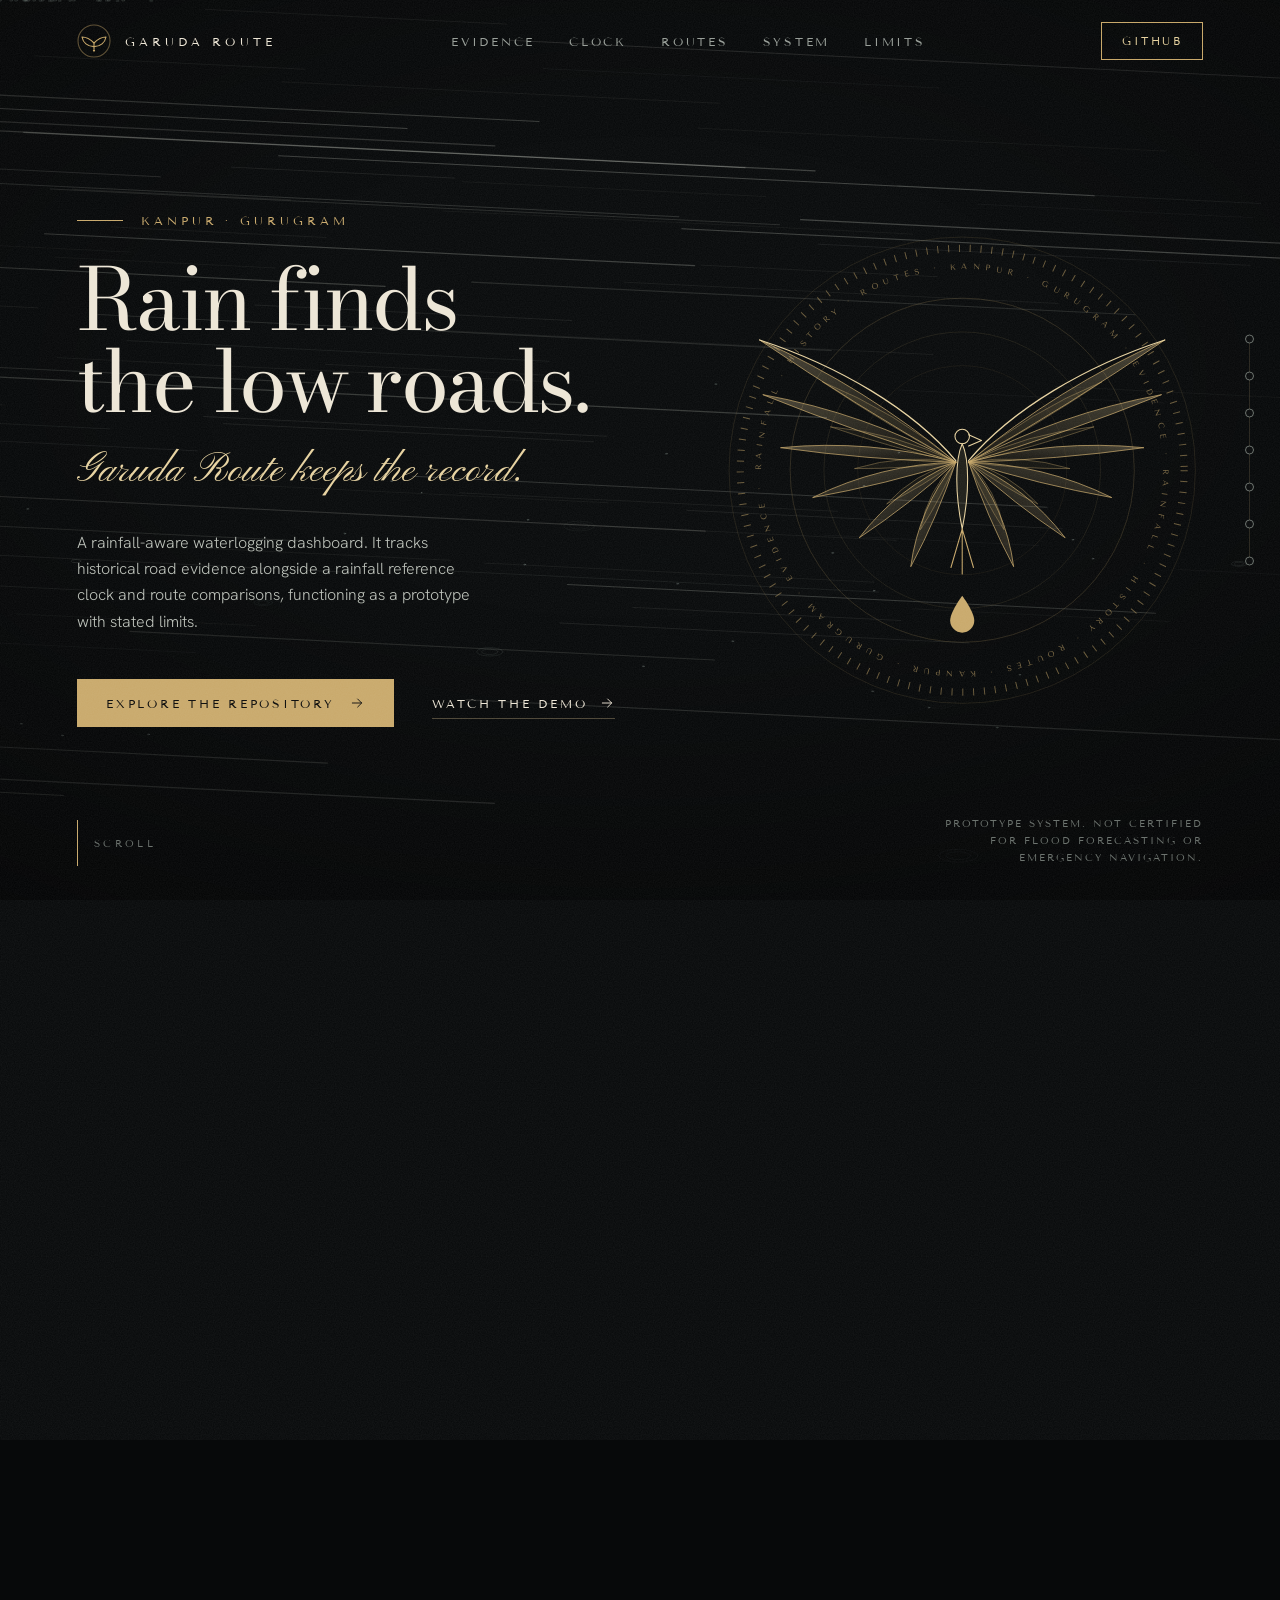
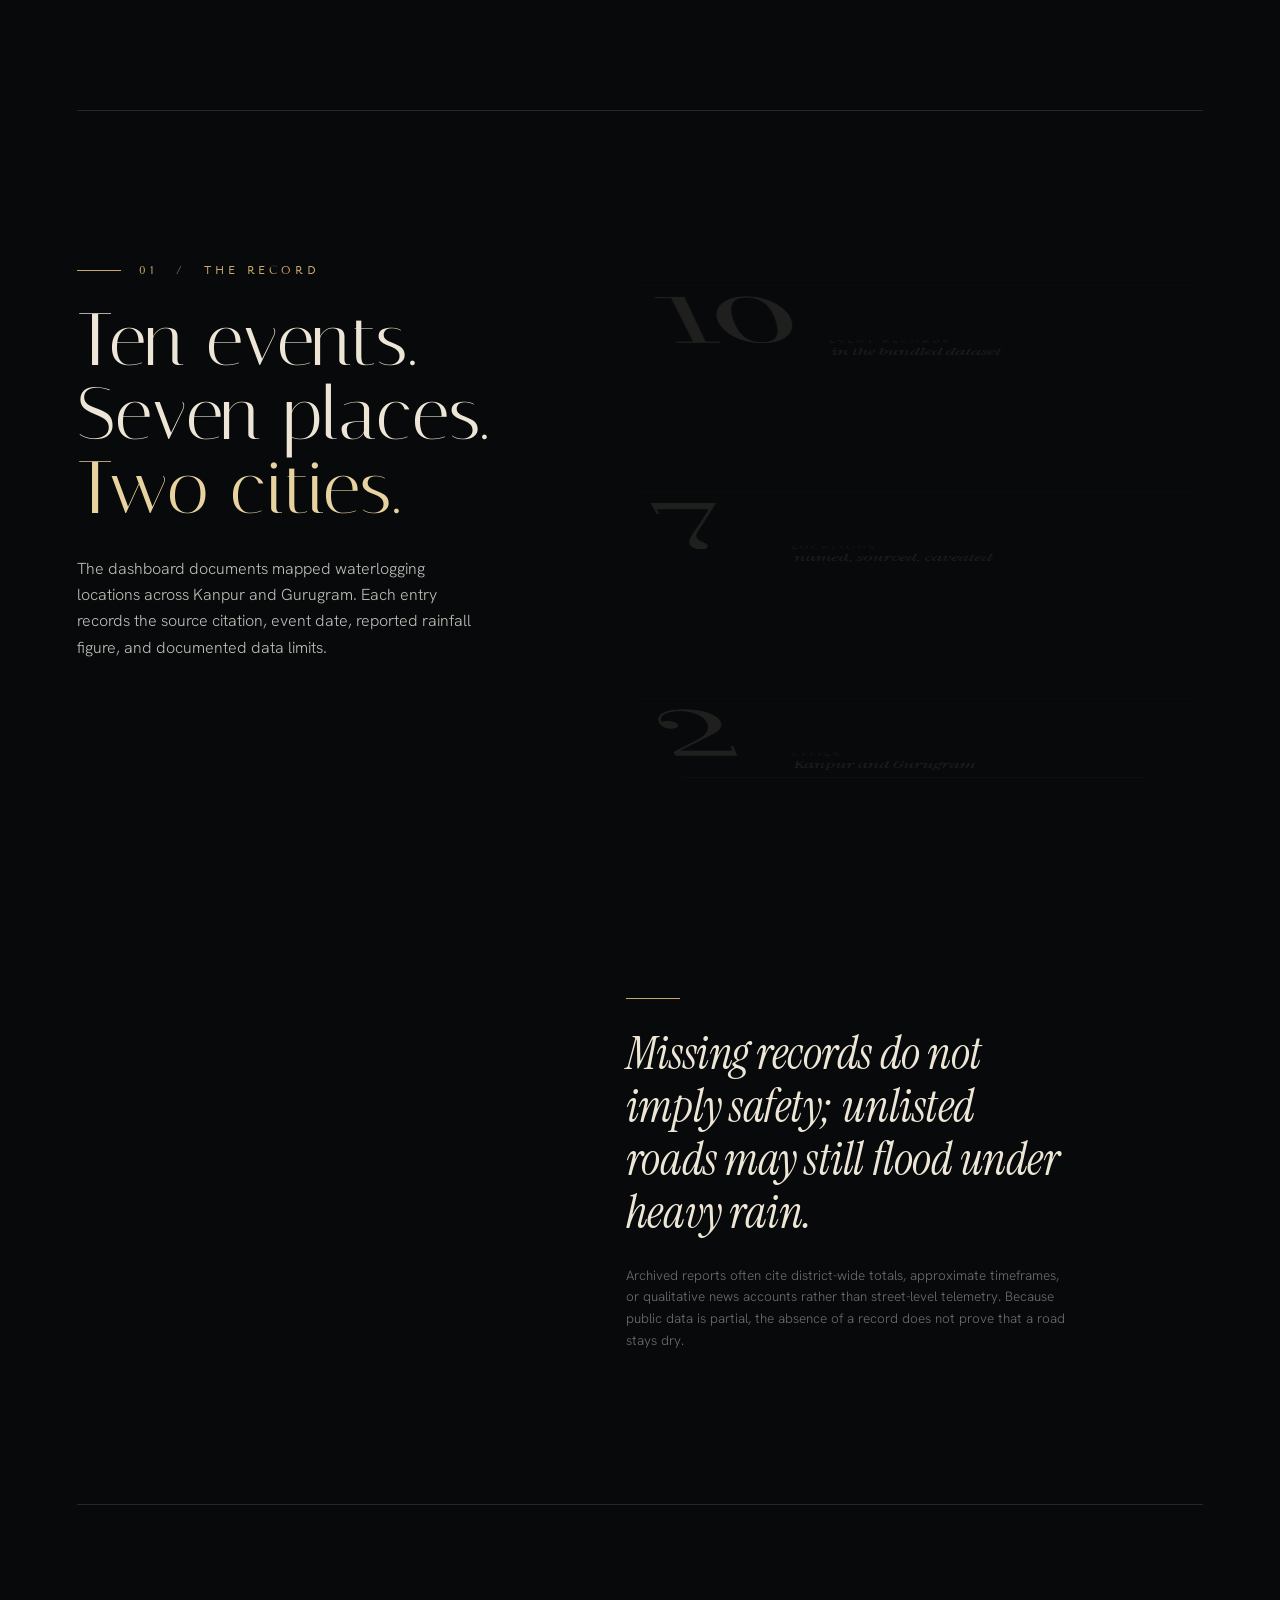
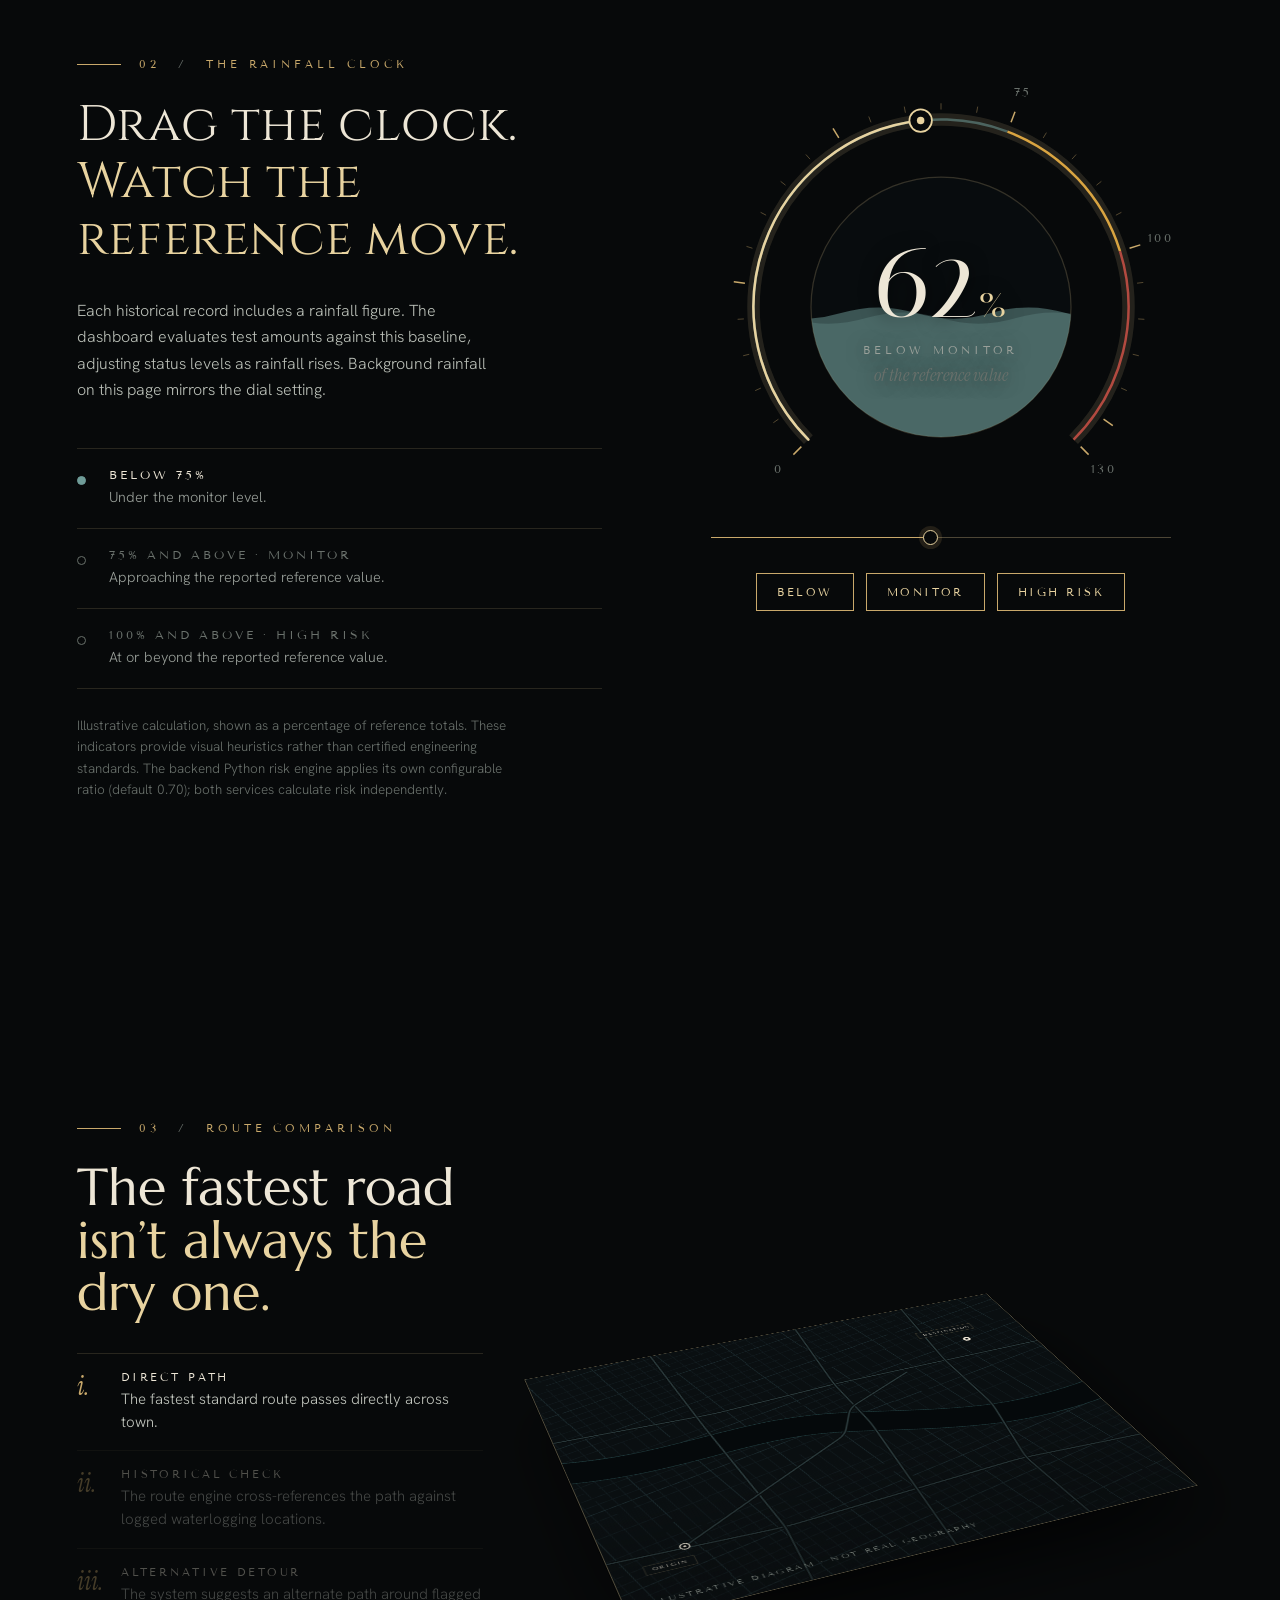
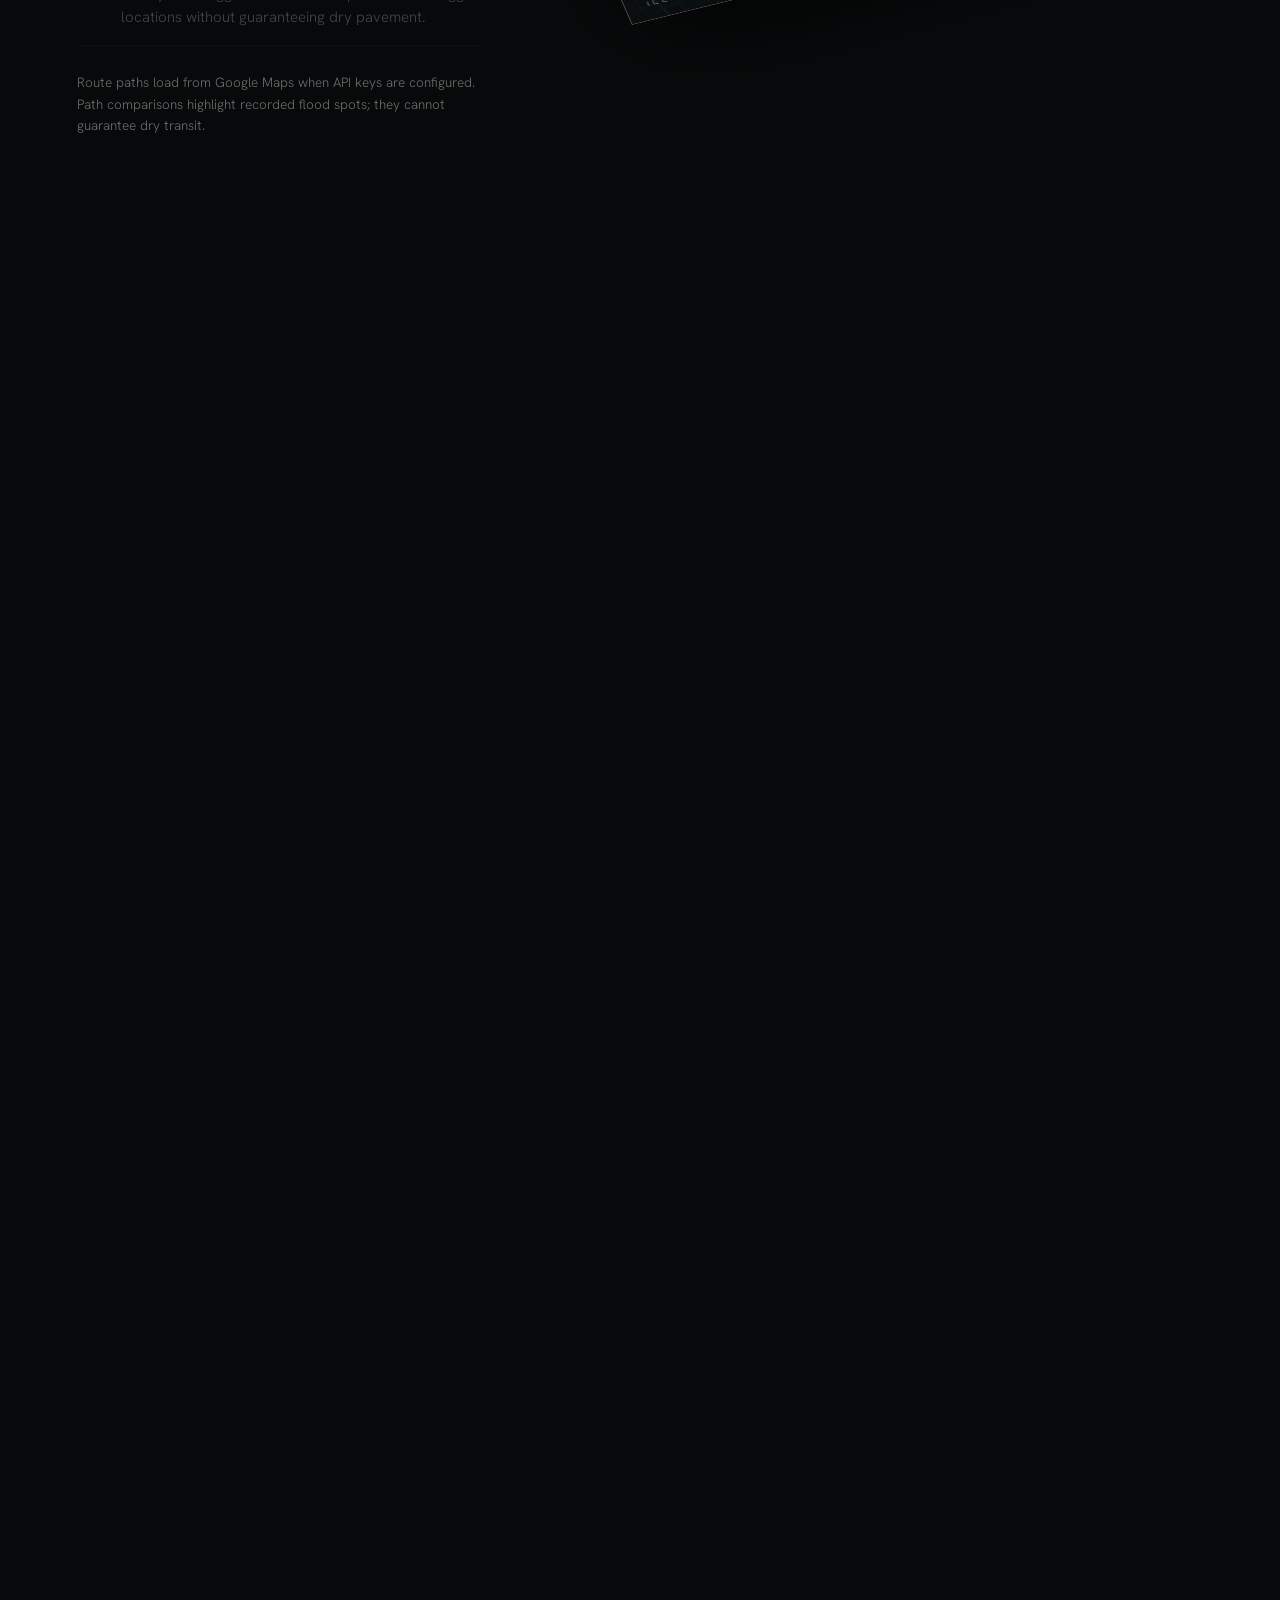
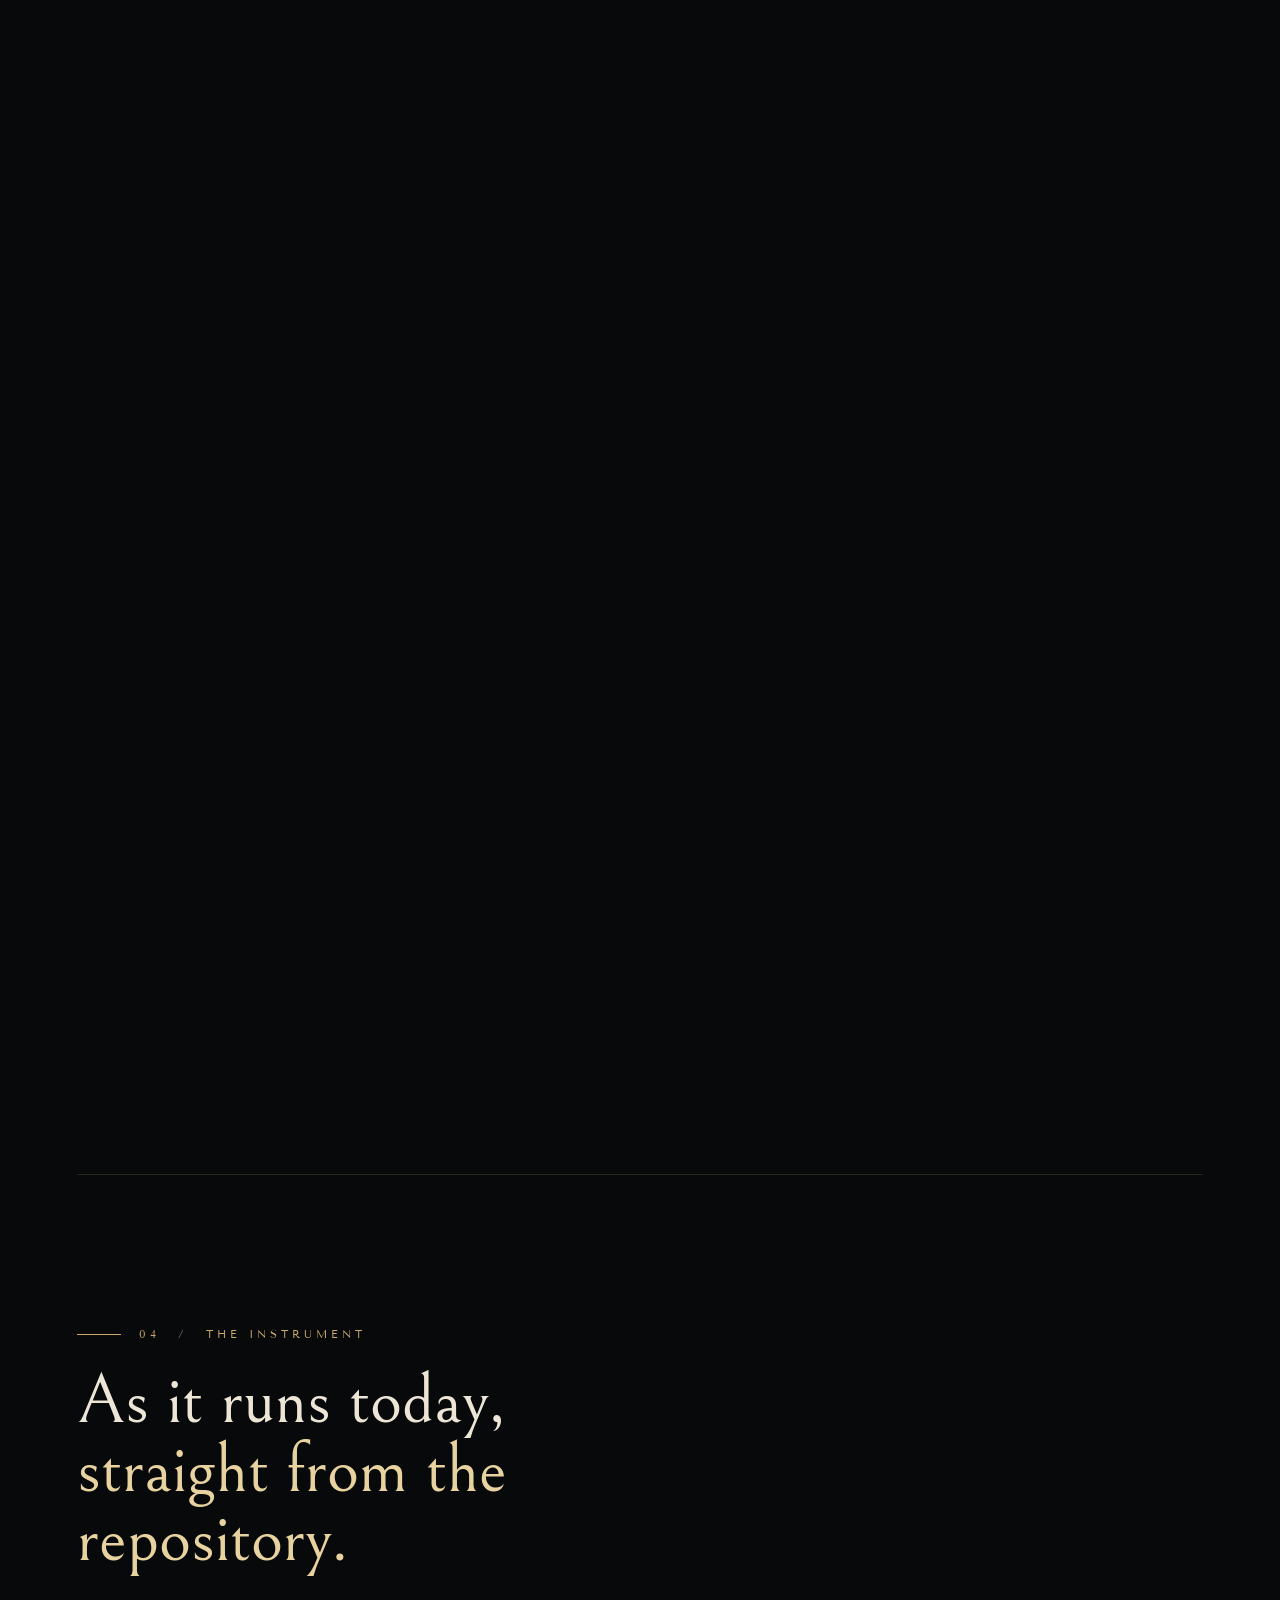
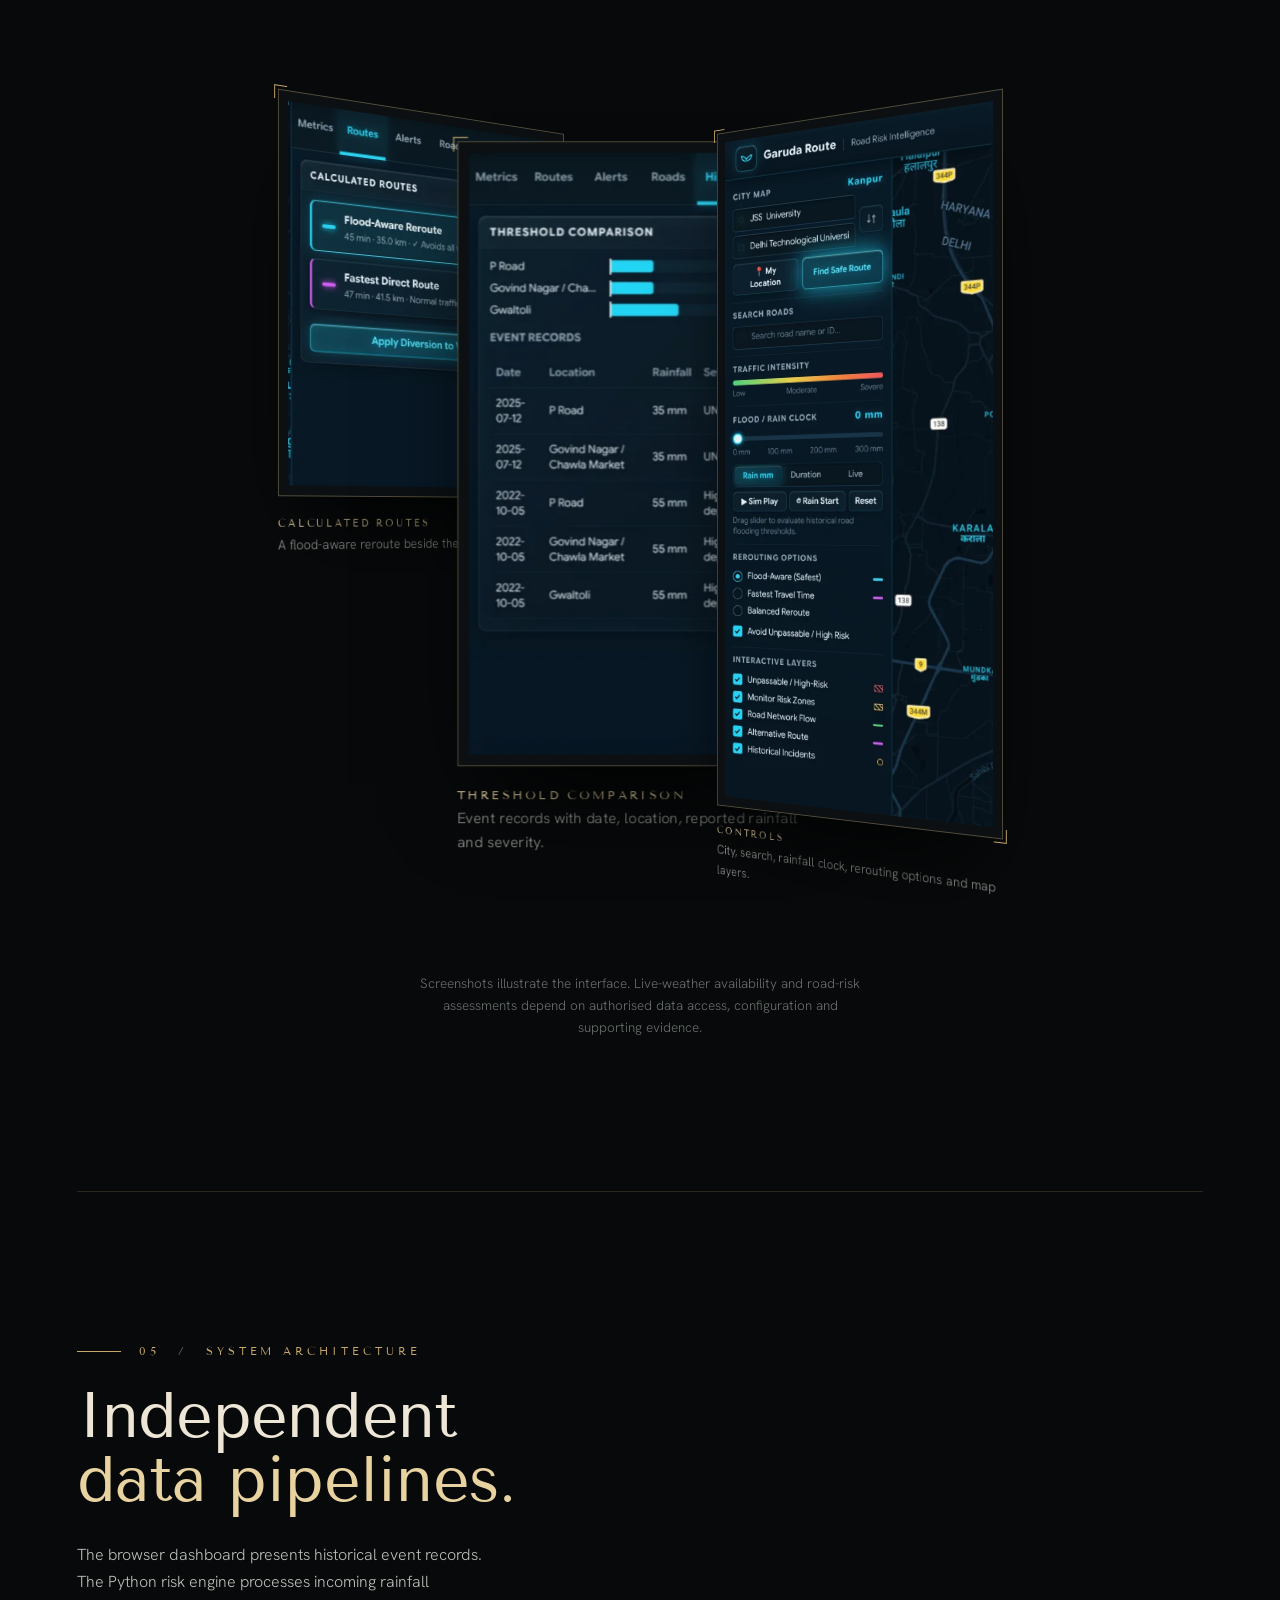
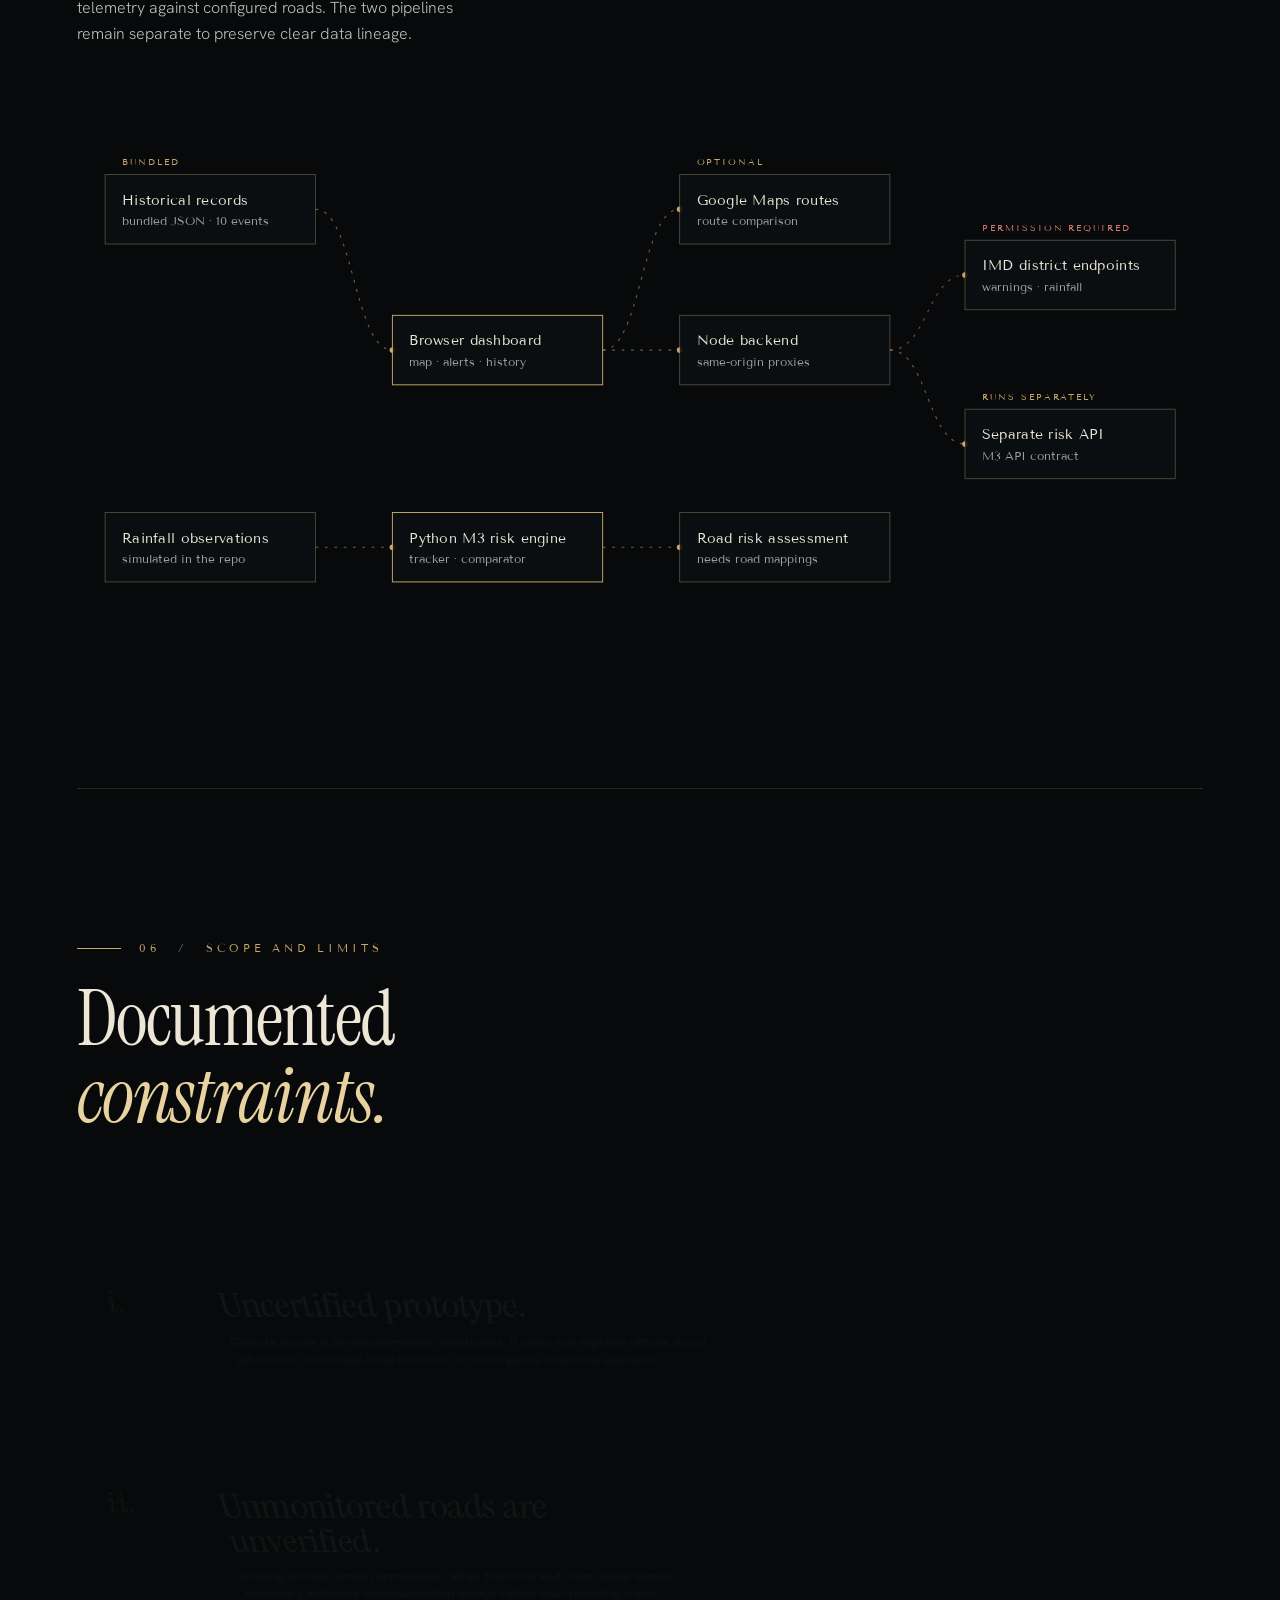
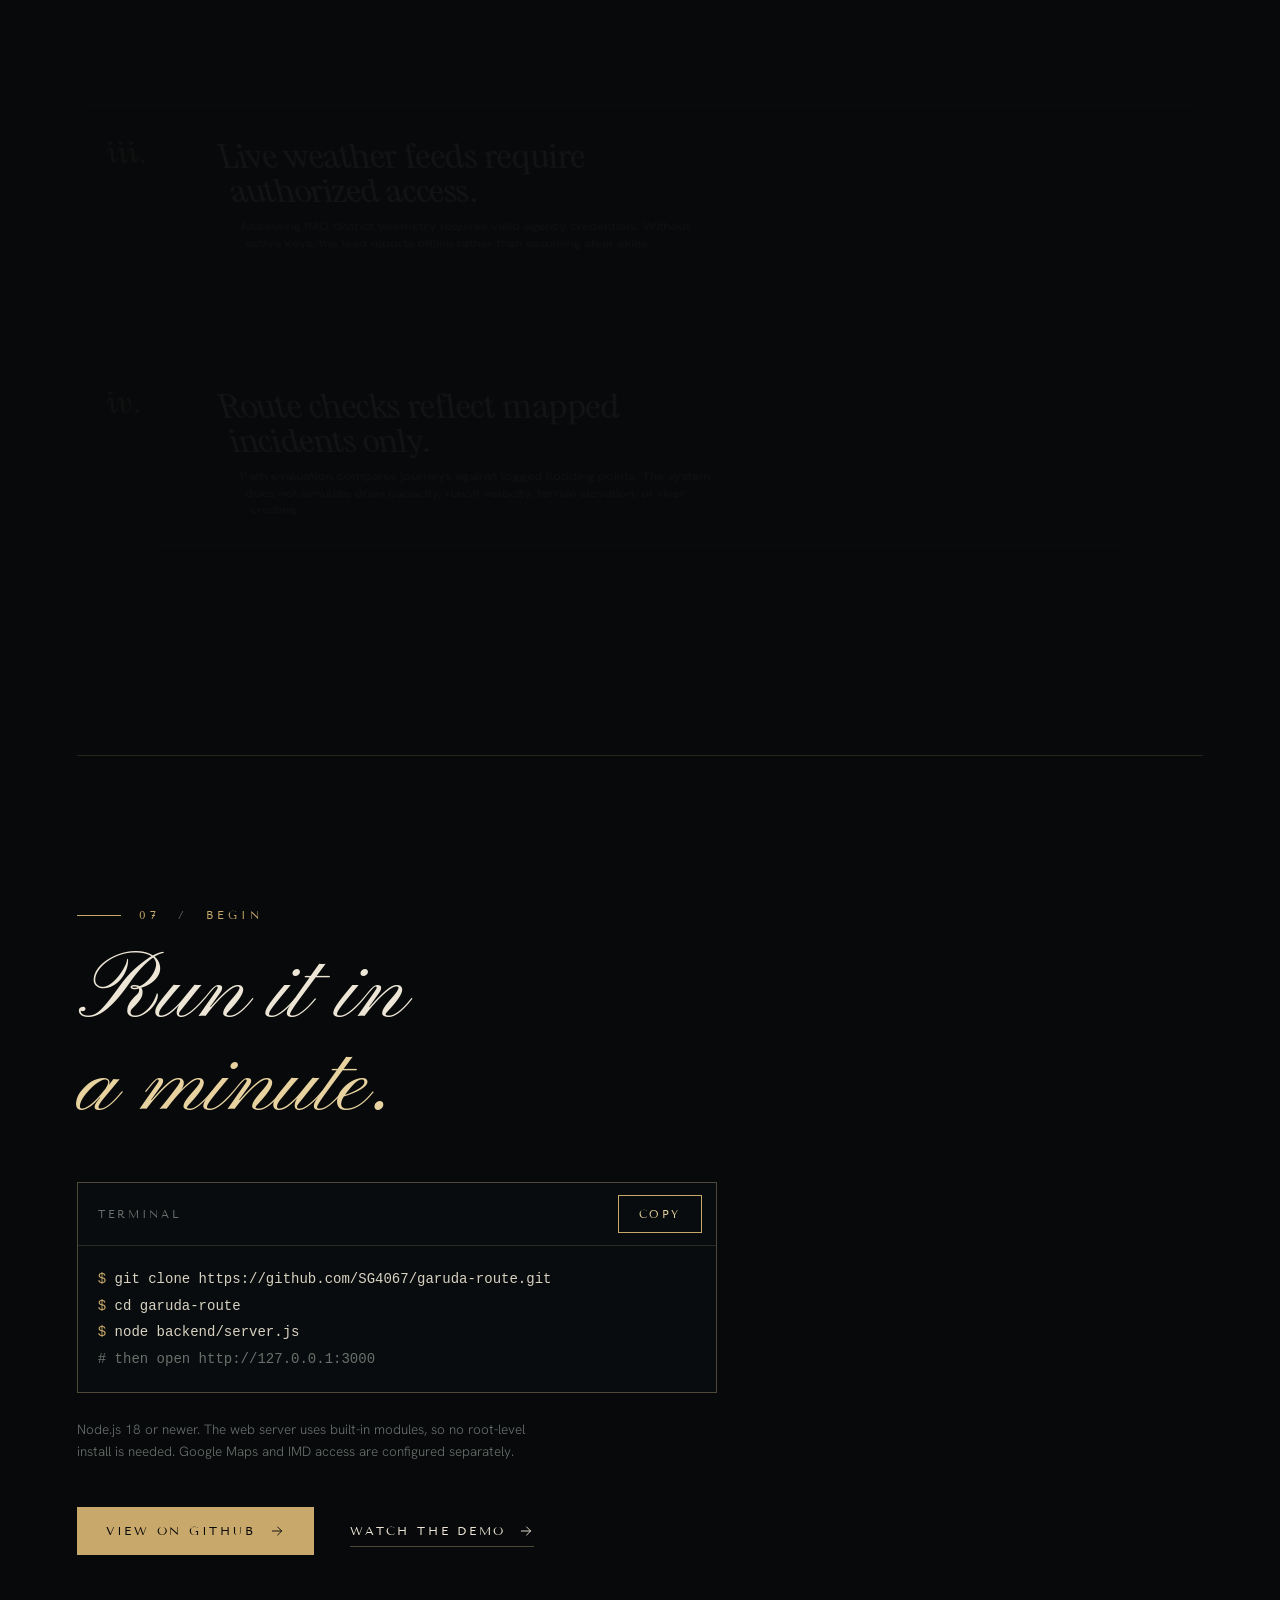
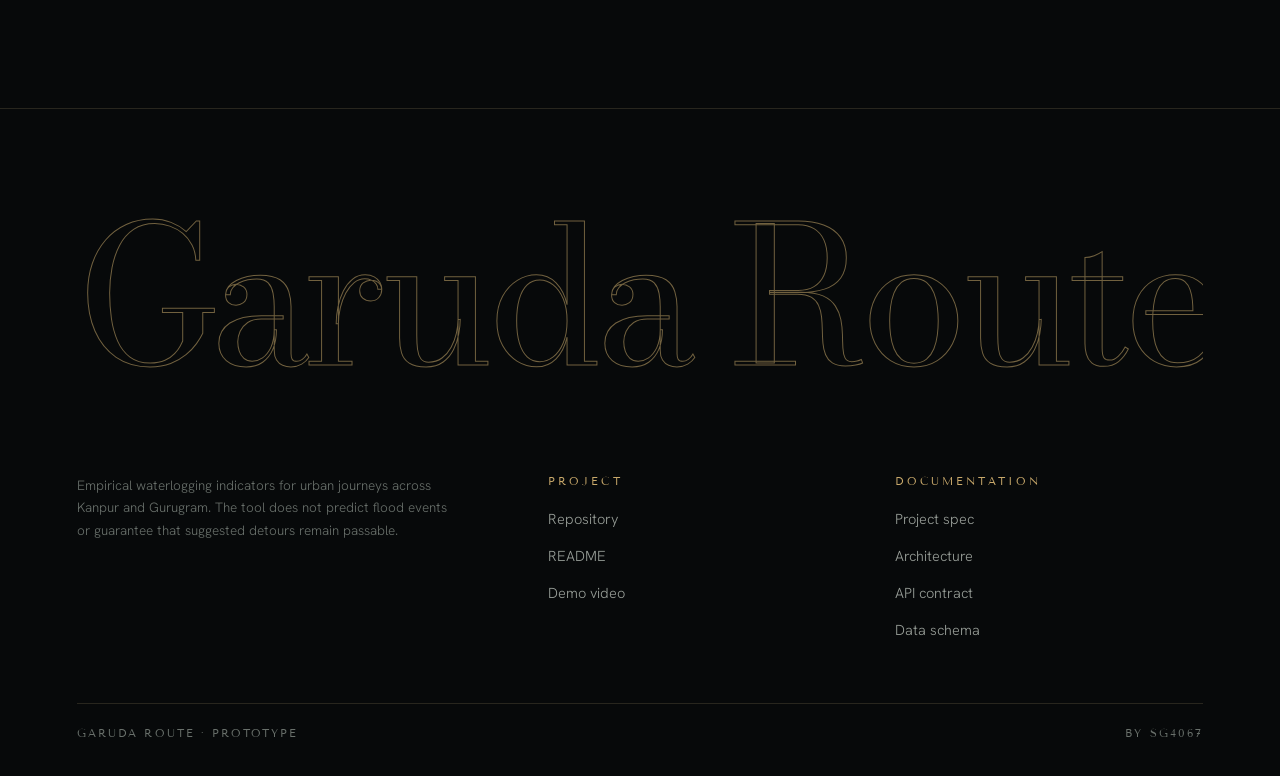
<file: index.html>
<!DOCTYPE html>
<html lang="en">
  <head>
    <meta charset="utf-8" />
    <meta name="viewport" content="width=device-width, initial-scale=1" />
    <title>Garuda Route: Rain finds the low roads. We keep the record.</title>
    <meta
      name="description"
      content="Garuda Route is a rainfall-aware road waterlogging dashboard for Kanpur and Gurugram: historical road-level evidence, a rainfall clock, and route comparison. A prototype with defined limits."
    />
    <meta name="theme-color" content="#07090A" />

    <meta property="og:type" content="website" />
    <meta property="og:title" content="Garuda Route: Rain finds the low roads." />
    <meta
      property="og:description"
      content="Historical waterlogging evidence, a rainfall clock, and route comparison for Kanpur and Gurugram."
    />
    <meta property="og:image" content="assets/img/og-cover.jpg" />
    <meta name="twitter:card" content="summary_large_image" />

    <link rel="icon" href="assets/svg/favicon.svg" type="image/svg+xml" />

    <!-- Sets the .js flag before first paint; see css/reveal.css -->
    <script src="js/core/js-flag.js"></script>

    <link rel="stylesheet" href="css/tokens.css" />
    <link rel="stylesheet" href="css/fonts.css" />
    <link rel="stylesheet" href="css/base.css" />
    <link rel="stylesheet" href="css/ambient.css" />
    <link rel="stylesheet" href="css/layout.css" />
    <link rel="stylesheet" href="css/reveal.css" />
    <link rel="stylesheet" href="css/components/buttons.css" />
    <link rel="stylesheet" href="css/components/header.css" />
    <link rel="stylesheet" href="css/components/rail.css" />
    <link rel="stylesheet" href="css/components/cursor.css" />
    <link rel="stylesheet" href="css/components/footer.css" />
    <link rel="stylesheet" href="css/sections/hero.css" />
    <link rel="stylesheet" href="css/sections/evidence.css" />
    <link rel="stylesheet" href="css/sections/clock.css" />
    <link rel="stylesheet" href="css/sections/routes.css" />
    <link rel="stylesheet" href="css/sections/instrument.css" />
    <link rel="stylesheet" href="css/sections/system.css" />
    <link rel="stylesheet" href="css/sections/limits.css" />
    <link rel="stylesheet" href="css/sections/start.css" />
    <link rel="stylesheet" href="css/reduced-motion.css" />

    <script defer src="js/core/env.js"></script>
    <script defer src="js/core/math.js"></script>
    <script defer src="js/core/dom.js"></script>
    <script defer src="js/core/geometry.js"></script>
    <script defer src="js/core/loop.js"></script>
    <script defer src="js/data/emblem.js"></script>
    <script defer src="js/data/route-map.js"></script>
    <script defer src="js/data/system-diagram.js"></script>
    <script defer src="js/art/emblem-wing.js"></script>
    <script defer src="js/art/route-map.js"></script>
    <script defer src="js/art/system-diagram.js"></script>
    <script defer src="js/features/fonts.js"></script>
    <script defer src="js/features/pointer.js"></script>
    <script defer src="js/features/rain-canvas.js"></script>
    <script defer src="js/features/cursor.js"></script>
    <script defer src="js/features/interactions.js"></script>
    <script defer src="js/features/reveal.js"></script>
    <script defer src="js/features/rainfall-dial.js"></script>
    <script defer src="js/features/copy-button.js"></script>
    <script defer src="js/features/chrome.js"></script>
    <script defer src="js/features/hero-scroll.js"></script>
    <script defer src="js/features/depth-rows.js"></script>
    <script defer src="js/features/route-scene.js"></script>
    <script defer src="js/features/gallery-fan.js"></script>
    <script defer src="js/main.js"></script>
  </head>

  <body>
<a class="skip" href="#evidence">Skip to content</a>
<svg class="sprite" aria-hidden="true" focusable="false"><symbol id="i-arrow" viewBox="0 0 24 24"><path d="M5 12h14M13 6l6 6-6 6"/></symbol></svg>
<canvas id="bg" aria-hidden="true"></canvas>
<div class="grain" aria-hidden="true"></div>
<div class="progress" id="progress" aria-hidden="true"></div>
<div class="cur-dot" id="curDot" aria-hidden="true"><i></i></div>
<div class="cur-ring" id="curRing" aria-hidden="true"><i></i><span></span></div>

<!-- ===== header ===== -->
<header class="top" id="top">
  <a class="brand" href="#hero" data-cursor="link" aria-label="Garuda Route, back to top">
    <img src="assets/svg/logo-mark.svg" alt="" width="34" height="34">
    <b>Garuda Route</b>
  </a>
  <nav class="nav" aria-label="Primary">
    <a href="#evidence">Evidence</a><a href="#clock">Clock</a><a href="#routes">Routes</a><a href="#system">System</a><a href="#limits">Limits</a>
  </nav>
  <a class="btn btn--sm magnetic" href="https://github.com/SG4067/garuda-route" target="_blank" rel="noopener">GitHub</a>
</header>

<nav class="rail" id="rail" aria-label="Page sections">
  <ol>
    <span class="fill" id="railFill"></span>
    <li><a href="#evidence" data-sec="evidence"><span class="lbl">Evidence</span><i></i></a></li>
    <li><a href="#clock" data-sec="clock"><span class="lbl">Clock</span><i></i></a></li>
    <li><a href="#routes" data-sec="routes"><span class="lbl">Routes</span><i></i></a></li>
    <li><a href="#instrument" data-sec="instrument"><span class="lbl">Instrument</span><i></i></a></li>
    <li><a href="#system" data-sec="system"><span class="lbl">System</span><i></i></a></li>
    <li><a href="#limits" data-sec="limits"><span class="lbl">Limits</span><i></i></a></li>
    <li><a href="#start" data-sec="start"><span class="lbl">Start</span><i></i></a></li>
  </ol>
</nav>

<main>
<!-- ===== hero ===== -->
<section class="hero" id="hero">
  <div class="hero-pin">
  <div class="hero-grid">
    <div class="hero-copy" id="heroCopy">
      <div class="eyebrow reveal">Kanpur · Gurugram</div>
      <h1>
        <span class="line" style="--i:1"><span>Rain finds</span></span>
        <span class="line" style="--i:2"><span>the low roads.</span></span>
        <span class="line sub" style="--i:4"><span><em>Garuda Route keeps the record.</em></span></span>
      </h1>
      <p class="lede reveal" style="--d:.5s">A rainfall-aware waterlogging dashboard. It tracks historical road evidence alongside a rainfall reference clock and route comparisons, functioning as a prototype with stated limits.</p>
      <div class="hero-cta reveal" style="--d:.65s">
        <a class="btn btn--fill magnetic" href="https://github.com/SG4067/garuda-route" target="_blank" rel="noopener">Explore the repository
          <svg class="icon" aria-hidden="true"><use href="#i-arrow"/></svg></a>
        <a class="link" href="https://youtube.com/shorts/L_Qpsq48dAU?si=PIr9pBsefdJdHPjI" target="_blank" rel="noopener" data-cursor="play" data-label="Play">Watch the demo
          <svg class="icon" aria-hidden="true"><use href="#i-arrow"/></svg></a>
      </div>
    </div>

    <div class="emblem" id="emblem" aria-hidden="true">
      <svg class="l-rings" viewBox="0 0 600 600">
        <defs><path id="ringPath" d="M300 300m-250 0a250 250 0 1 1 500 0a250 250 0 1 1-500 0"/></defs>
        <g fill="none" stroke="#C9A96B">
          <circle cx="300" cy="300" r="290" stroke-opacity=".16"/>
          <circle cx="300" cy="300" r="214" stroke-opacity=".24"/>
          <circle cx="300" cy="300" r="172" stroke-opacity=".14"/>
          <circle cx="300" cy="300" r="130" stroke-opacity=".1"/>
          <circle class="spin" cx="300" cy="300" r="276" stroke-width="9" stroke-dasharray="1.2 12.3" stroke-opacity=".5"/>
        </g>
        <g class="spin rev"><text fill="#C9A96B" fill-opacity=".62" font-family="Tenor Sans,sans-serif" font-size="10" letter-spacing="6"><textPath href="#ringPath" textLength="1555" lengthAdjust="spacing">RAINFALL · HISTORY · ROUTES · KANPUR · GURUGRAM · EVIDENCE · RAINFALL · HISTORY · ROUTES · KANPUR · GURUGRAM · EVIDENCE ·</textPath></text></g>
      </svg>
      <svg class="l-wing" viewBox="0 0 600 600">
        <defs>
          <linearGradient id="wg" x1="0" y1="0" x2="1" y2="1"><stop offset="0" stop-color="#E8D3A0" stop-opacity=".30"/><stop offset="1" stop-color="#C9A96B" stop-opacity=".02"/></linearGradient>
          <g id="wingL" stroke-linecap="round" stroke-linejoin="round"></g>
        </defs>
        <g class="wl"><use href="#wingL"/></g>
        <g class="wr"><use href="#wingL" transform="translate(600 0) scale(-1 1)"/></g>
        <g fill="none" stroke="#E8D3A0" stroke-width="1.3" stroke-linecap="round" stroke-linejoin="round">
          <circle cx="300" cy="258" r="9"/><path d="M308 256l16 7-16 7"/>
          <path d="M300 267c-9 20-9 62 0 106 9-44 9-86 0-106z" fill="rgba(232,211,160,.1)"/>
          <path d="M300 373l-14 48M300 373v56M300 373l14 48" stroke="#C9A96B"/>
        </g>
      </svg>
      <svg class="l-drop" viewBox="0 0 600 600">
        <g fill="none" stroke="#E8D3A0" stroke-width="1">
          <ellipse class="rip" cx="300" cy="500" rx="84" ry="20"/><ellipse class="rip" cx="300" cy="500" rx="84" ry="20"/><ellipse class="rip" cx="300" cy="500" rx="84" ry="20"/>
        </g>
        <path d="M300 456c0 0-15 20-15 31a15 15 0 0 0 30 0c0-11-15-31-15-31z" fill="#C9A96B"/>
      </svg>
    </div>
  </div>
  <div class="cue" aria-hidden="true"><i></i>Scroll</div>
  <div class="hero-note">Prototype system. Not certified for flood forecasting or emergency navigation.</div>
  </div>
</section>

<!-- ===== 01 evidence ===== -->
<section id="evidence">
  <div class="split">
    <div class="sticky-col">
      <div class="kicker reveal">01 <b>/</b> The record</div>
      <h2 class="heading">
        <span class="line" style="--i:0"><span>Ten events.</span></span>
        <span class="line" style="--i:1"><span>Seven places.</span></span>
        <span class="line" style="--i:2"><span><em>Two cities.</em></span></span>
      </h2>
      <p class="lede reveal">The dashboard documents mapped waterlogging locations across Kanpur and Gurugram. Each entry records the source citation, event date, reported rainfall figure, and documented data limits.</p>
    </div>
    <div>
      <div class="stats" id="stats">
        <div class="stat"><b>10</b><span>Event records<em>in the bundled dataset</em></span></div>
        <div class="stat"><b>7</b><span>Locations<em>named, sourced, caveated</em></span></div>
        <div class="stat"><b>2</b><span>Cities<em>Kanpur and Gurugram</em></span></div>
      </div>
      <blockquote class="pull reveal">Missing records do not imply safety; unlisted roads may still flood under heavy rain.</blockquote>
      <p class="fine reveal">Archived reports often cite district-wide totals, approximate timeframes, or qualitative news accounts rather than street-level telemetry. Because public data is partial, the absence of a record does not prove that a road stays dry.</p>
    </div>
  </div>
</section>

<!-- ===== 02 clock ===== -->
<section id="clock" data-state="monitor">
  <div class="split flip">
    <div>
      <div class="kicker reveal">02 <b>/</b> The rainfall clock</div>
      <h2 class="heading">
        <span class="line" style="--i:0"><span>Drag the clock.</span></span>
        <span class="line" style="--i:1"><span><em>Watch the reference move.</em></span></span>
      </h2>
      <p class="lede reveal">Each historical record includes a rainfall figure. The dashboard evaluates test amounts against this baseline, adjusting status levels as rainfall rises. Background rainfall on this page mirrors the dial setting.</p>
      <ul class="legend reveal">
        <li data-s="below"><i></i><div><b>Below 75%</b><span>Under the monitor level.</span></div></li>
        <li data-s="monitor"><i></i><div><b>75% and above · Monitor</b><span>Approaching the reported reference value.</span></div></li>
        <li data-s="high"><i></i><div><b>100% and above · High risk</b><span>At or beyond the reported reference value.</span></div></li>
      </ul>
      <p class="fine reveal">Illustrative calculation, shown as a percentage of reference totals. These indicators provide visual heuristics rather than certified engineering standards. The backend Python risk engine applies its own configurable ratio (default 0.70); both services calculate risk independently.</p>
    </div>
    <div class="dial-wrap">
      <div class="dial" id="dialBox" data-cursor="drag" data-label="Drag">
        <svg id="dial" viewBox="0 0 400 400" role="presentation">
          <defs><clipPath id="wclip"><circle cx="200" cy="200" r="104"/></clipPath></defs>
          <circle cx="200" cy="200" r="104" fill="#080C0E" stroke="rgba(214,190,140,.22)"/>
          <g clip-path="url(#wclip)">
            <g id="waterG"><g class="wv"><path id="w1" class="wave1"/></g><g class="wv b"><path id="w2" class="wave2"/></g></g>
          </g>
          <g id="dTicks"></g><g id="dSegs" fill="none" stroke-linecap="butt"></g>
          <path id="dProg" fill="none" stroke="#E8D3A0" stroke-width="2" stroke-linecap="round"/>
          <g id="dLabels" font-family="Tenor Sans,sans-serif" font-size="9.5" letter-spacing="2" fill="#69706B" text-anchor="middle"></g>
          <g id="dHandle"><circle r="24" fill="transparent"/><circle r="9" fill="#07090A" stroke="#E8D3A0" stroke-width="1.4"/><circle r="3" fill="#E8D3A0"/></g>
        </svg>
        <div class="dial-read"><b><span id="dVal">62</span><small>%</small></b><span id="dState">Monitor</span><em>of the reference value</em></div>
      </div>
      <input class="range" id="rain" type="range" min="0" max="130" step="1" value="62" aria-label="Rainfall as a percentage of the reference value">
      <div class="presets">
        <button class="btn btn--sm" data-set="40" type="button">Below</button>
        <button class="btn btn--sm" data-set="80" type="button">Monitor</button>
        <button class="btn btn--sm" data-set="112" type="button">High risk</button>
      </div>
    </div>
  </div>
</section>

<!-- ===== 03 routes ===== -->
<section class="scene" id="routes" data-step="1">
  <div class="scene-sticky">
    <div>
      <div class="kicker">03 <b>/</b> Route comparison</div>
      <h2 class="heading in">
        <span class="line" style="--i:0"><span>The fastest road</span></span>
        <span class="line" style="--i:1"><span><em>isn’t always the dry one.</em></span></span>
      </h2>
      <ol class="steps" id="steps">
        <li class="step on"><b>i.</b><span><strong>Direct path</strong>The fastest standard route passes directly across town.</span></li>
        <li class="step"><b>ii.</b><span><strong>Historical check</strong>The route engine cross-references the path against logged waterlogging locations.</span></li>
        <li class="step"><b>iii.</b><span><strong>Alternative detour</strong>The system suggests an alternate path around flagged locations without guaranteeing dry pavement.</span></li>
      </ol>
      <p class="fine">Route paths load from Google Maps when API keys are configured. Path comparisons highlight recorded flood spots; they cannot guarantee dry transit.</p>
    </div>
    <div class="stage">
      <div class="plane" id="plane">
        <svg id="routeMap" viewBox="0 0 1000 800" preserveAspectRatio="xMidYMid slice" role="img" aria-label="Illustrative diagram: a direct route passing flagged locations and a longer alternative route that avoids them. Not real geography.">
          <defs>
            <filter id="m-blur" filterUnits="userSpaceOnUse" x="-100" y="-100" width="1200" height="1000"><feGaussianBlur stdDeviation="6"/></filter>
            <pattern id="m-hatch" width="8" height="8" patternUnits="userSpaceOnUse" patternTransform="rotate(45)"><rect width="8" height="8" fill="rgba(178,74,64,.12)"/><line x1="0" y1="0" x2="0" y2="8" stroke="rgba(178,74,64,.6)" stroke-width="1.6"/></pattern>
            <clipPath id="m-clip"><rect width="1000" height="800"/></clipPath>
          </defs>
          <g clip-path="url(#m-clip)">
            <g id="mStreets"></g>
            <path class="m-bank" d="M-30 350C190 410 330 320 520 380S810 490 1030 440"/>
            <path class="m-water" d="M-30 350C190 410 330 320 520 380S810 490 1030 440"/>
            <g id="mArt"></g>
            <g id="mZones"></g>
            <path id="rFastC" class="r-fast-c" pathLength="1"/><path id="rFast" class="r-fast" pathLength="1"/>
            <path id="rAltG" class="r-alt-g" pathLength="1"/><path id="rAltC" class="r-alt-c" pathLength="1"/><path id="rAlt" class="r-alt" pathLength="1"/>
            <g id="mFlags"></g>
            <g transform="translate(130 640)"><circle r="8" fill="#07090A" stroke="#EDE6D6" stroke-width="2.4"/><circle r="2.6" fill="#EDE6D6"/></g>
            <g transform="translate(870 170)"><circle r="9" fill="#EDE6D6" stroke="#07090A" stroke-width="2"/><rect x="-2.8" y="-2.8" width="5.6" height="5.6" fill="#07090A"/></g>
            <g class="tag i" transform="translate(52 668)"><rect width="84" height="24"/><text x="12" y="16">ORIGIN</text></g>
            <g class="tag i" transform="translate(782 110)"><rect width="122" height="24"/><text x="12" y="16">DESTINATION</text></g>
            <g class="tag o t-flag" transform="translate(560 292)"><rect width="206" height="40"/><text x="12" y="17">FLAGGED LOCATION</text><text class="s" x="12" y="32">from historical comparison</text></g>
            <g class="tag i t-fast" transform="translate(208 468)"><rect width="168" height="24"/><text x="12" y="16">DIRECT ROUTE</text></g>
            <g class="tag g t-alt" transform="translate(470 704)"><rect width="206" height="40"/><text x="12" y="17">DRIER CANDIDATE</text><text class="s" x="12" y="32">longer, avoids flagged spots</text></g>
          </g>
        </svg>
        <div class="map-cap">Illustrative diagram · not real geography</div>
      </div>
    </div>
  </div>
</section>

<!-- ===== 04 instrument ===== -->
<section id="instrument">
  <div class="kicker reveal">04 <b>/</b> The instrument</div>
  <h2 class="heading">
    <span class="line" style="--i:0"><span>As it runs today,</span></span>
    <span class="line" style="--i:1"><span><em>straight from the repository.</em></span></span>
  </h2>
  <div class="fan" id="fan">
    <figure class="card fig"><div class="tilt-in"><a href="https://github.com/SG4067/garuda-route/blob/main/assets/routes.png" target="_blank" rel="noopener" data-cursor="view" data-label="Open"><div class="shot"><img loading="lazy" decoding="async" src="assets/img/screen-routes.webp" width="428" height="516" alt="Garuda Route's calculated routes panel comparing a flood-aware reroute with the fastest direct route"></div></a></div><figcaption><b>Calculated routes</b>A flood-aware reroute beside the fastest direct route.</figcaption></figure>
    <figure class="card fig"><div class="tilt-in"><a href="https://github.com/SG4067/garuda-route/blob/main/assets/history.png" target="_blank" rel="noopener" data-cursor="view" data-label="Open"><div class="shot"><img loading="lazy" decoding="async" src="assets/img/screen-history.webp" width="422" height="743" alt="Garuda Route's history panel with a threshold comparison and a table of event records"></div></a></div><figcaption><b>Threshold comparison</b>Event records with date, location, reported rainfall and severity.</figcaption></figure>
    <figure class="card fig"><div class="tilt-in"><a href="https://github.com/SG4067/garuda-route/blob/main/assets/controls.png" target="_blank" rel="noopener" data-cursor="view" data-label="Open"><div class="shot"><img loading="lazy" decoding="async" src="assets/img/screen-controls.webp" width="462" height="1052" alt="Garuda Route's control panel with city selection, rainfall clock, rerouting options and map layers"></div></a></div><figcaption><b>Controls</b>City, search, rainfall clock, rerouting options and map layers.</figcaption></figure>
  </div>
  <p class="fine reveal instrument-note">Screenshots illustrate the interface. Live-weather availability and road-risk assessments depend on authorised data access, configuration and supporting evidence.</p>
</section>

<!-- ===== 05 system ===== -->
<section id="system">
  <div class="kicker reveal">05 <b>/</b> System architecture</div>
  <h2 class="heading">
    <span class="line" style="--i:0"><span>Independent</span></span>
    <span class="line" style="--i:1"><span><em>data pipelines.</em></span></span>
  </h2>
  <p class="lede reveal">The browser dashboard presents historical event records. The Python risk engine processes incoming rainfall telemetry against configured roads. The two pipelines remain separate to preserve clear data lineage.</p>
  <div class="diagram" id="diagram">
    <svg id="sysSvg" viewBox="0 0 1200 520" role="img" aria-labelledby="sysT sysD"><title id="sysT">System overview</title><desc id="sysD">Historical records feed the browser dashboard, which shows the map, alerts and history, and optionally calls Google Maps for route comparison. A Node backend proxies IMD district endpoints, which require official permission, and a separate risk API. Rainfall observations feed the Python M3 risk engine, which produces road risk assessments.</desc></svg>
  </div>
</section>

<!-- ===== 06 limits ===== -->
<section id="limits">
  <div class="kicker reveal">06 <b>/</b> Scope and limits</div>
  <h2 class="heading">
    <span class="line" style="--i:0"><span>Documented</span></span>
    <span class="line" style="--i:1"><span><em>constraints.</em></span></span>
  </h2>
  <ol class="limits" id="limitList">
    <li class="limit"><b>i.</b><div><h3>Uncertified prototype.</h3><p>Garuda Route is an experimental dashboard. It does not replace official flood advisories, municipal road closures, or emergency response guidance.</p></div></li>
    <li class="limit"><b>ii.</b><div><h3>Unmonitored roads are unverified.</h3><p>Missing entries remain unmapped rather than marked clear. Stale sensor telemetry indicates communication delays rather than receding water.</p></div></li>
    <li class="limit"><b>iii.</b><div><h3>Live weather feeds require authorized access.</h3><p>Accessing IMD district telemetry requires valid agency credentials. Without active keys, the feed reports offline rather than assuming clear skies.</p></div></li>
    <li class="limit"><b>iv.</b><div><h3>Route checks reflect mapped incidents only.</h3><p>Path evaluation compares journeys against logged flooding points. The system does not simulate drain capacity, runoff velocity, terrain elevation, or river cresting.</p></div></li>
  </ol>
</section>

<!-- ===== start ===== -->
<section class="start" id="start">
  <div class="kicker reveal">07 <b>/</b> Begin</div>
  <h2 class="heading">
    <span class="line" style="--i:0"><span>Run it in</span></span>
    <span class="line" style="--i:1"><span><em>a minute.</em></span></span>
  </h2>
  <div class="code reveal">
    <div class="code-h"><span>Terminal</span><button class="btn btn--sm" id="copyBtn" type="button" data-cursor="copy" data-label="Copy">Copy</button></div>
<pre id="codeText"><span class="p">$</span> git clone https://github.com/SG4067/garuda-route.git
<span class="p">$</span> cd garuda-route
<span class="p">$</span> node backend/server.js
<span class="c"># then open http://127.0.0.1:3000</span></pre>
  </div>
  <p class="fine reveal">Node.js 18 or newer. The web server uses built-in modules, so no root-level install is needed. Google Maps and IMD access are configured separately.</p>
  <div class="cta-row reveal">
    <a class="btn btn--fill magnetic" href="https://github.com/SG4067/garuda-route" target="_blank" rel="noopener">View on GitHub
      <svg class="icon" aria-hidden="true"><use href="#i-arrow"/></svg></a>
    <a class="link" href="https://youtube.com/shorts/L_Qpsq48dAU?si=PIr9pBsefdJdHPjI" target="_blank" rel="noopener" data-cursor="play" data-label="Play">Watch the demo
      <svg class="icon" aria-hidden="true"><use href="#i-arrow"/></svg></a>
  </div>
</section>
</main>

<footer>
  <div class="mega" aria-hidden="true">Garuda Route</div>
  <div class="foot">
    <p>Empirical waterlogging indicators for urban journeys across Kanpur and Gurugram. The tool does not predict flood events or guarantee that suggested detours remain passable.</p>
    <div><h4>Project</h4><ul>
      <li><a href="https://github.com/SG4067/garuda-route" target="_blank" rel="noopener">Repository</a></li>
      <li><a href="https://github.com/SG4067/garuda-route/blob/main/README.md" target="_blank" rel="noopener">README</a></li>
      <li><a href="https://youtube.com/shorts/L_Qpsq48dAU?si=PIr9pBsefdJdHPjI" target="_blank" rel="noopener">Demo video</a></li></ul></div>
    <div><h4>Documentation</h4><ul>
      <li><a href="https://github.com/SG4067/garuda-route/blob/main/PROJECT_SPEC.md" target="_blank" rel="noopener">Project spec</a></li>
      <li><a href="https://github.com/SG4067/garuda-route/blob/main/ARCHITECTURE.md" target="_blank" rel="noopener">Architecture</a></li>
      <li><a href="https://github.com/SG4067/garuda-route/blob/main/API_CONTRACT.md" target="_blank" rel="noopener">API contract</a></li>
      <li><a href="https://github.com/SG4067/garuda-route/blob/main/DATA_SCHEMA.md" target="_blank" rel="noopener">Data schema</a></li></ul></div>
  </div>
  <div class="legal"><span>Garuda Route · prototype</span><span>By SG4067</span></div>
</footer>
  </body>
</html>
</file>
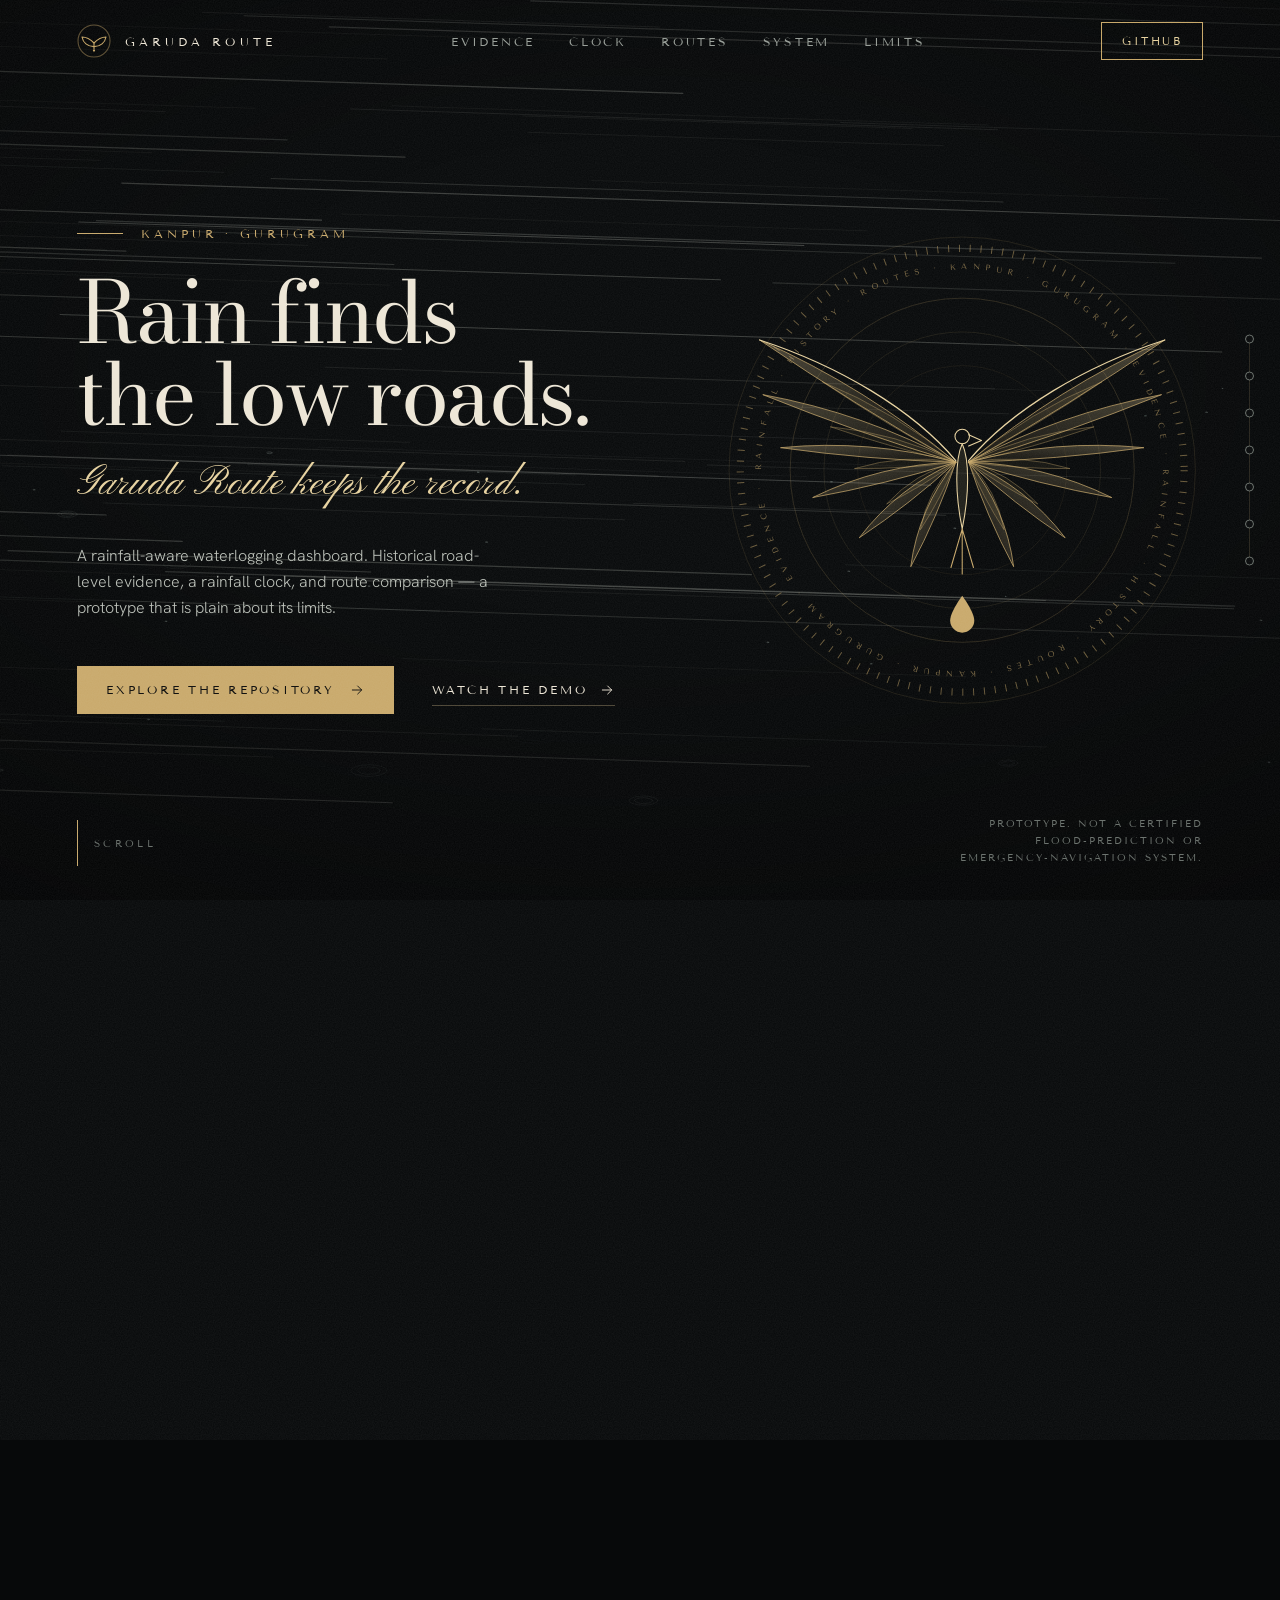
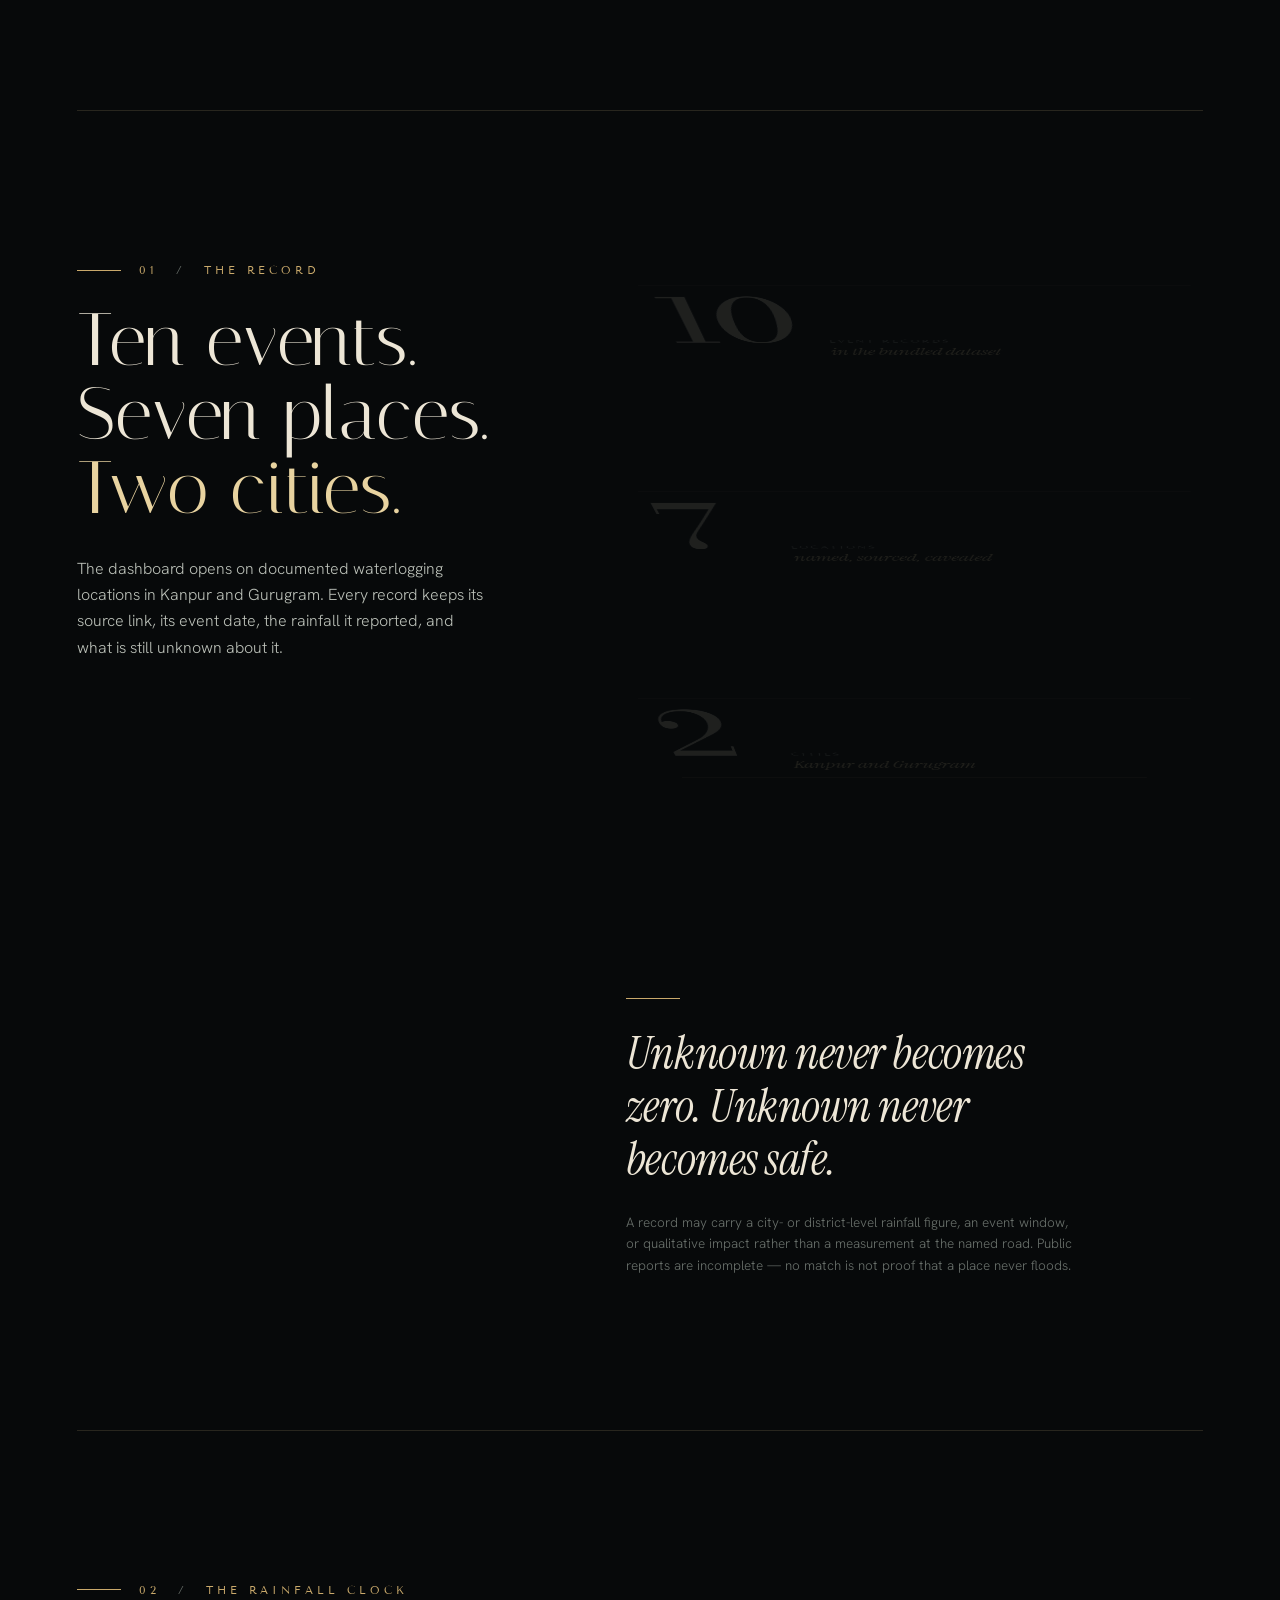
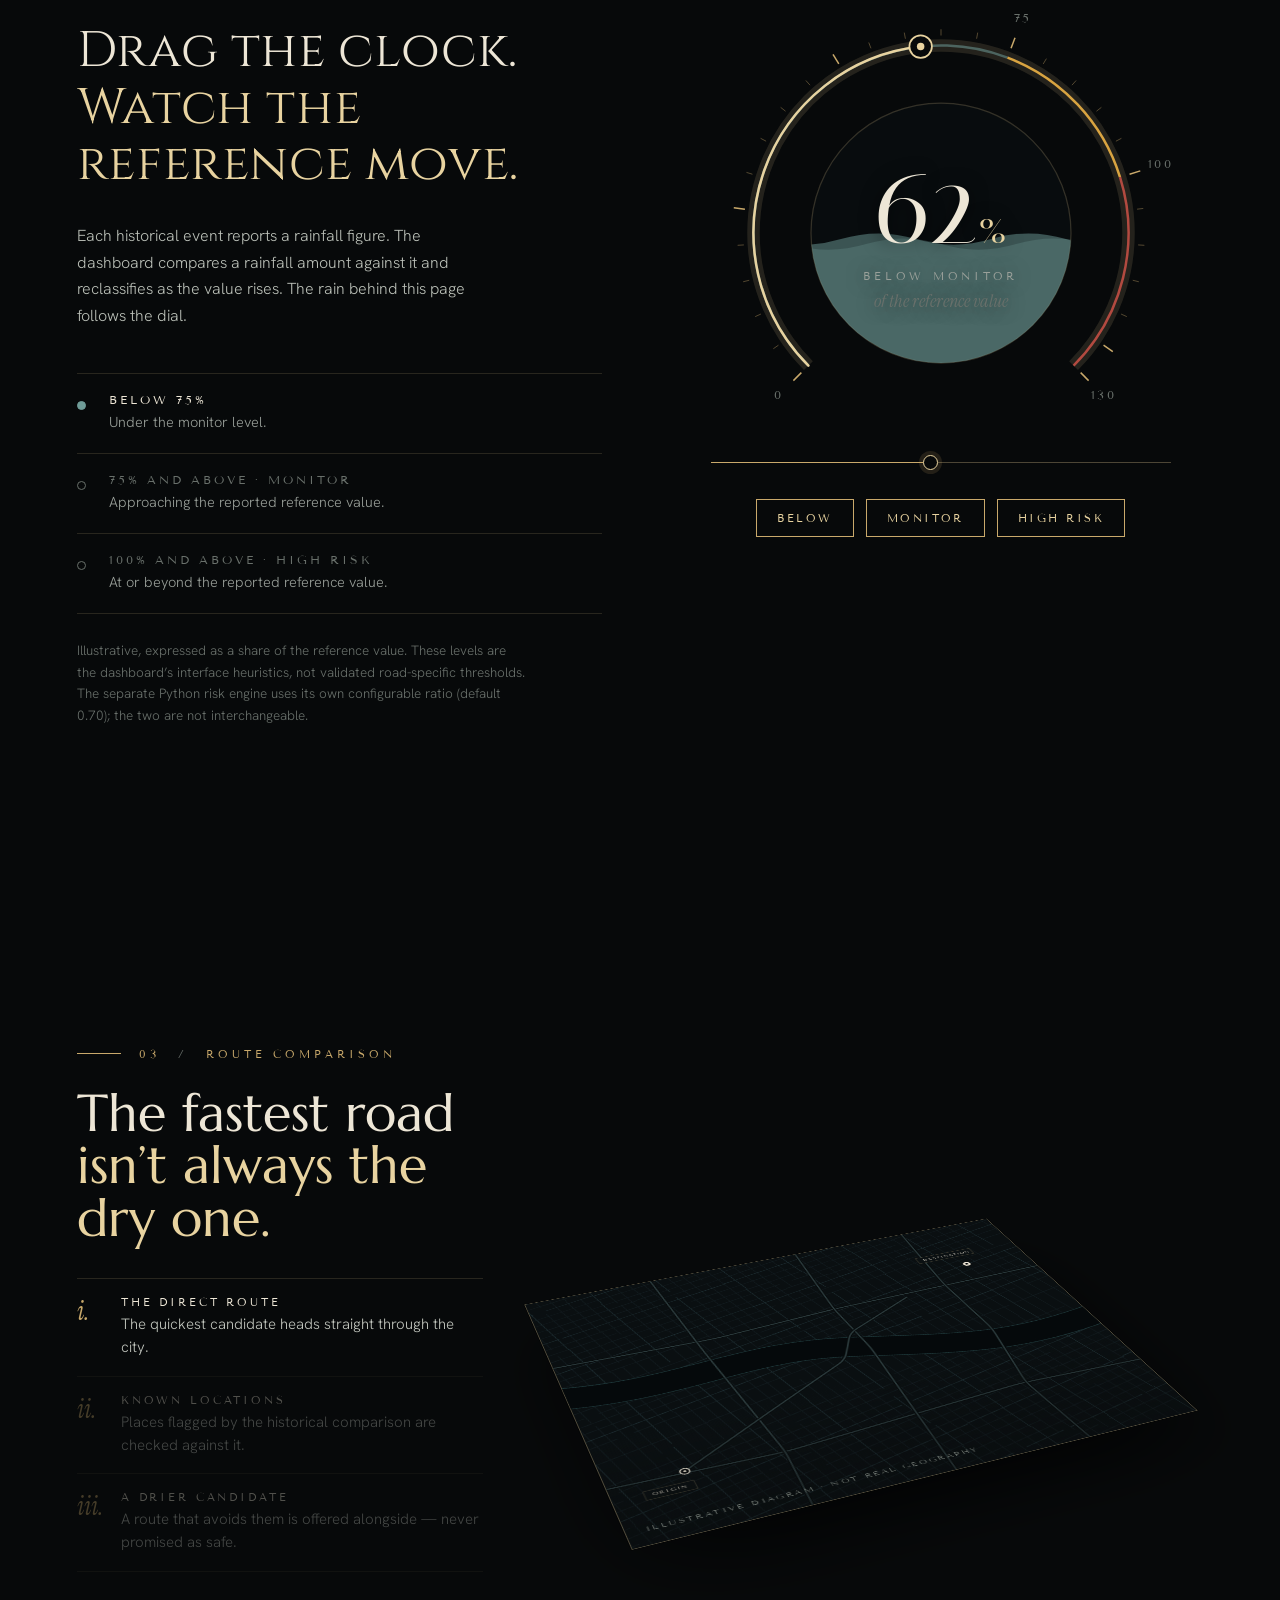
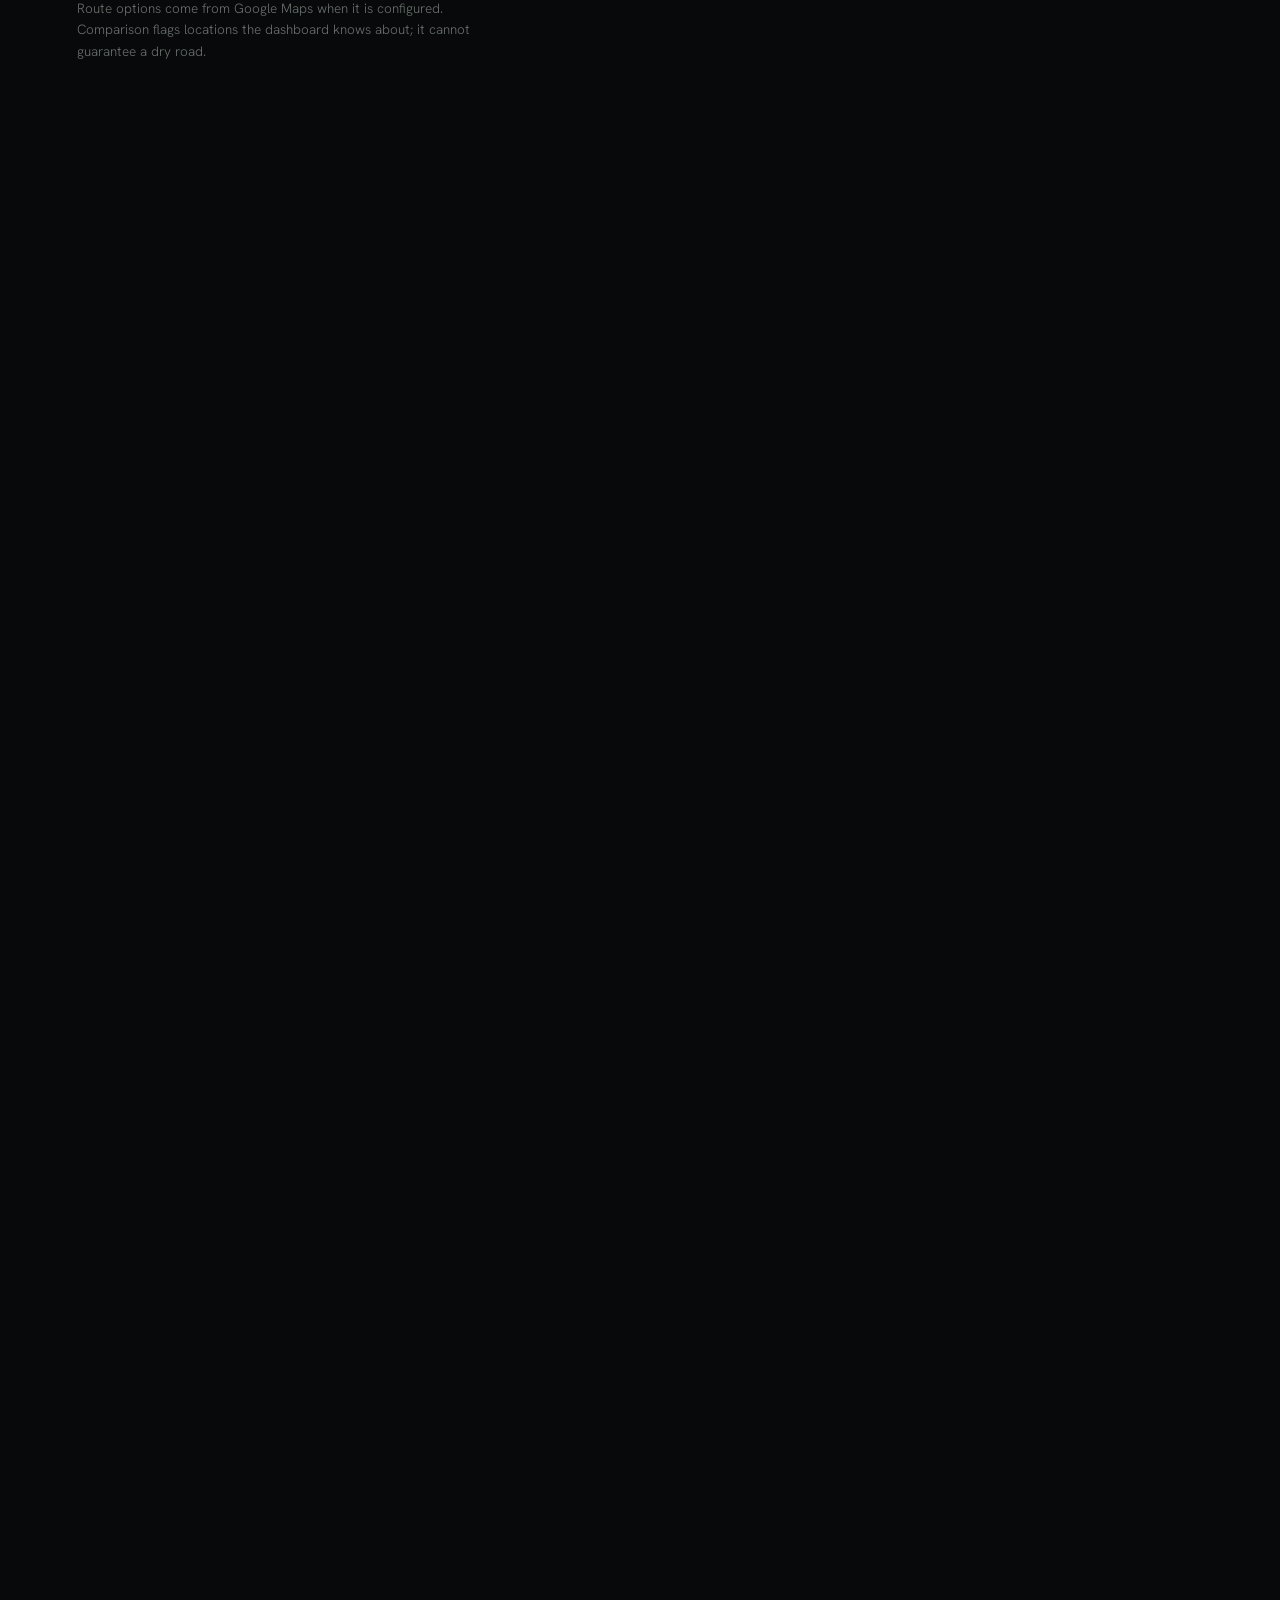
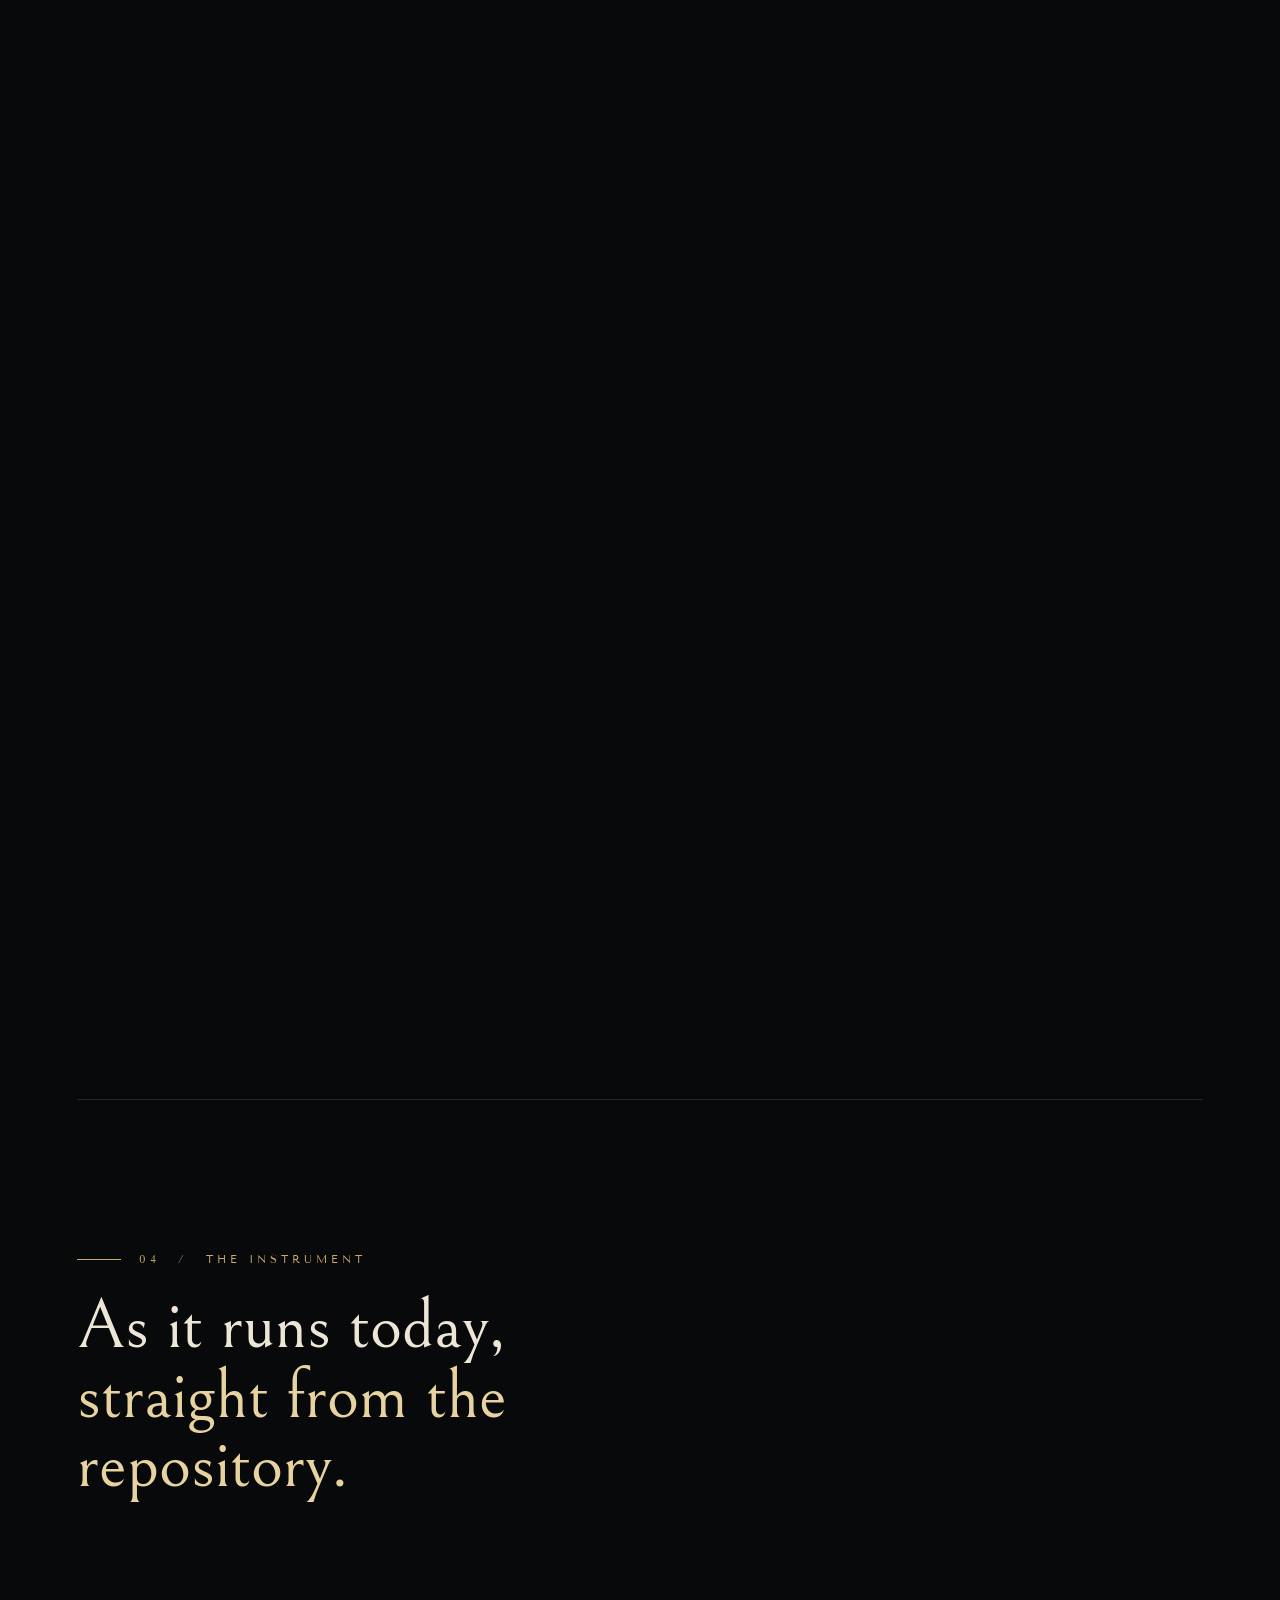
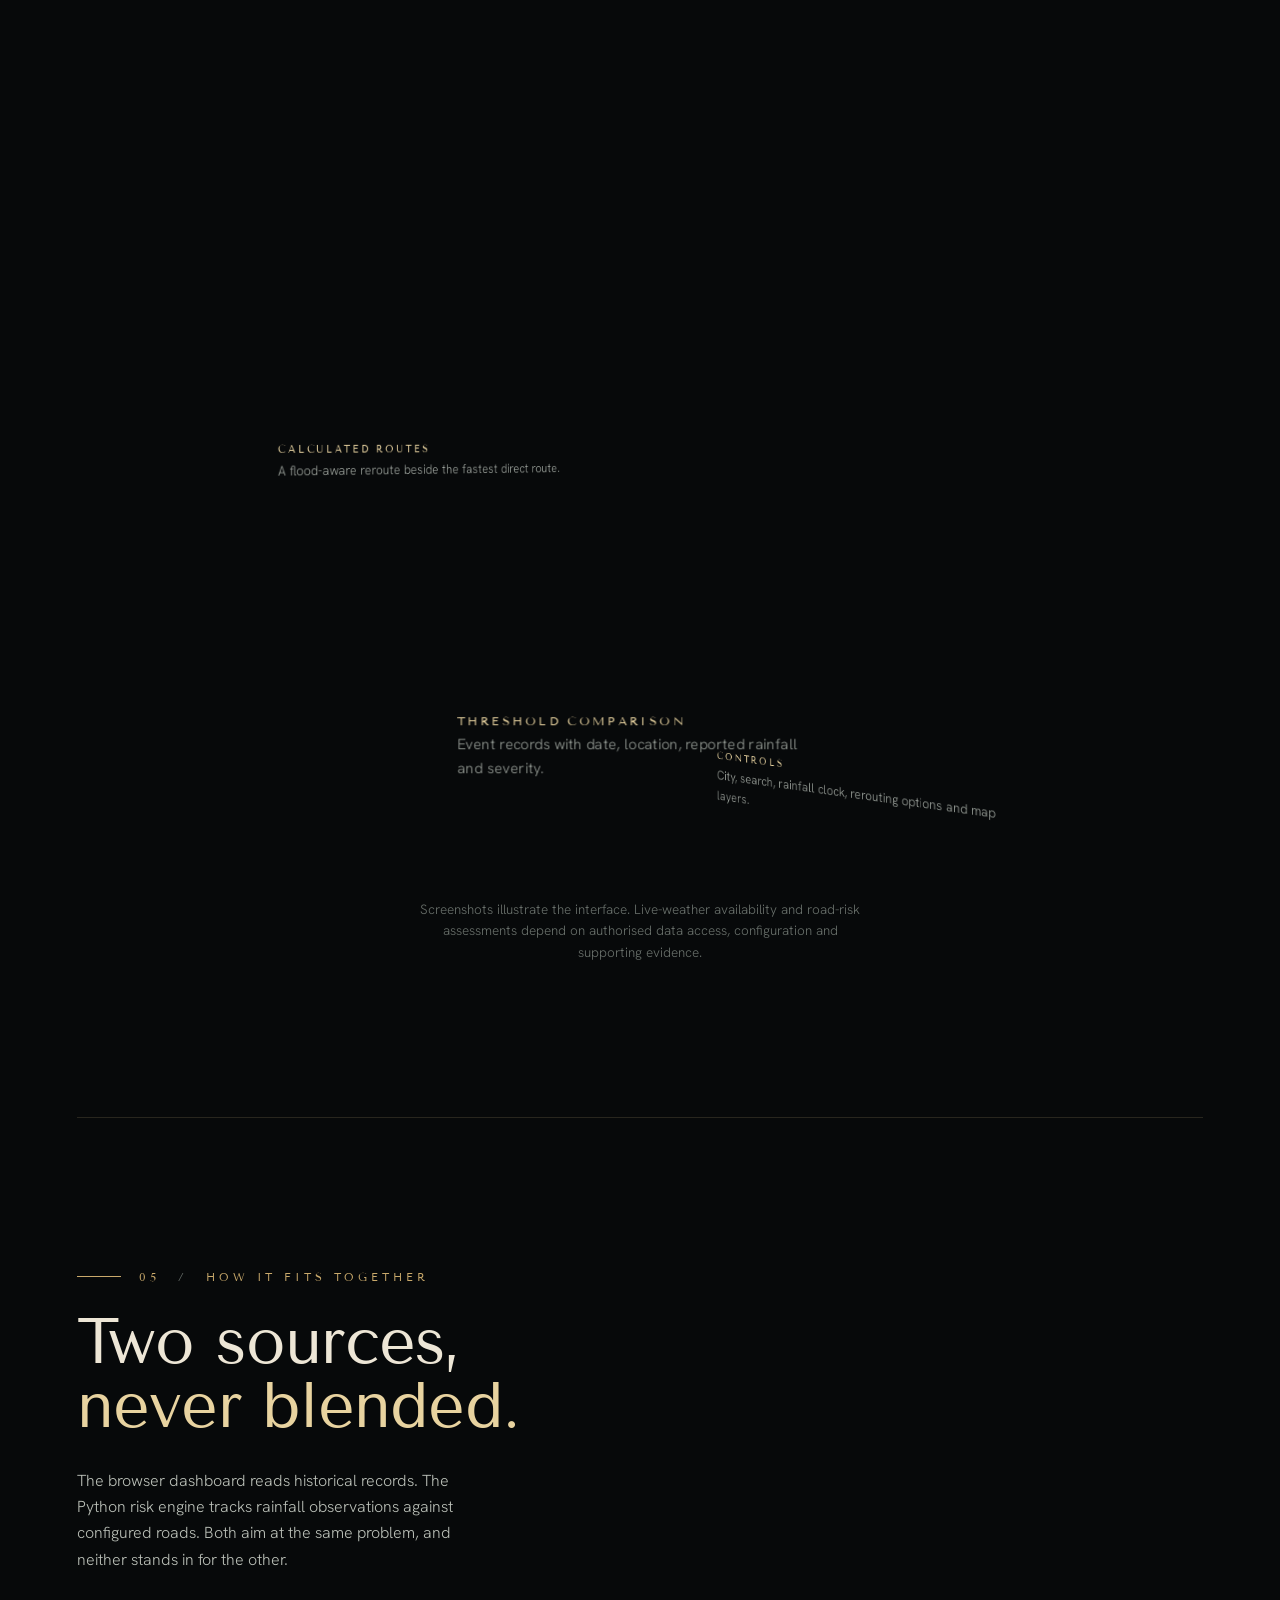
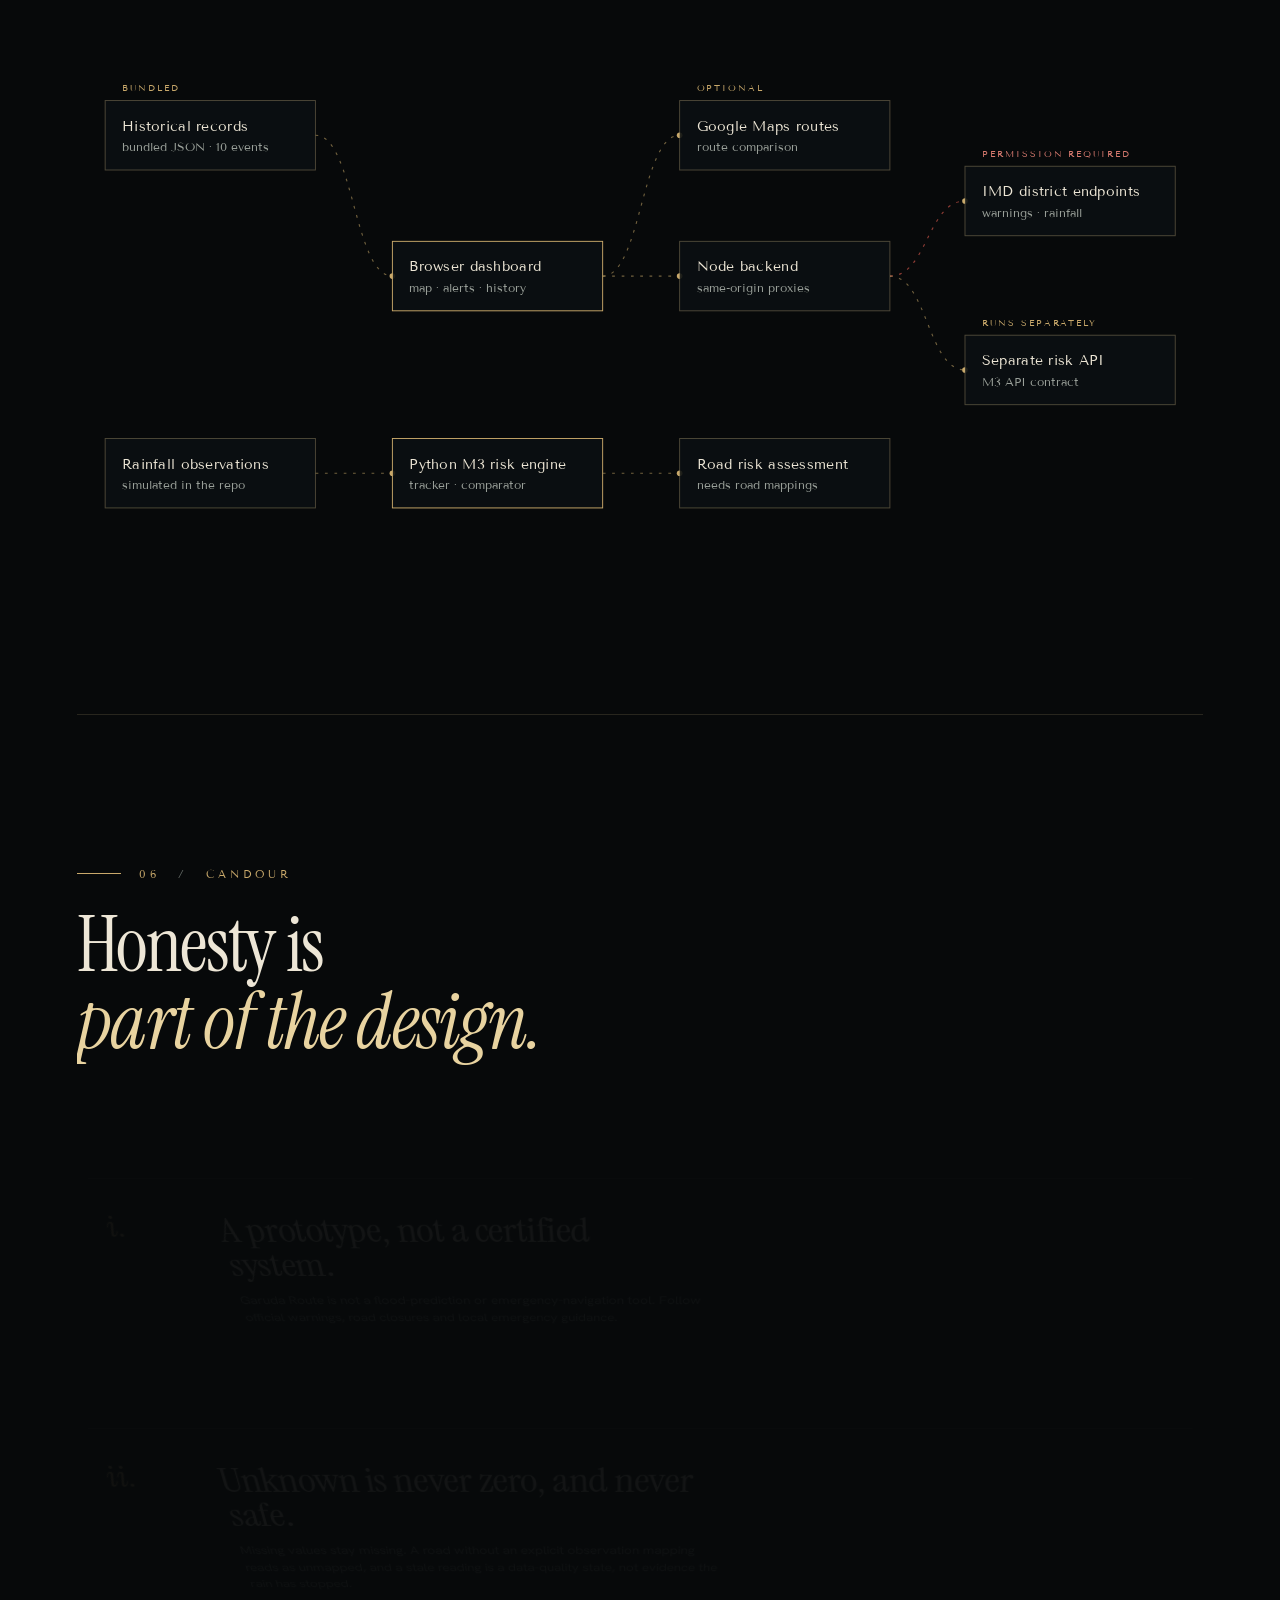
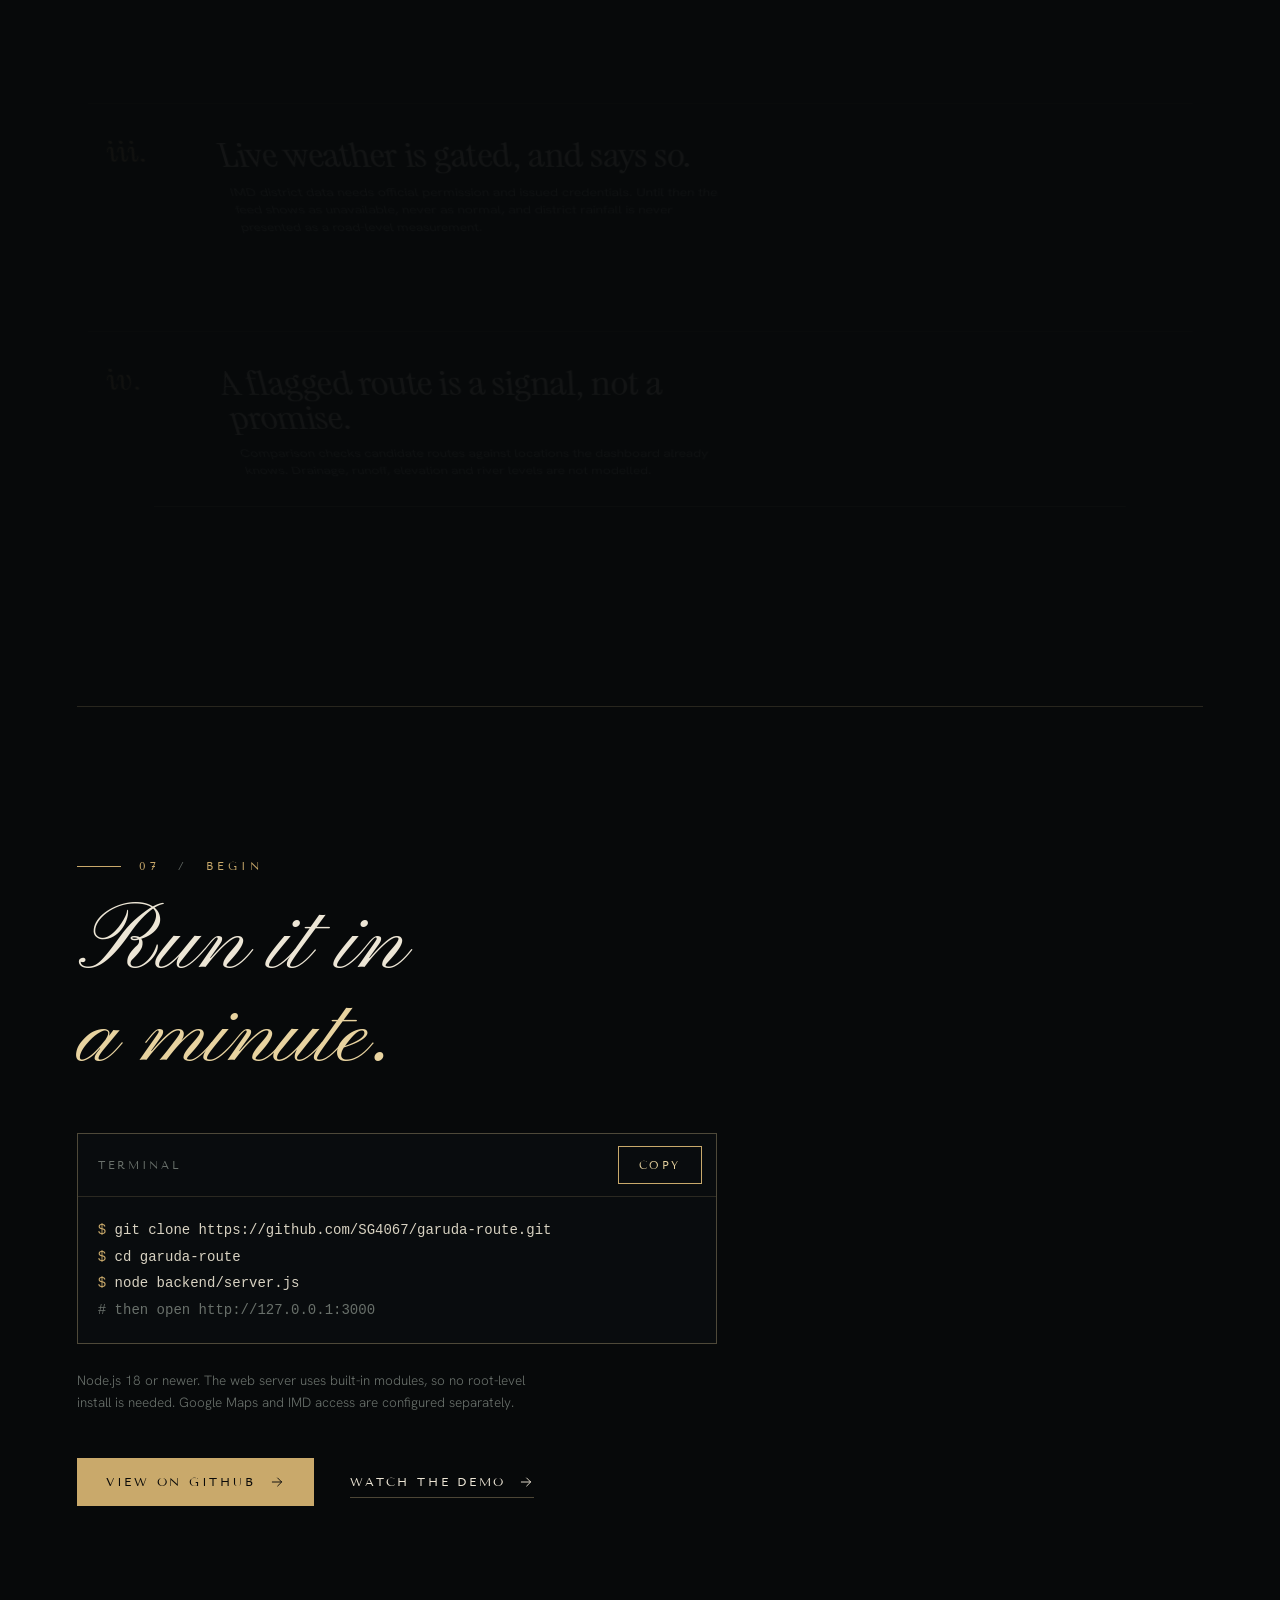
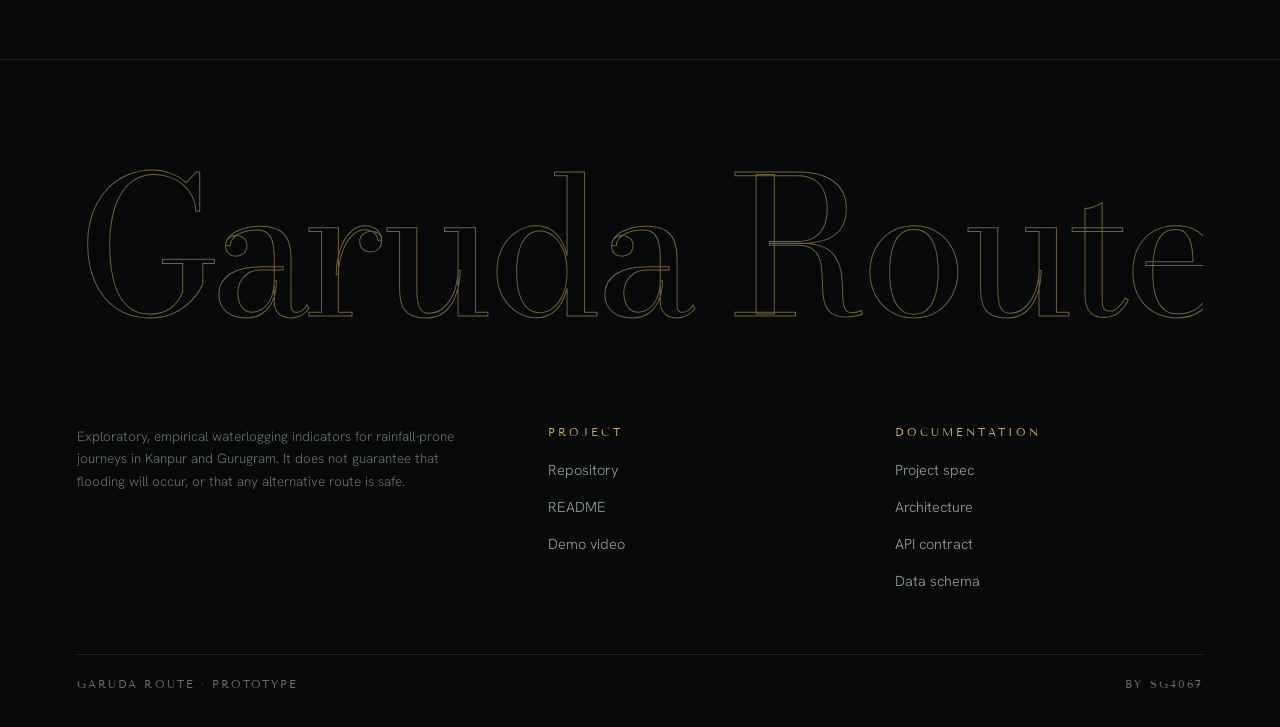
<file: landing-page/index.html>
<!DOCTYPE html>
<html lang="en">
  <head>
    <meta charset="utf-8" />
    <meta name="viewport" content="width=device-width, initial-scale=1" />
    <title>Garuda Route — Rain finds the low roads. We keep the record.</title>
    <meta
      name="description"
      content="Garuda Route is a rainfall-aware road waterlogging dashboard for Kanpur and Gurugram: historical road-level evidence, a rainfall clock and route comparison. A prototype, plain about its limits."
    />
    <meta name="theme-color" content="#07090A" />

    <meta property="og:type" content="website" />
    <meta property="og:title" content="Garuda Route — Rain finds the low roads." />
    <meta
      property="og:description"
      content="Historical waterlogging evidence, a rainfall clock and route comparison for Kanpur and Gurugram."
    />
    <meta property="og:image" content="assets/img/og-cover.jpg" />
    <meta name="twitter:card" content="summary_large_image" />

    <link rel="icon" href="assets/svg/favicon.svg" type="image/svg+xml" />

    <!-- Sets the .js flag before first paint; see css/reveal.css -->
    <script src="js/core/js-flag.js"></script>

    <link rel="stylesheet" href="css/tokens.css" />
    <link rel="stylesheet" href="css/fonts.css" />
    <link rel="stylesheet" href="css/base.css" />
    <link rel="stylesheet" href="css/ambient.css" />
    <link rel="stylesheet" href="css/layout.css" />
    <link rel="stylesheet" href="css/reveal.css" />
    <link rel="stylesheet" href="css/components/buttons.css" />
    <link rel="stylesheet" href="css/components/header.css" />
    <link rel="stylesheet" href="css/components/rail.css" />
    <link rel="stylesheet" href="css/components/cursor.css" />
    <link rel="stylesheet" href="css/components/footer.css" />
    <link rel="stylesheet" href="css/sections/hero.css" />
    <link rel="stylesheet" href="css/sections/evidence.css" />
    <link rel="stylesheet" href="css/sections/clock.css" />
    <link rel="stylesheet" href="css/sections/routes.css" />
    <link rel="stylesheet" href="css/sections/instrument.css" />
    <link rel="stylesheet" href="css/sections/system.css" />
    <link rel="stylesheet" href="css/sections/limits.css" />
    <link rel="stylesheet" href="css/sections/start.css" />
    <link rel="stylesheet" href="css/reduced-motion.css" />

    <script defer src="js/core/env.js"></script>
    <script defer src="js/core/math.js"></script>
    <script defer src="js/core/dom.js"></script>
    <script defer src="js/core/geometry.js"></script>
    <script defer src="js/core/loop.js"></script>
    <script defer src="js/data/emblem.js"></script>
    <script defer src="js/data/route-map.js"></script>
    <script defer src="js/data/system-diagram.js"></script>
    <script defer src="js/art/emblem-wing.js"></script>
    <script defer src="js/art/route-map.js"></script>
    <script defer src="js/art/system-diagram.js"></script>
    <script defer src="js/features/fonts.js"></script>
    <script defer src="js/features/pointer.js"></script>
    <script defer src="js/features/rain-canvas.js"></script>
    <script defer src="js/features/cursor.js"></script>
    <script defer src="js/features/interactions.js"></script>
    <script defer src="js/features/reveal.js"></script>
    <script defer src="js/features/rainfall-dial.js"></script>
    <script defer src="js/features/copy-button.js"></script>
    <script defer src="js/features/chrome.js"></script>
    <script defer src="js/features/hero-scroll.js"></script>
    <script defer src="js/features/depth-rows.js"></script>
    <script defer src="js/features/route-scene.js"></script>
    <script defer src="js/features/gallery-fan.js"></script>
    <script defer src="js/main.js"></script>
  </head>

  <body>
<a class="skip" href="#evidence">Skip to content</a>
<svg class="sprite" aria-hidden="true" focusable="false"><symbol id="i-arrow" viewBox="0 0 24 24"><path d="M5 12h14M13 6l6 6-6 6"/></symbol></svg>
<canvas id="bg" aria-hidden="true"></canvas>
<div class="grain" aria-hidden="true"></div>
<div class="progress" id="progress" aria-hidden="true"></div>
<div class="cur-dot" id="curDot" aria-hidden="true"><i></i></div>
<div class="cur-ring" id="curRing" aria-hidden="true"><i></i><span></span></div>

<!-- ===== header ===== -->
<header class="top" id="top">
  <a class="brand" href="#hero" data-cursor="link" aria-label="Garuda Route, back to top">
    <img src="assets/svg/logo-mark.svg" alt="" width="34" height="34">
    <b>Garuda Route</b>
  </a>
  <nav class="nav" aria-label="Primary">
    <a href="#evidence">Evidence</a><a href="#clock">Clock</a><a href="#routes">Routes</a><a href="#system">System</a><a href="#limits">Limits</a>
  </nav>
  <a class="btn btn--sm magnetic" href="https://github.com/SG4067/garuda-route" target="_blank" rel="noopener">GitHub</a>
</header>

<nav class="rail" id="rail" aria-label="Page sections">
  <ol>
    <span class="fill" id="railFill"></span>
    <li><a href="#evidence" data-sec="evidence"><span class="lbl">Evidence</span><i></i></a></li>
    <li><a href="#clock" data-sec="clock"><span class="lbl">Clock</span><i></i></a></li>
    <li><a href="#routes" data-sec="routes"><span class="lbl">Routes</span><i></i></a></li>
    <li><a href="#instrument" data-sec="instrument"><span class="lbl">Instrument</span><i></i></a></li>
    <li><a href="#system" data-sec="system"><span class="lbl">System</span><i></i></a></li>
    <li><a href="#limits" data-sec="limits"><span class="lbl">Limits</span><i></i></a></li>
    <li><a href="#start" data-sec="start"><span class="lbl">Start</span><i></i></a></li>
  </ol>
</nav>

<main>
<!-- ===== hero ===== -->
<section class="hero" id="hero">
  <div class="hero-pin">
  <div class="hero-grid">
    <div class="hero-copy" id="heroCopy">
      <div class="eyebrow reveal">Kanpur · Gurugram</div>
      <h1>
        <span class="line" style="--i:1"><span>Rain finds</span></span>
        <span class="line" style="--i:2"><span>the low roads.</span></span>
        <span class="line sub" style="--i:4"><span><em>Garuda Route keeps the record.</em></span></span>
      </h1>
      <p class="lede reveal" style="--d:.5s">A rainfall-aware waterlogging dashboard. Historical road-level evidence, a rainfall clock, and route comparison — a prototype that is plain about its limits.</p>
      <div class="hero-cta reveal" style="--d:.65s">
        <a class="btn btn--fill magnetic" href="https://github.com/SG4067/garuda-route" target="_blank" rel="noopener">Explore the repository
          <svg class="icon" aria-hidden="true"><use href="#i-arrow"/></svg></a>
        <a class="link" href="https://youtube.com/shorts/L_Qpsq48dAU?si=PIr9pBsefdJdHPjI" target="_blank" rel="noopener" data-cursor="play" data-label="Play">Watch the demo
          <svg class="icon" aria-hidden="true"><use href="#i-arrow"/></svg></a>
      </div>
    </div>

    <div class="emblem" id="emblem" aria-hidden="true">
      <svg class="l-rings" viewBox="0 0 600 600">
        <defs><path id="ringPath" d="M300 300m-250 0a250 250 0 1 1 500 0a250 250 0 1 1-500 0"/></defs>
        <g fill="none" stroke="#C9A96B">
          <circle cx="300" cy="300" r="290" stroke-opacity=".16"/>
          <circle cx="300" cy="300" r="214" stroke-opacity=".24"/>
          <circle cx="300" cy="300" r="172" stroke-opacity=".14"/>
          <circle cx="300" cy="300" r="130" stroke-opacity=".1"/>
          <circle class="spin" cx="300" cy="300" r="276" stroke-width="9" stroke-dasharray="1.2 12.3" stroke-opacity=".5"/>
        </g>
        <g class="spin rev"><text fill="#C9A96B" fill-opacity=".62" font-family="Tenor Sans,sans-serif" font-size="10" letter-spacing="6"><textPath href="#ringPath" textLength="1555" lengthAdjust="spacing">RAINFALL · HISTORY · ROUTES · KANPUR · GURUGRAM · EVIDENCE · RAINFALL · HISTORY · ROUTES · KANPUR · GURUGRAM · EVIDENCE ·</textPath></text></g>
      </svg>
      <svg class="l-wing" viewBox="0 0 600 600">
        <defs>
          <linearGradient id="wg" x1="0" y1="0" x2="1" y2="1"><stop offset="0" stop-color="#E8D3A0" stop-opacity=".30"/><stop offset="1" stop-color="#C9A96B" stop-opacity=".02"/></linearGradient>
          <g id="wingL" stroke-linecap="round" stroke-linejoin="round"></g>
        </defs>
        <g class="wl"><use href="#wingL"/></g>
        <g class="wr"><use href="#wingL" transform="translate(600 0) scale(-1 1)"/></g>
        <g fill="none" stroke="#E8D3A0" stroke-width="1.3" stroke-linecap="round" stroke-linejoin="round">
          <circle cx="300" cy="258" r="9"/><path d="M308 256l16 7-16 7"/>
          <path d="M300 267c-9 20-9 62 0 106 9-44 9-86 0-106z" fill="rgba(232,211,160,.1)"/>
          <path d="M300 373l-14 48M300 373v56M300 373l14 48" stroke="#C9A96B"/>
        </g>
      </svg>
      <svg class="l-drop" viewBox="0 0 600 600">
        <g fill="none" stroke="#E8D3A0" stroke-width="1">
          <ellipse class="rip" cx="300" cy="500" rx="84" ry="20"/><ellipse class="rip" cx="300" cy="500" rx="84" ry="20"/><ellipse class="rip" cx="300" cy="500" rx="84" ry="20"/>
        </g>
        <path d="M300 456c0 0-15 20-15 31a15 15 0 0 0 30 0c0-11-15-31-15-31z" fill="#C9A96B"/>
      </svg>
    </div>
  </div>
  <div class="cue" aria-hidden="true"><i></i>Scroll</div>
  <div class="hero-note">Prototype. Not a certified flood-prediction or emergency-navigation system.</div>
  </div>
</section>

<!-- ===== 01 evidence ===== -->
<section id="evidence">
  <div class="split">
    <div class="sticky-col">
      <div class="kicker reveal">01 <b>/</b> The record</div>
      <h2 class="heading">
        <span class="line" style="--i:0"><span>Ten events.</span></span>
        <span class="line" style="--i:1"><span>Seven places.</span></span>
        <span class="line" style="--i:2"><span><em>Two cities.</em></span></span>
      </h2>
      <p class="lede reveal">The dashboard opens on documented waterlogging locations in Kanpur and Gurugram. Every record keeps its source link, its event date, the rainfall it reported, and what is still unknown about it.</p>
    </div>
    <div>
      <div class="stats" id="stats">
        <div class="stat"><b>10</b><span>Event records<em>in the bundled dataset</em></span></div>
        <div class="stat"><b>7</b><span>Locations<em>named, sourced, caveated</em></span></div>
        <div class="stat"><b>2</b><span>Cities<em>Kanpur and Gurugram</em></span></div>
      </div>
      <blockquote class="pull reveal">Unknown never becomes zero. Unknown never becomes safe.</blockquote>
      <p class="fine reveal">A record may carry a city- or district-level rainfall figure, an event window, or qualitative impact rather than a measurement at the named road. Public reports are incomplete — no match is not proof that a place never floods.</p>
    </div>
  </div>
</section>

<!-- ===== 02 clock ===== -->
<section id="clock" data-state="monitor">
  <div class="split flip">
    <div>
      <div class="kicker reveal">02 <b>/</b> The rainfall clock</div>
      <h2 class="heading">
        <span class="line" style="--i:0"><span>Drag the clock.</span></span>
        <span class="line" style="--i:1"><span><em>Watch the reference move.</em></span></span>
      </h2>
      <p class="lede reveal">Each historical event reports a rainfall figure. The dashboard compares a rainfall amount against it and reclassifies as the value rises. The rain behind this page follows the dial.</p>
      <ul class="legend reveal">
        <li data-s="below"><i></i><div><b>Below 75%</b><span>Under the monitor level.</span></div></li>
        <li data-s="monitor"><i></i><div><b>75% and above · Monitor</b><span>Approaching the reported reference value.</span></div></li>
        <li data-s="high"><i></i><div><b>100% and above · High risk</b><span>At or beyond the reported reference value.</span></div></li>
      </ul>
      <p class="fine reveal">Illustrative, expressed as a share of the reference value. These levels are the dashboard’s interface heuristics, not validated road-specific thresholds. The separate Python risk engine uses its own configurable ratio (default 0.70); the two are not interchangeable.</p>
    </div>
    <div class="dial-wrap">
      <div class="dial" id="dialBox" data-cursor="drag" data-label="Drag">
        <svg id="dial" viewBox="0 0 400 400" role="presentation">
          <defs><clipPath id="wclip"><circle cx="200" cy="200" r="104"/></clipPath></defs>
          <circle cx="200" cy="200" r="104" fill="#080C0E" stroke="rgba(214,190,140,.22)"/>
          <g clip-path="url(#wclip)">
            <g id="waterG"><g class="wv"><path id="w1" class="wave1"/></g><g class="wv b"><path id="w2" class="wave2"/></g></g>
          </g>
          <g id="dTicks"></g><g id="dSegs" fill="none" stroke-linecap="butt"></g>
          <path id="dProg" fill="none" stroke="#E8D3A0" stroke-width="2" stroke-linecap="round"/>
          <g id="dLabels" font-family="Tenor Sans,sans-serif" font-size="9.5" letter-spacing="2" fill="#69706B" text-anchor="middle"></g>
          <g id="dHandle"><circle r="24" fill="transparent"/><circle r="9" fill="#07090A" stroke="#E8D3A0" stroke-width="1.4"/><circle r="3" fill="#E8D3A0"/></g>
        </svg>
        <div class="dial-read"><b><span id="dVal">62</span><small>%</small></b><span id="dState">Monitor</span><em>of the reference value</em></div>
      </div>
      <input class="range" id="rain" type="range" min="0" max="130" step="1" value="62" aria-label="Rainfall as a percentage of the reference value">
      <div class="presets">
        <button class="btn btn--sm" data-set="40" type="button">Below</button>
        <button class="btn btn--sm" data-set="80" type="button">Monitor</button>
        <button class="btn btn--sm" data-set="112" type="button">High risk</button>
      </div>
    </div>
  </div>
</section>

<!-- ===== 03 routes ===== -->
<section class="scene" id="routes" data-step="1">
  <div class="scene-sticky">
    <div>
      <div class="kicker">03 <b>/</b> Route comparison</div>
      <h2 class="heading in">
        <span class="line" style="--i:0"><span>The fastest road</span></span>
        <span class="line" style="--i:1"><span><em>isn’t always the dry one.</em></span></span>
      </h2>
      <ol class="steps" id="steps">
        <li class="step on"><b>i.</b><span><strong>The direct route</strong>The quickest candidate heads straight through the city.</span></li>
        <li class="step"><b>ii.</b><span><strong>Known locations</strong>Places flagged by the historical comparison are checked against it.</span></li>
        <li class="step"><b>iii.</b><span><strong>A drier candidate</strong>A route that avoids them is offered alongside — never promised as safe.</span></li>
      </ol>
      <p class="fine">Route options come from Google Maps when it is configured. Comparison flags locations the dashboard knows about; it cannot guarantee a dry road.</p>
    </div>
    <div class="stage">
      <div class="plane" id="plane">
        <svg id="routeMap" viewBox="0 0 1000 800" preserveAspectRatio="xMidYMid slice" role="img" aria-label="Illustrative diagram: a direct route passing flagged locations and a longer alternative route that avoids them. Not real geography.">
          <defs>
            <filter id="m-blur" filterUnits="userSpaceOnUse" x="-100" y="-100" width="1200" height="1000"><feGaussianBlur stdDeviation="6"/></filter>
            <pattern id="m-hatch" width="8" height="8" patternUnits="userSpaceOnUse" patternTransform="rotate(45)"><rect width="8" height="8" fill="rgba(178,74,64,.12)"/><line x1="0" y1="0" x2="0" y2="8" stroke="rgba(178,74,64,.6)" stroke-width="1.6"/></pattern>
            <clipPath id="m-clip"><rect width="1000" height="800"/></clipPath>
          </defs>
          <g clip-path="url(#m-clip)">
            <g id="mStreets"></g>
            <path class="m-bank" d="M-30 350C190 410 330 320 520 380S810 490 1030 440"/>
            <path class="m-water" d="M-30 350C190 410 330 320 520 380S810 490 1030 440"/>
            <g id="mArt"></g>
            <g id="mZones"></g>
            <path id="rFastC" class="r-fast-c" pathLength="1"/><path id="rFast" class="r-fast" pathLength="1"/>
            <path id="rAltG" class="r-alt-g" pathLength="1"/><path id="rAltC" class="r-alt-c" pathLength="1"/><path id="rAlt" class="r-alt" pathLength="1"/>
            <g id="mFlags"></g>
            <g transform="translate(130 640)"><circle r="8" fill="#07090A" stroke="#EDE6D6" stroke-width="2.4"/><circle r="2.6" fill="#EDE6D6"/></g>
            <g transform="translate(870 170)"><circle r="9" fill="#EDE6D6" stroke="#07090A" stroke-width="2"/><rect x="-2.8" y="-2.8" width="5.6" height="5.6" fill="#07090A"/></g>
            <g class="tag i" transform="translate(52 668)"><rect width="84" height="24"/><text x="12" y="16">ORIGIN</text></g>
            <g class="tag i" transform="translate(782 110)"><rect width="122" height="24"/><text x="12" y="16">DESTINATION</text></g>
            <g class="tag o t-flag" transform="translate(560 292)"><rect width="206" height="40"/><text x="12" y="17">FLAGGED LOCATION</text><text class="s" x="12" y="32">from historical comparison</text></g>
            <g class="tag i t-fast" transform="translate(208 468)"><rect width="168" height="24"/><text x="12" y="16">DIRECT ROUTE</text></g>
            <g class="tag g t-alt" transform="translate(470 704)"><rect width="206" height="40"/><text x="12" y="17">DRIER CANDIDATE</text><text class="s" x="12" y="32">longer, avoids flagged spots</text></g>
          </g>
        </svg>
        <div class="map-cap">Illustrative diagram · not real geography</div>
      </div>
    </div>
  </div>
</section>

<!-- ===== 04 instrument ===== -->
<section id="instrument">
  <div class="kicker reveal">04 <b>/</b> The instrument</div>
  <h2 class="heading">
    <span class="line" style="--i:0"><span>As it runs today,</span></span>
    <span class="line" style="--i:1"><span><em>straight from the repository.</em></span></span>
  </h2>
  <div class="fan" id="fan">
    <figure class="card fig"><div class="tilt-in"><a href="https://github.com/SG4067/garuda-route/blob/main/assets/routes.png" target="_blank" rel="noopener" data-cursor="view" data-label="Open"><div class="shot"><img loading="lazy" decoding="async" src="assets/img/screen-routes.webp" width="428" height="516" alt="Garuda Route's calculated routes panel comparing a flood-aware reroute with the fastest direct route"></div></a></div><figcaption><b>Calculated routes</b>A flood-aware reroute beside the fastest direct route.</figcaption></figure>
    <figure class="card fig"><div class="tilt-in"><a href="https://github.com/SG4067/garuda-route/blob/main/assets/history.png" target="_blank" rel="noopener" data-cursor="view" data-label="Open"><div class="shot"><img loading="lazy" decoding="async" src="assets/img/screen-history.webp" width="422" height="743" alt="Garuda Route's history panel with a threshold comparison and a table of event records"></div></a></div><figcaption><b>Threshold comparison</b>Event records with date, location, reported rainfall and severity.</figcaption></figure>
    <figure class="card fig"><div class="tilt-in"><a href="https://github.com/SG4067/garuda-route/blob/main/assets/controls.png" target="_blank" rel="noopener" data-cursor="view" data-label="Open"><div class="shot"><img loading="lazy" decoding="async" src="assets/img/screen-controls.webp" width="462" height="1052" alt="Garuda Route's control panel with city selection, rainfall clock, rerouting options and map layers"></div></a></div><figcaption><b>Controls</b>City, search, rainfall clock, rerouting options and map layers.</figcaption></figure>
  </div>
  <p class="fine reveal instrument-note">Screenshots illustrate the interface. Live-weather availability and road-risk assessments depend on authorised data access, configuration and supporting evidence.</p>
</section>

<!-- ===== 05 system ===== -->
<section id="system">
  <div class="kicker reveal">05 <b>/</b> How it fits together</div>
  <h2 class="heading">
    <span class="line" style="--i:0"><span>Two sources,</span></span>
    <span class="line" style="--i:1"><span><em>never blended.</em></span></span>
  </h2>
  <p class="lede reveal">The browser dashboard reads historical records. The Python risk engine tracks rainfall observations against configured roads. Both aim at the same problem, and neither stands in for the other.</p>
  <div class="diagram" id="diagram">
    <svg id="sysSvg" viewBox="0 0 1200 520" role="img" aria-labelledby="sysT sysD"><title id="sysT">System overview</title><desc id="sysD">Historical records feed the browser dashboard, which shows the map, alerts and history, and optionally calls Google Maps for route comparison. A Node backend proxies IMD district endpoints, which require official permission, and a separate risk API. Rainfall observations feed the Python M3 risk engine, which produces road risk assessments.</desc></svg>
  </div>
</section>

<!-- ===== 06 limits ===== -->
<section id="limits">
  <div class="kicker reveal">06 <b>/</b> Candour</div>
  <h2 class="heading">
    <span class="line" style="--i:0"><span>Honesty is</span></span>
    <span class="line" style="--i:1"><span><em>part of the design.</em></span></span>
  </h2>
  <ol class="limits" id="limitList">
    <li class="limit"><b>i.</b><div><h3>A prototype, not a certified system.</h3><p>Garuda Route is not a flood-prediction or emergency-navigation tool. Follow official warnings, road closures and local emergency guidance.</p></div></li>
    <li class="limit"><b>ii.</b><div><h3>Unknown is never zero, and never safe.</h3><p>Missing values stay missing. A road without an explicit observation mapping reads as unmapped, and a stale reading is a data-quality state, not evidence the rain has stopped.</p></div></li>
    <li class="limit"><b>iii.</b><div><h3>Live weather is gated, and says so.</h3><p>IMD district data needs official permission and issued credentials. Until then the feed shows as unavailable, never as normal, and district rainfall is never presented as a road-level measurement.</p></div></li>
    <li class="limit"><b>iv.</b><div><h3>A flagged route is a signal, not a promise.</h3><p>Comparison checks candidate routes against locations the dashboard already knows. Drainage, runoff, elevation and river levels are not modelled.</p></div></li>
  </ol>
</section>

<!-- ===== start ===== -->
<section class="start" id="start">
  <div class="kicker reveal">07 <b>/</b> Begin</div>
  <h2 class="heading">
    <span class="line" style="--i:0"><span>Run it in</span></span>
    <span class="line" style="--i:1"><span><em>a minute.</em></span></span>
  </h2>
  <div class="code reveal">
    <div class="code-h"><span>Terminal</span><button class="btn btn--sm" id="copyBtn" type="button" data-cursor="copy" data-label="Copy">Copy</button></div>
<pre id="codeText"><span class="p">$</span> git clone https://github.com/SG4067/garuda-route.git
<span class="p">$</span> cd garuda-route
<span class="p">$</span> node backend/server.js
<span class="c"># then open http://127.0.0.1:3000</span></pre>
  </div>
  <p class="fine reveal">Node.js 18 or newer. The web server uses built-in modules, so no root-level install is needed. Google Maps and IMD access are configured separately.</p>
  <div class="cta-row reveal">
    <a class="btn btn--fill magnetic" href="https://github.com/SG4067/garuda-route" target="_blank" rel="noopener">View on GitHub
      <svg class="icon" aria-hidden="true"><use href="#i-arrow"/></svg></a>
    <a class="link" href="https://youtube.com/shorts/L_Qpsq48dAU?si=PIr9pBsefdJdHPjI" target="_blank" rel="noopener" data-cursor="play" data-label="Play">Watch the demo
      <svg class="icon" aria-hidden="true"><use href="#i-arrow"/></svg></a>
  </div>
</section>
</main>

<footer>
  <div class="mega" aria-hidden="true">Garuda Route</div>
  <div class="foot">
    <p>Exploratory, empirical waterlogging indicators for rainfall-prone journeys in Kanpur and Gurugram. It does not guarantee that flooding will occur, or that any alternative route is safe.</p>
    <div><h4>Project</h4><ul>
      <li><a href="https://github.com/SG4067/garuda-route" target="_blank" rel="noopener">Repository</a></li>
      <li><a href="https://github.com/SG4067/garuda-route/blob/main/README.md" target="_blank" rel="noopener">README</a></li>
      <li><a href="https://youtube.com/shorts/L_Qpsq48dAU?si=PIr9pBsefdJdHPjI" target="_blank" rel="noopener">Demo video</a></li></ul></div>
    <div><h4>Documentation</h4><ul>
      <li><a href="https://github.com/SG4067/garuda-route/blob/main/PROJECT_SPEC.md" target="_blank" rel="noopener">Project spec</a></li>
      <li><a href="https://github.com/SG4067/garuda-route/blob/main/ARCHITECTURE.md" target="_blank" rel="noopener">Architecture</a></li>
      <li><a href="https://github.com/SG4067/garuda-route/blob/main/API_CONTRACT.md" target="_blank" rel="noopener">API contract</a></li>
      <li><a href="https://github.com/SG4067/garuda-route/blob/main/DATA_SCHEMA.md" target="_blank" rel="noopener">Data schema</a></li></ul></div>
  </div>
  <div class="legal"><span>Garuda Route · prototype</span><span>By SG4067</span></div>
</footer>
  </body>
</html>
</file>
<file: css/tokens.css>
/* Design tokens: colour, type families, spacing, easing. */

:root {
  /* Ink: page and surface blacks */
  --ink: #07090a;
  --ink-2: #0c1012;
  --ink-3: #12181b;

  /* Hairlines */
  --line: rgba(214, 190, 140, 0.16);
  --line-2: rgba(214, 190, 140, 0.34);

  /* Metal + paper */
  --gold: #c9a96b;
  --gold-hi: #e8d3a0;
  --ivory: #ede6d6;

  /* Greys */
  --mute: #9aa09a;
  --dim: #69706b;

  /* Signal colours, used sparingly (risk states only) */
  --ox: #b24a40;
  --amber: #d9a441;
  --teal: #6f9c98;

  /* Display faces: one per section, see css/sections/* */
  --f-hero: "Bodoni Moda", "Bodoni 72", Didot, "Playfair Display", Georgia, serif;
  --f-script: "Pinyon Script", "Snell Roundhand", "Apple Chancery", "Brush Script MT", cursive;
  --f-ital: "Italiana", "Cormorant Garamond", Georgia, serif;
  --f-ed: "Instrument Serif", "Iowan Old Style", Georgia, serif;
  --f-cinzel: "Cinzel", "Trajan Pro", Georgia, serif;
  --f-marc: "Marcellus", "Trajan Pro", Georgia, serif;
  --f-bell: "Bellefair", "Palatino Linotype", Georgia, serif;
  --f-tenor: "Tenor Sans", "Gill Sans", system-ui, sans-serif;

  /* Text faces */
  --body: "Hanken Grotesk", "Avenir Next", "Segoe UI", system-ui, sans-serif;
  --label: "Tenor Sans", "Hanken Grotesk", "Gill Sans", system-ui, sans-serif;

  /* Layout + motion */
  --pad: clamp(20px, 6vw, 96px);
  --out: cubic-bezier(0.2, 0.8, 0.2, 1);
}
</file>
<file: css/fonts.css>
/* Self-hosted web fonts (latin subset, all SIL OFL). Licences: assets/fonts/licenses/. */

@font-face {
  font-family: "Bodoni Moda";
  font-style: normal;
  font-weight: 400;
  font-display: swap;
  src: url("../assets/fonts/bodoni-moda-400.woff2") format("woff2");
}
@font-face {
  font-family: "Bodoni Moda";
  font-style: italic;
  font-weight: 400;
  font-display: swap;
  src: url("../assets/fonts/bodoni-moda-400-italic.woff2") format("woff2");
}
@font-face {
  font-family: "Pinyon Script";
  font-style: normal;
  font-weight: 400;
  font-display: swap;
  src: url("../assets/fonts/pinyon-script-400.woff2") format("woff2");
}
@font-face {
  font-family: "Italiana";
  font-style: normal;
  font-weight: 400;
  font-display: swap;
  src: url("../assets/fonts/italiana-400.woff2") format("woff2");
}
@font-face {
  font-family: "Instrument Serif";
  font-style: normal;
  font-weight: 400;
  font-display: swap;
  src: url("../assets/fonts/instrument-serif-400.woff2") format("woff2");
}
@font-face {
  font-family: "Instrument Serif";
  font-style: italic;
  font-weight: 400;
  font-display: swap;
  src: url("../assets/fonts/instrument-serif-400-italic.woff2") format("woff2");
}
@font-face {
  font-family: "Cinzel";
  font-style: normal;
  font-weight: 400;
  font-display: swap;
  src: url("../assets/fonts/cinzel-400.woff2") format("woff2");
}
@font-face {
  font-family: "Marcellus";
  font-style: normal;
  font-weight: 400;
  font-display: swap;
  src: url("../assets/fonts/marcellus-400.woff2") format("woff2");
}
@font-face {
  font-family: "Bellefair";
  font-style: normal;
  font-weight: 400;
  font-display: swap;
  src: url("../assets/fonts/bellefair-400.woff2") format("woff2");
}
@font-face {
  font-family: "Tenor Sans";
  font-style: normal;
  font-weight: 400;
  font-display: swap;
  src: url("../assets/fonts/tenor-sans-400.woff2") format("woff2");
}
@font-face {
  font-family: "Hanken Grotesk";
  font-style: normal;
  font-weight: 300;
  font-display: swap;
  src: url("../assets/fonts/hanken-grotesk-300.woff2") format("woff2");
}
@font-face {
  font-family: "Hanken Grotesk";
  font-style: normal;
  font-weight: 400;
  font-display: swap;
  src: url("../assets/fonts/hanken-grotesk-400.woff2") format("woff2");
}
</file>
<file: css/base.css>
/* Reset, document defaults, accessibility helpers. */

*,
*::before,
*::after {
  box-sizing: border-box;
}
html {
  scroll-behavior: smooth;
  -webkit-text-size-adjust: 100%;
}
body {
  margin: 0;
  background: var(--ink);
  color: var(--ivory);
  font: 300 17px/1.65 var(--body);
  overflow-x: hidden;
  -webkit-font-smoothing: antialiased;
  text-rendering: optimizeLegibility;
}
a {
  color: inherit;
}
img {
  max-width: 100%;
}
::selection {
  background: var(--gold);
  color: #0a0a09;
}
:focus-visible {
  outline: 1px solid var(--gold-hi);
  outline-offset: 4px;
}
.sr {
  position: absolute;
  width: 1px;
  height: 1px;
  overflow: hidden;
  clip: rect(0 0 0 0);
  white-space: nowrap;
}
.skip {
  position: fixed;
  left: 16px;
  top: -60px;
  z-index: 200;
  background: var(--gold);
  color: #0a0a09;
  padding: 10px 16px;
  font: 500 12px var(--label);
  letter-spacing: 0.2em;
  text-transform: uppercase;
  text-decoration: none;
  transition: top 0.3s;
}
.skip:focus {
  top: 16px;
}
.sprite { position: absolute; width: 0; height: 0; overflow: hidden; }
</file>
<file: css/ambient.css>
/* Fixed ambient layers: canvas, vignette, film grain, scroll progress. */

#bg {
  position: fixed;
  inset: 0;
  width: 100%;
  height: 100%;
  z-index: 0;
  pointer-events: none;
}
body::before {
  content: "";
  position: fixed;
  inset: 0;
  z-index: 1;
  pointer-events: none;
  background: radial-gradient(ellipse 90% 70% at 50% 42%, transparent 38%, rgba(0, 0, 0, 0.62) 100%);
}
.grain {
  position: fixed;
  inset: -60%;
  z-index: 90;
  pointer-events: none;
  opacity: 0.07;
  background-image: url("../assets/svg/grain.svg");
  animation: grain 9s steps(9) infinite;
}
@keyframes grain {
  0% {
    transform: translate(0, 0);
  }
  11% {
    transform: translate(-3%, 2%);
  }
  22% {
    transform: translate(2%, -4%);
  }
  33% {
    transform: translate(-4%, -2%);
  }
  44% {
    transform: translate(4%, 3%);
  }
  55% {
    transform: translate(-2%, 4%);
  }
  66% {
    transform: translate(3%, -3%);
  }
  77% {
    transform: translate(-4%, 1%);
  }
  88% {
    transform: translate(1%, -2%);
  }
  100% {
    transform: translate(0, 0);
  }
}
.progress {
  position: fixed;
  top: 0;
  left: 0;
  right: 0;
  height: 1px;
  z-index: 120;
  background: linear-gradient(90deg, var(--gold), var(--gold-hi));
  transform-origin: 0 50%;
  transform: scaleX(0);
}
header,
main,
footer {
  position: relative;
  z-index: 2;
}
</file>
<file: css/layout.css>
/* Shared section layout and typography. */

section {
  position: relative;
  padding: clamp(110px, 17vh, 210px) var(--pad);
}
section + section::before {
  content: "";
  position: absolute;
  top: 0;
  left: var(--pad);
  right: var(--pad);
  height: 1px;
  background: var(--line);
}
.kicker {
  display: flex;
  align-items: center;
  gap: 18px;
  font: 400 11px var(--label);
  letter-spacing: 0.36em;
  text-transform: uppercase;
  color: var(--gold);
}
.kicker::before {
  content: "";
  width: 44px;
  height: 1px;
  background: var(--gold);
}
.kicker b {
  font-weight: 400;
  color: var(--dim);
}
h2 {
  font: 400 var(--h2-size, clamp(2.5rem, 5.6vw, 5.2rem))/var(--h2-lh, 1) var(--disp, var(--f-hero));
  letter-spacing: var(--h2-ls, -0.02em);
  margin: 26px 0 0;
  max-width: 15ch;
}
h2 em,
h1 em {
  font-style: var(--em, italic);
  font-weight: 400;
  color: var(--gold-hi);
}
.lede {
  color: #bbc0b8;
  max-width: 46ch;
  font-size: clamp(16px, 1.25vw, 19px);
  margin: 30px 0 0;
}
.fine {
  color: var(--dim);
  font-size: 13.5px;
  line-height: 1.6;
  max-width: 56ch;
  margin: 26px 0 0;
}
.split {
  display: grid;
  gap: clamp(40px, 6vw, 100px);
  grid-template-columns: minmax(0, 1fr);
}
@media (min-width: 960px) {
  .split {
    grid-template-columns: minmax(0, 0.9fr) minmax(0, 1.1fr);
    align-items: start;
  }
  .split.flip {
    grid-template-columns: minmax(0, 1fr) minmax(0, 1fr);
  }
}
.sticky-col {
  position: relative;
}
@media (min-width: 960px) {
  .sticky-col {
    position: sticky;
    top: 18vh;
  }
}
</file>
<file: css/reveal.css>
/* Scroll reveal: line-mask headings and fade-ups. Only active when JS adds .js to <html>. */

.js .line {
  display: block;
  overflow: hidden;
  padding-bottom: 0.12em;
  margin-bottom: -0.12em;
}
.js .line > span {
  display: block;
  transform: translateY(115%) rotate(2.5deg);
  transform-origin: 0 100%;
  transition: transform 1.15s var(--out);
  transition-delay: calc(var(--i, 0) * 0.1s);
}
.js .in .line > span,
.js .line.in > span {
  transform: none;
}
.js .reveal {
  opacity: 0;
  transform: translateY(30px);
  transition:
    opacity 1s var(--out),
    transform 1.1s var(--out);
  transition-delay: var(--d, 0s);
}
.js .reveal.in {
  opacity: 1;
  transform: none;
}
</file>
<file: css/components/buttons.css>
/* Buttons and text links. */

.btn {
  display: inline-flex;
  align-items: center;
  gap: 14px;
  padding: 15px 28px;
  border: 1px solid var(--gold);
  color: var(--gold-hi);
  background: transparent;
  text-decoration: none;
  font: 500 11.5px var(--label);
  letter-spacing: 0.24em;
  text-transform: uppercase;
  position: relative;
  overflow: hidden;
  isolation: isolate;
  transition: color 0.45s var(--out);
}
.btn::before {
  content: "";
  position: absolute;
  inset: 0;
  z-index: -1;
  background: var(--gold);
  transform: translateY(101%);
  transition: transform 0.5s var(--out);
}
.btn:hover {
  color: #0a0a09;
}
.btn:hover::before {
  transform: none;
}
.btn svg {
  width: 16px;
  height: 16px;
  flex: none;
}
.btn--fill {
  background: var(--gold);
  color: #0a0a09;
}
.btn--fill::before {
  background: var(--ivory);
}
.btn--sm {
  padding: 11px 20px;
  font-size: 10.5px;
}
.link {
  display: inline-flex;
  align-items: center;
  gap: 12px;
  text-decoration: none;
  font: 500 11.5px var(--label);
  letter-spacing: 0.24em;
  text-transform: uppercase;
  color: var(--ivory);
  position: relative;
  padding: 8px 0;
}
.link::after {
  content: "";
  position: absolute;
  left: 0;
  right: 0;
  bottom: 0;
  height: 1px;
  background: var(--line-2);
  transition: background 0.3s;
}
.link::before {
  content: "";
  position: absolute;
  left: 0;
  right: 0;
  bottom: 0;
  height: 1px;
  background: var(--gold);
  transform: scaleX(0);
  transform-origin: left;
  transition: transform 0.6s var(--out);
  z-index: 1;
}
.link:hover::before {
  transform: scaleX(1);
}
.link svg {
  width: 16px;
  height: 16px;
  transition: transform 0.4s var(--out);
}
.link:hover svg {
  transform: translateX(5px);
}
.icon {
  fill: none;
  stroke: currentColor;
  stroke-width: 1.4;
  stroke-linecap: round;
  stroke-linejoin: round;
}
</file>
<file: css/components/header.css>
/* Fixed top bar. */

.top {
  position: fixed;
  inset: 0 0 auto 0;
  z-index: 100;
  display: flex;
  align-items: center;
  justify-content: space-between;
  gap: 24px;
  padding: 22px var(--pad);
  transition:
    transform 0.6s var(--out),
    background 0.4s;
}
.top.solid {
  background: linear-gradient(to bottom, rgba(7, 9, 10, 0.97) 62%, rgba(7, 9, 10, 0));
}
.top.hide {
  transform: translateY(-110%);
}
.brand {
  display: flex;
  align-items: center;
  gap: 14px;
  text-decoration: none;
}
.brand svg {
  width: 34px;
  height: 34px;
  flex: none;
}
.brand b {
  font: 500 12px var(--label);
  letter-spacing: 0.34em;
  text-transform: uppercase;
}
.nav {
  display: none;
  gap: 34px;
}
.nav a {
  position: relative;
  text-decoration: none;
  font: 400 11.5px var(--label);
  letter-spacing: 0.24em;
  text-transform: uppercase;
  color: var(--mute);
  padding: 6px 0;
  transition: color 0.3s;
}
.nav a::after {
  content: "";
  position: absolute;
  left: 0;
  right: 0;
  bottom: 0;
  height: 1px;
  background: var(--gold);
  transform: scaleX(0);
  transform-origin: right;
  transition: transform 0.5s var(--out);
}
.nav a:hover {
  color: var(--ivory);
}
.nav a:hover::after {
  transform: scaleX(1);
  transform-origin: left;
}
@media (min-width: 980px) {
  .nav {
    display: flex;
  }
}
</file>
<file: css/components/rail.css>
/* Section rail (right edge, wide screens). */

.rail {
  position: fixed;
  right: clamp(14px, 2vw, 32px);
  top: 50%;
  transform: translateY(-50%);
  z-index: 60;
  display: none;
}
@media (min-width: 1180px) {
  .rail {
    display: block;
  }
}
.rail ol {
  list-style: none;
  margin: 0;
  padding: 0;
  position: relative;
  display: flex;
  flex-direction: column;
  gap: 24px;
}
.rail ol::before {
  content: "";
  position: absolute;
  right: 4px;
  top: 5px;
  bottom: 5px;
  width: 1px;
  background: var(--line);
}
.rail .fill {
  position: absolute;
  right: 4px;
  top: 5px;
  width: 1px;
  height: 0;
  background: var(--gold);
}
.rail a {
  display: flex;
  align-items: center;
  justify-content: flex-end;
  gap: 12px;
  text-decoration: none;
  color: var(--dim);
  font: 400 10px var(--label);
  letter-spacing: 0.26em;
  text-transform: uppercase;
  position: relative;
}
.rail .lbl {
  opacity: 0;
  transform: translateX(8px);
  transition:
    opacity 0.4s,
    transform 0.5s var(--out);
}
.rail a:hover .lbl,
.rail a.on .lbl {
  opacity: 1;
  transform: none;
}
.rail a.on {
  color: var(--gold-hi);
}
.rail i {
  width: 9px;
  height: 9px;
  border: 1px solid var(--dim);
  border-radius: 50%;
  background: var(--ink);
  position: relative;
  z-index: 1;
  transition:
    background 0.4s,
    border-color 0.4s;
}
.rail a.on i {
  background: var(--gold);
  border-color: var(--gold);
}
</file>
<file: css/components/cursor.css>
/* Custom cursor: dot, lagging ring, click ripple. */

.cur-dot,
.cur-ring {
  position: fixed;
  left: 0;
  top: 0;
  z-index: 9999;
  pointer-events: none;
  opacity: 0;
  transition: opacity 0.3s;
}
.cur-dot i {
  display: block;
  width: 6px;
  height: 6px;
  margin: -3px 0 0 -3px;
  border-radius: 50%;
  background: var(--gold-hi);
}
.cur-ring i {
  display: block;
  width: 38px;
  height: 38px;
  margin: -19px 0 0 -19px;
  border: 1px solid rgba(232, 211, 160, 0.7);
  border-radius: 50%;
  transition:
    transform 0.45s var(--out),
    background 0.3s,
    border-color 0.3s;
}
.cur-ring span {
  position: absolute;
  left: 0;
  top: 0;
  transform: translate(-50%, -50%);
  font: 500 9px var(--label);
  letter-spacing: 0.24em;
  text-transform: uppercase;
  color: #0a0a09;
  opacity: 0;
  transition: opacity 0.25s;
  white-space: nowrap;
}
.has-cursor .cur-dot,
.has-cursor .cur-ring {
  opacity: 1;
}
.has-cursor.cur-off .cur-dot,
.has-cursor.cur-off .cur-ring {
  opacity: 0;
}
.has-cursor,
.has-cursor a,
.has-cursor button,
.has-cursor input,
.has-cursor [data-cursor] {
  cursor: none;
}
.cur-ring[data-mode="link"] i {
  transform: scale(1.55);
  background: rgba(201, 169, 107, 0.14);
}
.cur-ring[data-mode="text"] i {
  transform: scale(0.4);
}
.cur-ring[data-mode="drag"] i,
.cur-ring[data-mode="view"] i,
.cur-ring[data-mode="play"] i,
.cur-ring[data-mode="copy"] i {
  transform: scale(2.1);
  background: var(--gold);
  border-color: var(--gold);
}
.cur-ring[data-mode="drag"] span,
.cur-ring[data-mode="view"] span,
.cur-ring[data-mode="play"] span,
.cur-ring[data-mode="copy"] span {
  opacity: 1;
}
.click-ring {
  position: fixed;
  z-index: 9998;
  pointer-events: none;
  width: 12px;
  height: 12px;
  margin: -6px 0 0 -6px;
  border: 1px solid var(--gold-hi);
  border-radius: 50%;
  animation: clickr 0.9s var(--out) forwards;
}
@keyframes clickr {
  to {
    transform: scale(7);
    opacity: 0;
  }
}
</file>
<file: css/components/footer.css>
/* Footer. */

footer {
  padding: clamp(80px, 12vh, 150px) var(--pad) 36px;
  border-top: 1px solid var(--line);
}
.mega {
  font: 400 clamp(3.6rem, 15vw, 15.5rem)/0.82 var(--f-hero);
  letter-spacing: -0.04em;
  color: transparent;
  -webkit-text-stroke: 1px rgba(201, 169, 107, 0.55);
  margin: 0 0 clamp(50px, 8vw, 100px);
  user-select: none;
  white-space: nowrap;
  overflow: hidden;
  transition: color 1s var(--out);
}
.mega:hover {
  color: rgba(201, 169, 107, 0.12);
}
.foot {
  display: grid;
  gap: 40px;
  grid-template-columns: minmax(0, 1fr);
}
@media (min-width: 860px) {
  .foot {
    grid-template-columns: 1.4fr 1fr 1fr;
  }
}
.foot h4 {
  margin: 0 0 16px;
  font: 500 10.5px var(--label);
  letter-spacing: 0.3em;
  text-transform: uppercase;
  color: var(--gold);
}
.foot ul {
  list-style: none;
  margin: 0;
  padding: 0;
  display: grid;
  gap: 9px;
}
.foot a {
  text-decoration: none;
  color: var(--mute);
  font-size: 14.5px;
  transition: color 0.3s;
}
.foot a:hover {
  color: var(--ivory);
}
.foot p {
  margin: 0;
  color: var(--dim);
  font-size: 13.5px;
  max-width: 48ch;
}
.legal {
  margin-top: 60px;
  padding-top: 22px;
  border-top: 1px solid var(--line);
  display: flex;
  flex-wrap: wrap;
  justify-content: space-between;
  gap: 12px;
  font: 400 10.5px var(--label);
  letter-spacing: 0.2em;
  text-transform: uppercase;
  color: var(--dim);
}
</file>
<file: css/sections/hero.css>
/* Hero: pinned scene with the emblem and its scroll-driven exit. */

.hero {
  height: 190vh;
  padding: 0;
}
.hero-pin {
  position: sticky;
  top: 0;
  height: 100svh;
  display: grid;
  align-items: center;
  padding: 120px var(--pad) 80px;
  perspective: 1300px;
  overflow-x: clip;
}
.hero::before {
  display: none;
}
.hero-grid {
  display: grid;
  grid-template-columns: minmax(0, 1fr);
  gap: 30px;
  align-items: center;
  width: 100%;
}
@media (min-width: 960px) {
  .hero-grid {
    grid-template-columns: minmax(0, 1.12fr) minmax(0, 0.88fr);
  }
}
.hero-copy {
  will-change: transform, opacity;
}
.eyebrow {
  display: flex;
  align-items: center;
  gap: 18px;
  font: 400 11.5px var(--label);
  letter-spacing: 0.34em;
  text-transform: uppercase;
  color: var(--gold);
}
.eyebrow::before {
  content: "";
  width: 46px;
  height: 1px;
  background: var(--gold);
}
h1 {
  font: 400 clamp(3rem, 6.7vw, 7.4rem)/0.96 var(--f-hero);
  letter-spacing: -0.03em;
  margin: 30px 0 0;
}
h1 .sub {
  font-size: 0.48em;
  line-height: 1.15;
  letter-spacing: 0;
  margin-top: 0.5em;
}
h1 .sub em {
  font-family: var(--f-script);
  font-style: normal;
  font-weight: 400;
}
.hero p.lede {
  margin-top: 34px;
}
.hero-cta {
  display: flex;
  flex-wrap: wrap;
  align-items: center;
  gap: 26px 38px;
  margin-top: 44px;
}
.emblem {
  position: relative;
  width: min(100%, 620px);
  aspect-ratio: 1;
  justify-self: center;
  transform-style: preserve-3d;
  transform: translate3d(var(--ex, 0px), 0, 0) rotateX(calc(var(--my, 0) * -7deg + var(--sp, 0) * 8deg))
    rotateY(calc(var(--mx, 0) * 9deg)) scale(var(--es, 1));
  will-change: transform;
}
.emblem svg {
  position: absolute;
  inset: 0;
  width: 100%;
  height: 100%;
  overflow: visible;
}
.l-rings {
  transform: translateZ(-90px);
  scale: calc(1 + var(--dis, 0) * 0.9);
  opacity: calc(1 - var(--dis, 0));
}
.l-wing {
  transform: translateZ(10px);
  opacity: calc(1 - var(--dw, 0));
}
.l-drop {
  transform: translateZ(80px);
  translate: 0 calc(var(--dw, 0) * 90px);
  opacity: calc(1 - var(--dw, 0));
}
.wl,
.wr {
  transform-box: view-box;
}
.wl {
  transform-origin: 292px 290px;
  transform: rotate(calc(var(--fl, 0) * 1deg));
}
.wr {
  transform-origin: 308px 290px;
  transform: rotate(calc(var(--fl, 0) * -1deg));
}
.spin {
  transform-box: fill-box;
  transform-origin: 50% 50%;
  animation: spin 140s linear infinite;
}
.spin.rev {
  animation-duration: 200s;
  animation-direction: reverse;
}
@keyframes spin {
  to {
    transform: rotate(360deg);
  }
}
.rip {
  transform-box: fill-box;
  transform-origin: 50% 50%;
  animation: rip 4.8s var(--out) infinite;
  opacity: 0;
}
.rip:nth-child(2) {
  animation-delay: 1.6s;
}
.rip:nth-child(3) {
  animation-delay: 3.2s;
}
@keyframes rip {
  0% {
    transform: scale(0.25);
    opacity: 0.8;
  }
  100% {
    transform: scale(1);
    opacity: 0;
  }
}
.cue {
  position: absolute;
  left: var(--pad);
  bottom: 34px;
  display: flex;
  align-items: center;
  gap: 16px;
  font: 400 10px var(--label);
  letter-spacing: 0.34em;
  text-transform: uppercase;
  color: var(--dim);
}
.cue i {
  display: block;
  width: 1px;
  height: 46px;
  background: var(--line-2);
  position: relative;
  overflow: hidden;
}
.cue i::after {
  content: "";
  position: absolute;
  left: 0;
  top: 0;
  width: 1px;
  height: 46px;
  background: var(--gold);
  animation: cue 2.4s var(--out) infinite;
}
@keyframes cue {
  0% {
    transform: translateY(-100%);
  }
  60%,
  100% {
    transform: translateY(100%);
  }
}
.hero-note {
  position: absolute;
  right: var(--pad);
  bottom: 34px;
  max-width: 260px;
  text-align: right;
  font: 400 10px/1.7 var(--label);
  letter-spacing: 0.2em;
  text-transform: uppercase;
  color: var(--dim);
}
@media (max-width: 700px) {
  .hero-note {
    display: none;
  }
  .emblem {
    position: absolute;
    right: -30%;
    top: 12%;
    width: 110%;
    opacity: 0.28;
    z-index: -1;
  }
}

.line.sub {
  padding-left: 0.14em;
  margin-left: -0.14em;
  padding-right: 0.1em;
}
</file>
<file: css/sections/evidence.css>
/* 01 Evidence: stats and pull quote. Display face: Italiana. */

#evidence {
  --disp: var(--f-ital);
  --em: normal;
  --h2-ls: 0.005em;
  --h2-size: clamp(2.6rem, 5.8vw, 5.4rem);
}

.stats {
  display: grid;
  gap: 0;
}
.stat {
  display: grid;
  grid-template-columns: auto 1fr;
  align-items: baseline;
  gap: clamp(18px, 3vw, 44px);
  padding: 24px 0 22px;
  border-top: 1px solid var(--line-2);
  transform: perspective(900px) rotateX(calc((1 - var(--p, 1)) * -60deg))
    translateY(calc((1 - var(--p, 1)) * 46px));
  transform-origin: 50% 0;
  opacity: calc(0.1 + var(--p, 1) * 0.9);
}
.stat:last-child {
  border-bottom: 1px solid var(--line-2);
}
.stat b {
  font: 400 clamp(5.2rem, 12vw, 10.5rem)/0.8 var(--f-hero);
  letter-spacing: -0.04em;
  color: var(--ivory);
  min-width: 1.1ch;
}
.stat span {
  font: 400 11.5px/1.7 var(--label);
  letter-spacing: 0.26em;
  text-transform: uppercase;
  color: var(--mute);
}
.stat span em {
  display: block;
  font: italic 400 1.6rem/1.2 var(--f-ed);
  letter-spacing: 0;
  text-transform: none;
  color: var(--gold-hi);
  margin-top: 6px;
}
.pull {
  margin: clamp(60px, 9vw, 120px) 0 0;
  padding: 0;
  font: italic 400 clamp(1.9rem, 3.6vw, 3.4rem)/1.15 var(--f-ed);
  color: var(--ivory);
  letter-spacing: -0.01em;
  max-width: 21ch;
}
.pull::before {
  content: "";
  display: block;
  width: 54px;
  height: 1px;
  background: var(--gold);
  margin-bottom: 28px;
}
</file>
<file: css/sections/clock.css>
/* 02 Rainfall clock: dial, legend, slider. Display face: Cinzel. */

#clock {
  --disp: var(--f-cinzel);
  --em: normal;
  --h2-ls: 0.012em;
  --h2-size: clamp(2rem, 3.9vw, 3.6rem);
  --h2-lh: 1.14;
}

.dial-wrap {
  display: grid;
  justify-items: center;
  gap: 22px;
}
.dial {
  position: relative;
  width: min(100%, 500px);
  aspect-ratio: 1;
  margin-bottom: -56px;
}
.dial svg {
  display: block;
  width: 100%;
  height: 100%;
  overflow: visible;
  touch-action: none;
}
.dial-read {
  position: absolute;
  inset: 0;
  display: grid;
  place-content: center;
  text-align: center;
  pointer-events: none;
  text-shadow: 0 1px 18px rgba(0, 0, 0, 0.55);
}
.dial-read b {
  font: 400 clamp(4.4rem, 9vw, 7.4rem)/0.9 var(--f-ital);
  letter-spacing: -0.02em;
}
.dial-read b small {
  font-size: 0.42em;
  letter-spacing: 0;
  margin-left: 2px;
  color: var(--gold-hi);
}
.dial-read > span {
  margin-top: 12px;
  font: 500 11px var(--label);
  letter-spacing: 0.34em;
  text-transform: uppercase;
  color: var(--mute);
  transition: color 0.5s;
}
.dial-read em {
  display: block;
  margin-top: 6px;
  font: italic 400 1.15rem var(--f-ed);
  color: var(--dim);
}
[data-state="monitor"] .dial-read > span {
  color: var(--amber);
}
[data-state="high"] .dial-read > span {
  color: #e07b6f;
}
.wave1 {
  fill: rgba(111, 156, 152, 0.5);
  transition: fill 0.7s;
}
.wave2 {
  fill: rgba(111, 156, 152, 0.28);
  transition: fill 0.7s;
}
[data-state="monitor"] .wave1 {
  fill: rgba(217, 164, 65, 0.5);
}
[data-state="monitor"] .wave2 {
  fill: rgba(217, 164, 65, 0.26);
}
[data-state="high"] .wave1 {
  fill: rgba(178, 74, 64, 0.62);
}
[data-state="high"] .wave2 {
  fill: rgba(178, 74, 64, 0.32);
}
.wv {
  animation: wv 7s linear infinite;
}
.wv.b {
  animation-duration: 11s;
  animation-direction: reverse;
}
@keyframes wv {
  to {
    transform: translateX(-120px);
  }
}
.range {
  -webkit-appearance: none;
  appearance: none;
  width: min(100%, 460px);
  height: 28px;
  background: transparent;
  margin: 0;
  --v: 48%;
}
.range::-webkit-slider-runnable-track {
  height: 1px;
  background: linear-gradient(90deg, var(--gold) var(--v), var(--line-2) var(--v));
}
.range::-moz-range-track {
  height: 1px;
  background: linear-gradient(90deg, var(--gold) var(--v), var(--line-2) var(--v));
}
.range::-webkit-slider-thumb {
  -webkit-appearance: none;
  width: 15px;
  height: 15px;
  margin-top: -7px;
  border-radius: 50%;
  background: var(--ink);
  border: 1px solid var(--gold-hi);
  box-shadow: 0 0 0 4px rgba(201, 169, 107, 0.14);
}
.range::-moz-range-thumb {
  width: 13px;
  height: 13px;
  border-radius: 50%;
  background: var(--ink);
  border: 1px solid var(--gold-hi);
}
.presets {
  display: flex;
  flex-wrap: wrap;
  gap: 12px;
  justify-content: center;
}
.legend {
  list-style: none;
  margin: 44px 0 0;
  padding: 0;
  display: grid;
  gap: 0;
}
.legend li {
  display: grid;
  grid-template-columns: 14px 1fr;
  gap: 18px;
  padding: 18px 0;
  border-top: 1px solid var(--line);
  color: var(--dim);
  transition: color 0.5s;
}
.legend li:last-child {
  border-bottom: 1px solid var(--line);
}
.legend i {
  width: 9px;
  height: 9px;
  border-radius: 50%;
  margin-top: 9px;
  border: 1px solid currentColor;
  transition: background 0.5s;
}
.legend b {
  display: block;
  font: 500 11.5px var(--label);
  letter-spacing: 0.26em;
  text-transform: uppercase;
}
.legend span {
  font-size: 14.5px;
  color: var(--mute);
}
[data-state="below"] .legend [data-s="below"],
[data-state="monitor"] .legend [data-s="monitor"],
[data-state="high"] .legend [data-s="high"] {
  color: var(--ivory);
}
[data-state="below"] .legend [data-s="below"] i {
  background: var(--teal);
  color: var(--teal);
}
[data-state="monitor"] .legend [data-s="monitor"] i {
  background: var(--amber);
  color: var(--amber);
}
[data-state="high"] .legend [data-s="high"] i {
  background: var(--ox);
  color: var(--ox);
}
</file>
<file: css/sections/routes.css>
/* 03 Route comparison: pinned 3D map scene. Display face: Marcellus. */

#routes {
  --disp: var(--f-marc);
  --em: normal;
  --h2-ls: 0;
}

.scene {
  height: 380vh;
  padding: 0;
}
.scene::before {
  display: none;
}
.scene-sticky {
  position: sticky;
  top: 0;
  height: 100svh;
  display: grid;
  grid-template-columns: minmax(0, 1fr);
  align-items: center;
  gap: 20px;
  padding: 90px var(--pad) 40px;
  overflow: hidden;
}
@media (min-width: 960px) {
  .scene-sticky {
    grid-template-columns: minmax(0, 0.78fr) minmax(0, 1.22fr);
    gap: 40px;
  }
}
@media (min-width: 1180px) {
  .scene-sticky {
    padding-right: calc(var(--pad) + 44px);
  }
}
.scene h2 {
  font-size: clamp(2.2rem, 4.1vw, 4.1rem);
  max-width: 13ch;
}
.steps {
  list-style: none;
  margin: 34px 0 0;
  padding: 0;
  display: grid;
  gap: 0;
}
.step {
  display: grid;
  grid-template-columns: 44px 1fr;
  padding: 16px 0;
  border-top: 1px solid var(--line);
  opacity: 0.32;
  transition: opacity 0.7s var(--out);
}
.step:last-child {
  border-bottom: 1px solid var(--line);
}
.step.on {
  opacity: 1;
}
.step b {
  font: italic 400 1.6rem/1.3 var(--f-ed);
  color: var(--gold);
}
.step span {
  font-size: 15px;
  color: #c4c8c0;
  line-height: 1.55;
}
.step strong {
  display: block;
  font: 500 11px var(--label);
  letter-spacing: 0.26em;
  text-transform: uppercase;
  color: var(--ivory);
  margin-bottom: 4px;
}
.stage {
  perspective: 1500px;
  perspective-origin: 50% 35%;
  display: grid;
  place-items: center;
  height: min(70vh, 700px);
}
.plane {
  width: min(100%, 880px);
  aspect-ratio: 5/4;
  transform-style: preserve-3d;
  transform: rotateX(var(--rx, 62deg)) rotateZ(var(--rz, -22deg)) scale(var(--sc, 0.86));
  border: 1px solid var(--line-2);
  background: #0a0f11;
  box-shadow:
    0 60px 120px -30px rgba(0, 0, 0, 0.9),
    0 0 0 1px rgba(0, 0, 0, 0.6);
  will-change: transform;
  position: relative;
}
.plane svg {
  display: block;
  width: 100%;
  height: 100%;
}
.plane::after {
  content: "";
  position: absolute;
  inset: 0;
  pointer-events: none;
  background: linear-gradient(180deg, rgba(7, 9, 10, 0), rgba(7, 9, 10, 0) 60%, rgba(7, 9, 10, 0.35));
}
.m-street {
  fill: none;
  stroke: #18262a;
  stroke-width: 0.8;
}
.m-street.mj {
  stroke: #213338;
  stroke-width: 1.2;
}
.m-water {
  fill: none;
  stroke: #05090b;
  stroke-width: 66;
}
.m-bank {
  fill: none;
  stroke: #1c3436;
  stroke-width: 70;
}
.m-art-c {
  fill: none;
  stroke: #060a0b;
  stroke-width: 7;
  stroke-linecap: round;
  stroke-linejoin: round;
}
.m-art {
  fill: none;
  stroke: #2b3a3c;
  stroke-width: 3.2;
  stroke-linecap: round;
  stroke-linejoin: round;
}
.r-fast {
  fill: none;
  stroke: var(--ivory);
  stroke-width: 3;
  stroke-linecap: round;
  stroke-linejoin: round;
  stroke-dasharray: 1;
  stroke-dashoffset: calc(1 - var(--rf, 0));
}
.r-fast-c {
  fill: none;
  stroke: #060a0b;
  stroke-width: 8;
  stroke-linecap: round;
  stroke-linejoin: round;
  stroke-dasharray: 1;
  stroke-dashoffset: calc(1 - var(--rf, 0));
}
.r-alt {
  fill: none;
  stroke: var(--gold-hi);
  stroke-width: 4;
  stroke-linecap: round;
  stroke-linejoin: round;
  stroke-dasharray: 1;
  stroke-dashoffset: calc(1 - var(--ra, 0));
}
.r-alt-c {
  fill: none;
  stroke: #060a0b;
  stroke-width: 9;
  stroke-linecap: round;
  stroke-linejoin: round;
  stroke-dasharray: 1;
  stroke-dashoffset: calc(1 - var(--ra, 0));
}
.r-alt-g {
  fill: none;
  stroke: var(--gold);
  stroke-width: 13;
  stroke-linecap: round;
  stroke-linejoin: round;
  stroke-dasharray: 1;
  stroke-dashoffset: calc(1 - var(--ra, 0));
  filter: url(#m-blur);
  opacity: 0.55;
}
.zone {
  fill: url(#m-hatch);
  stroke: var(--ox);
  stroke-width: 1;
  stroke-dasharray: 4 3;
  opacity: var(--rz2, 0);
  transition: opacity 0.2s;
}
.flag {
  opacity: var(--rz2, 0);
}
.flag-ring {
  fill: rgba(178, 74, 64, 0.18);
  stroke: var(--ox);
  stroke-width: 1.4;
}
.flag-pulse {
  fill: none;
  stroke: var(--ox);
  stroke-width: 1;
  transform-box: fill-box;
  transform-origin: 50% 50%;
  animation: fp 2.6s var(--out) infinite;
}
@keyframes fp {
  0% {
    transform: scale(0.6);
    opacity: 0.9;
  }
  100% {
    transform: scale(2.4);
    opacity: 0;
  }
}
.tag rect {
  fill: #0b1012;
  stroke-width: 1;
}
.tag text {
  font: 500 11px var(--label);
  letter-spacing: 0.2em;
  fill: var(--ivory);
}
.tag .s {
  font: 400 11px var(--label);
  letter-spacing: 0;
  fill: var(--mute);
}
.tag.o rect {
  stroke: var(--ox);
}
.tag.g rect {
  stroke: var(--gold);
}
.tag.i rect {
  stroke: var(--line-2);
}
.tag {
  transition: opacity 0.6s var(--out);
}
.scene[data-step="1"] .t-flag,
.scene[data-step="1"] .t-alt {
  opacity: 0;
}
.scene[data-step="2"] .t-alt {
  opacity: 0;
}
.scene .t-fast {
  opacity: var(--tf, 0);
}
.map-cap {
  position: absolute;
  left: 20px;
  bottom: 18px;
  font: 400 10px var(--label);
  letter-spacing: 0.24em;
  text-transform: uppercase;
  color: var(--dim);
  z-index: 2;
}
</file>
<file: css/sections/instrument.css>
/* 04 Instrument: 3D screenshot fan. Display face: Bellefair. */

#instrument {
  --disp: var(--f-bell);
  --em: normal;
  --h2-ls: 0;
  --h2-size: clamp(2.6rem, 5.4vw, 5rem);
}

.fan {
  perspective: 1700px;
  display: flex;
  justify-content: center;
  align-items: flex-start;
  gap: clamp(14px, 2.4vw, 40px);
  margin-top: clamp(60px, 9vw, 110px);
  padding-bottom: 20px;
}
.card {
  width: clamp(210px, 27vw, 370px);
  flex: none;
  transform: translate3d(var(--tx, 0), 0, var(--tz, 0)) rotateY(var(--ry, 0deg));
  will-change: transform;
}
.card:nth-child(2) {
  margin-top: clamp(30px, 6vw, 90px);
}
.tilt-in {
  transform-style: preserve-3d;
  transform: rotateX(var(--tiltx, 0deg)) rotateY(var(--tilty, 0deg));
  transition: transform 0.5s var(--out);
}
.card a {
  display: block;
  text-decoration: none;
}
.shot {
  position: relative;
  border: 1px solid var(--line-2);
  background: var(--ink-2);
  padding: 10px;
  box-shadow: 0 50px 90px -30px rgba(0, 0, 0, 0.95);
}
.shot img {
  display: block;
  width: 100%;
  height: auto;
  background: var(--ink-3);
  min-height: 160px;
}
.shot::before,
.shot::after {
  content: "";
  position: absolute;
  width: 14px;
  height: 14px;
  border: 1px solid var(--gold);
}
.shot::before {
  left: -5px;
  top: -5px;
  border-right: 0;
  border-bottom: 0;
}
.shot::after {
  right: -5px;
  bottom: -5px;
  border-left: 0;
  border-top: 0;
}
.card figcaption {
  margin-top: 20px;
  font-size: 14px;
  color: var(--mute);
}
.card figcaption b {
  display: block;
  font: 500 11px var(--label);
  letter-spacing: 0.26em;
  text-transform: uppercase;
  color: var(--gold-hi);
  margin-bottom: 4px;
}
@media (max-width: 820px) {
  .fan {
    flex-direction: column;
    align-items: center;
  }
  .card {
    width: min(82vw, 380px);
    transform: none !important;
  }
  .card:nth-child(2) {
    margin-top: 0;
  }
}

.fig {
  margin: 0;
}
.instrument-note {
  margin-inline: auto;
  text-align: center;
}
#instrument h2 {
  max-width: 20ch;
}
</file>
<file: css/sections/system.css>
/* 05 System diagram. Display face: Tenor Sans. */

#system {
  --disp: var(--f-tenor);
  --em: normal;
  --h2-ls: -0.012em;
  --h2-size: clamp(2.4rem, 5vw, 4.6rem);
}

.diagram {
  margin-top: clamp(50px, 7vw, 90px);
  overflow-x: auto;
  padding-bottom: 10px;
  scrollbar-width: thin;
  scrollbar-color: var(--line-2) transparent;
}
.diagram svg {
  display: block;
  min-width: 900px;
  width: 100%;
  height: auto;
  overflow: visible;
}
.n-box {
  fill: rgba(12, 16, 18, 0.9);
  stroke: var(--line-2);
  stroke-width: 1;
}
.n-box.hot {
  stroke: var(--gold);
}
.n-t {
  font: 500 15px var(--label);
  letter-spacing: 0.02em;
  fill: var(--ivory);
}
.n-s {
  font: 300 12.5px var(--label);
  fill: var(--mute);
}
.n-b {
  font: 500 9.5px var(--label);
  letter-spacing: 0.22em;
  fill: var(--gold);
  text-transform: uppercase;
}
.n-b.ox {
  fill: #d77a6f;
}
.n-b.dm {
  fill: var(--dim);
}
.e {
  fill: none;
  stroke: var(--gold);
  stroke-opacity: 0.55;
  stroke-width: 1.2;
  stroke-dasharray: 3 7;
  animation: flow 1.8s linear infinite;
}
.e.ox {
  stroke: var(--ox);
  stroke-opacity: 0.8;
  animation-duration: 3.4s;
}
.e.dm {
  stroke: var(--dim);
  stroke-opacity: 0.8;
}
@keyframes flow {
  to {
    stroke-dashoffset: -20;
  }
}
.js .diagram .nd,
.js .diagram .e,
.js .diagram .e-dot {
  opacity: 0;
  transition: opacity 0.9s var(--out);
  transition-delay: calc(var(--k, 0) * 0.12s);
}
.js .diagram.in .nd,
.js .diagram.in .e,
.js .diagram.in .e-dot {
  opacity: 1;
}
.e-dot {
  fill: var(--gold);
}

#system h2 {
  max-width: 19ch;
}
</file>
<file: css/sections/limits.css>
/* 06 Candour: limits list. Display face: Instrument Serif. */

#limits {
  --disp: var(--f-ed);
  --h2-size: clamp(2.8rem, 6vw, 5.6rem);
  --h2-ls: -0.02em;
}

.limits {
  list-style: none;
  margin: clamp(50px, 7vw, 90px) 0 0;
  padding: 0;
}
.limit {
  display: grid;
  grid-template-columns: clamp(54px, 8vw, 120px) minmax(0, 1fr);
  gap: 16px;
  padding: clamp(26px, 3.4vw, 44px) 0;
  border-top: 1px solid var(--line-2);
  transform: perspective(1000px) rotateX(calc((1 - var(--p, 1)) * -34deg))
    translateY(calc((1 - var(--p, 1)) * 34px));
  transform-origin: 50% 0;
  opacity: calc(0.05 + var(--p, 1) * 0.95);
}
.limit:last-child {
  border-bottom: 1px solid var(--line-2);
}
.limit > b {
  font: italic 400 clamp(1.8rem, 3vw, 2.8rem)/1 var(--f-ed);
  color: var(--gold);
}
.limit h3 {
  margin: 0;
  font: 400 clamp(1.9rem, 3.5vw, 3.3rem)/1.08 var(--f-ed);
  letter-spacing: -0.01em;
  max-width: 24ch;
}
.limit p {
  margin: 14px 0 0;
  color: var(--mute);
  max-width: 60ch;
  font-size: 15.5px;
}

#limits h2 {
  max-width: 18ch;
}
</file>
<file: css/sections/start.css>
/* 07 Begin: quick start. Display face: Pinyon Script. */

#start {
  --disp: var(--f-script);
  --em: normal;
  --h2-ls: 0;
  --h2-size: clamp(3.4rem, 7.4vw, 7rem);
  --h2-lh: 0.98;
}

.code {
  margin: 48px 0 0;
  border: 1px solid var(--line-2);
  background: rgba(10, 14, 16, 0.8);
  max-width: 640px;
  position: relative;
}
.code-h {
  display: flex;
  justify-content: space-between;
  align-items: center;
  padding: 12px 14px 12px 20px;
  border-bottom: 1px solid var(--line);
  font: 400 10.5px var(--label);
  letter-spacing: 0.26em;
  text-transform: uppercase;
  color: var(--dim);
}
.code pre {
  margin: 0;
  padding: 20px;
  overflow-x: auto;
  font:
    400 14px/1.9 ui-monospace,
    "SFMono-Regular",
    Menlo,
    Consolas,
    monospace;
  color: #d8d2c2;
}
.code pre .c {
  color: var(--dim);
}
.code pre .p {
  color: var(--gold);
}
.cta-row {
  display: flex;
  flex-wrap: wrap;
  gap: 22px 36px;
  align-items: center;
  margin-top: 44px;
}

#start .line {
  padding-left: 0.14em;
  margin-left: -0.14em;
  padding-right: 0.1em;
}
#start h2 {
  max-width: 13ch;
}
</file>
<file: css/reduced-motion.css>
/* Reduced motion: no animation, pinned scenes become static. */

@media (prefers-reduced-motion: reduce) {
  html {
    scroll-behavior: auto;
  }
  .grain,
  .spin,
  .rip,
  .cue i::after,
  .wv,
  .e,
  .flag-pulse {
    animation: none !important;
  }
  .js .line > span,
  .js .reveal {
    transform: none !important;
    opacity: 1 !important;
    transition: none !important;
  }
  .hero {
    height: auto;
  }
  .hero-pin {
    position: relative;
    height: auto;
    min-height: 100svh;
  }
  .scene {
    height: auto;
  }
  .scene-sticky {
    position: relative;
    height: auto;
    padding-top: 120px;
    padding-bottom: 120px;
  }
  .stat,
  .limit {
    transform: none !important;
    opacity: 1 !important;
  }
}
</file>
<file: landing-page/css/tokens.css>
/* Design tokens: colour, type families, spacing, easing. */

:root {
  /* Ink: page and surface blacks */
  --ink: #07090a;
  --ink-2: #0c1012;
  --ink-3: #12181b;

  /* Hairlines */
  --line: rgba(214, 190, 140, 0.16);
  --line-2: rgba(214, 190, 140, 0.34);

  /* Metal + paper */
  --gold: #c9a96b;
  --gold-hi: #e8d3a0;
  --ivory: #ede6d6;

  /* Greys */
  --mute: #9aa09a;
  --dim: #69706b;

  /* Signal colours, used sparingly (risk states only) */
  --ox: #b24a40;
  --amber: #d9a441;
  --teal: #6f9c98;

  /* Display faces: one per section, see css/sections/* */
  --f-hero: "Bodoni Moda", "Bodoni 72", Didot, "Playfair Display", Georgia, serif;
  --f-script: "Pinyon Script", "Snell Roundhand", "Apple Chancery", "Brush Script MT", cursive;
  --f-ital: "Italiana", "Cormorant Garamond", Georgia, serif;
  --f-ed: "Instrument Serif", "Iowan Old Style", Georgia, serif;
  --f-cinzel: "Cinzel", "Trajan Pro", Georgia, serif;
  --f-marc: "Marcellus", "Trajan Pro", Georgia, serif;
  --f-bell: "Bellefair", "Palatino Linotype", Georgia, serif;
  --f-tenor: "Tenor Sans", "Gill Sans", system-ui, sans-serif;

  /* Text faces */
  --body: "Hanken Grotesk", "Avenir Next", "Segoe UI", system-ui, sans-serif;
  --label: "Tenor Sans", "Hanken Grotesk", "Gill Sans", system-ui, sans-serif;

  /* Layout + motion */
  --pad: clamp(20px, 6vw, 96px);
  --out: cubic-bezier(0.2, 0.8, 0.2, 1);
}
</file>
<file: landing-page/css/fonts.css>
/* Self-hosted web fonts (latin subset, all SIL OFL). Licences: assets/fonts/licenses/. */

@font-face {
  font-family: "Bodoni Moda";
  font-style: normal;
  font-weight: 400;
  font-display: swap;
  src: url("../assets/fonts/bodoni-moda-400.woff2") format("woff2");
}
@font-face {
  font-family: "Bodoni Moda";
  font-style: italic;
  font-weight: 400;
  font-display: swap;
  src: url("../assets/fonts/bodoni-moda-400-italic.woff2") format("woff2");
}
@font-face {
  font-family: "Pinyon Script";
  font-style: normal;
  font-weight: 400;
  font-display: swap;
  src: url("../assets/fonts/pinyon-script-400.woff2") format("woff2");
}
@font-face {
  font-family: "Italiana";
  font-style: normal;
  font-weight: 400;
  font-display: swap;
  src: url("../assets/fonts/italiana-400.woff2") format("woff2");
}
@font-face {
  font-family: "Instrument Serif";
  font-style: normal;
  font-weight: 400;
  font-display: swap;
  src: url("../assets/fonts/instrument-serif-400.woff2") format("woff2");
}
@font-face {
  font-family: "Instrument Serif";
  font-style: italic;
  font-weight: 400;
  font-display: swap;
  src: url("../assets/fonts/instrument-serif-400-italic.woff2") format("woff2");
}
@font-face {
  font-family: "Cinzel";
  font-style: normal;
  font-weight: 400;
  font-display: swap;
  src: url("../assets/fonts/cinzel-400.woff2") format("woff2");
}
@font-face {
  font-family: "Marcellus";
  font-style: normal;
  font-weight: 400;
  font-display: swap;
  src: url("../assets/fonts/marcellus-400.woff2") format("woff2");
}
@font-face {
  font-family: "Bellefair";
  font-style: normal;
  font-weight: 400;
  font-display: swap;
  src: url("../assets/fonts/bellefair-400.woff2") format("woff2");
}
@font-face {
  font-family: "Tenor Sans";
  font-style: normal;
  font-weight: 400;
  font-display: swap;
  src: url("../assets/fonts/tenor-sans-400.woff2") format("woff2");
}
@font-face {
  font-family: "Hanken Grotesk";
  font-style: normal;
  font-weight: 300;
  font-display: swap;
  src: url("../assets/fonts/hanken-grotesk-300.woff2") format("woff2");
}
@font-face {
  font-family: "Hanken Grotesk";
  font-style: normal;
  font-weight: 400;
  font-display: swap;
  src: url("../assets/fonts/hanken-grotesk-400.woff2") format("woff2");
}
</file>
<file: landing-page/css/base.css>
/* Reset, document defaults, accessibility helpers. */

*,
*::before,
*::after {
  box-sizing: border-box;
}
html {
  scroll-behavior: smooth;
  -webkit-text-size-adjust: 100%;
}
body {
  margin: 0;
  background: var(--ink);
  color: var(--ivory);
  font: 300 17px/1.65 var(--body);
  overflow-x: hidden;
  -webkit-font-smoothing: antialiased;
  text-rendering: optimizeLegibility;
}
a {
  color: inherit;
}
img {
  max-width: 100%;
}
::selection {
  background: var(--gold);
  color: #0a0a09;
}
:focus-visible {
  outline: 1px solid var(--gold-hi);
  outline-offset: 4px;
}
.sr {
  position: absolute;
  width: 1px;
  height: 1px;
  overflow: hidden;
  clip: rect(0 0 0 0);
  white-space: nowrap;
}
.skip {
  position: fixed;
  left: 16px;
  top: -60px;
  z-index: 200;
  background: var(--gold);
  color: #0a0a09;
  padding: 10px 16px;
  font: 500 12px var(--label);
  letter-spacing: 0.2em;
  text-transform: uppercase;
  text-decoration: none;
  transition: top 0.3s;
}
.skip:focus {
  top: 16px;
}
.sprite { position: absolute; width: 0; height: 0; overflow: hidden; }
</file>
<file: landing-page/css/ambient.css>
/* Fixed ambient layers: canvas, vignette, film grain, scroll progress. */

#bg {
  position: fixed;
  inset: 0;
  width: 100%;
  height: 100%;
  z-index: 0;
  pointer-events: none;
}
body::before {
  content: "";
  position: fixed;
  inset: 0;
  z-index: 1;
  pointer-events: none;
  background: radial-gradient(ellipse 90% 70% at 50% 42%, transparent 38%, rgba(0, 0, 0, 0.62) 100%);
}
.grain {
  position: fixed;
  inset: -60%;
  z-index: 90;
  pointer-events: none;
  opacity: 0.07;
  background-image: url("../assets/svg/grain.svg");
  animation: grain 9s steps(9) infinite;
}
@keyframes grain {
  0% {
    transform: translate(0, 0);
  }
  11% {
    transform: translate(-3%, 2%);
  }
  22% {
    transform: translate(2%, -4%);
  }
  33% {
    transform: translate(-4%, -2%);
  }
  44% {
    transform: translate(4%, 3%);
  }
  55% {
    transform: translate(-2%, 4%);
  }
  66% {
    transform: translate(3%, -3%);
  }
  77% {
    transform: translate(-4%, 1%);
  }
  88% {
    transform: translate(1%, -2%);
  }
  100% {
    transform: translate(0, 0);
  }
}
.progress {
  position: fixed;
  top: 0;
  left: 0;
  right: 0;
  height: 1px;
  z-index: 120;
  background: linear-gradient(90deg, var(--gold), var(--gold-hi));
  transform-origin: 0 50%;
  transform: scaleX(0);
}
header,
main,
footer {
  position: relative;
  z-index: 2;
}
</file>
<file: landing-page/css/layout.css>
/* Shared section layout and typography. */

section {
  position: relative;
  padding: clamp(110px, 17vh, 210px) var(--pad);
}
section + section::before {
  content: "";
  position: absolute;
  top: 0;
  left: var(--pad);
  right: var(--pad);
  height: 1px;
  background: var(--line);
}
.kicker {
  display: flex;
  align-items: center;
  gap: 18px;
  font: 400 11px var(--label);
  letter-spacing: 0.36em;
  text-transform: uppercase;
  color: var(--gold);
}
.kicker::before {
  content: "";
  width: 44px;
  height: 1px;
  background: var(--gold);
}
.kicker b {
  font-weight: 400;
  color: var(--dim);
}
h2 {
  font: 400 var(--h2-size, clamp(2.5rem, 5.6vw, 5.2rem))/var(--h2-lh, 1) var(--disp, var(--f-hero));
  letter-spacing: var(--h2-ls, -0.02em);
  margin: 26px 0 0;
  max-width: 15ch;
}
h2 em,
h1 em {
  font-style: var(--em, italic);
  font-weight: 400;
  color: var(--gold-hi);
}
.lede {
  color: #bbc0b8;
  max-width: 46ch;
  font-size: clamp(16px, 1.25vw, 19px);
  margin: 30px 0 0;
}
.fine {
  color: var(--dim);
  font-size: 13.5px;
  line-height: 1.6;
  max-width: 56ch;
  margin: 26px 0 0;
}
.split {
  display: grid;
  gap: clamp(40px, 6vw, 100px);
  grid-template-columns: minmax(0, 1fr);
}
@media (min-width: 960px) {
  .split {
    grid-template-columns: minmax(0, 0.9fr) minmax(0, 1.1fr);
    align-items: start;
  }
  .split.flip {
    grid-template-columns: minmax(0, 1fr) minmax(0, 1fr);
  }
}
.sticky-col {
  position: relative;
}
@media (min-width: 960px) {
  .sticky-col {
    position: sticky;
    top: 18vh;
  }
}
</file>
<file: landing-page/css/reveal.css>
/* Scroll reveal: line-mask headings and fade-ups. Only active when JS adds .js to <html>. */

.js .line {
  display: block;
  overflow: hidden;
  padding-bottom: 0.12em;
  margin-bottom: -0.12em;
}
.js .line > span {
  display: block;
  transform: translateY(115%) rotate(2.5deg);
  transform-origin: 0 100%;
  transition: transform 1.15s var(--out);
  transition-delay: calc(var(--i, 0) * 0.1s);
}
.js .in .line > span,
.js .line.in > span {
  transform: none;
}
.js .reveal {
  opacity: 0;
  transform: translateY(30px);
  transition:
    opacity 1s var(--out),
    transform 1.1s var(--out);
  transition-delay: var(--d, 0s);
}
.js .reveal.in {
  opacity: 1;
  transform: none;
}
</file>
<file: landing-page/css/components/buttons.css>
/* Buttons and text links. */

.btn {
  display: inline-flex;
  align-items: center;
  gap: 14px;
  padding: 15px 28px;
  border: 1px solid var(--gold);
  color: var(--gold-hi);
  background: transparent;
  text-decoration: none;
  font: 500 11.5px var(--label);
  letter-spacing: 0.24em;
  text-transform: uppercase;
  position: relative;
  overflow: hidden;
  isolation: isolate;
  transition: color 0.45s var(--out);
}
.btn::before {
  content: "";
  position: absolute;
  inset: 0;
  z-index: -1;
  background: var(--gold);
  transform: translateY(101%);
  transition: transform 0.5s var(--out);
}
.btn:hover {
  color: #0a0a09;
}
.btn:hover::before {
  transform: none;
}
.btn svg {
  width: 16px;
  height: 16px;
  flex: none;
}
.btn--fill {
  background: var(--gold);
  color: #0a0a09;
}
.btn--fill::before {
  background: var(--ivory);
}
.btn--sm {
  padding: 11px 20px;
  font-size: 10.5px;
}
.link {
  display: inline-flex;
  align-items: center;
  gap: 12px;
  text-decoration: none;
  font: 500 11.5px var(--label);
  letter-spacing: 0.24em;
  text-transform: uppercase;
  color: var(--ivory);
  position: relative;
  padding: 8px 0;
}
.link::after {
  content: "";
  position: absolute;
  left: 0;
  right: 0;
  bottom: 0;
  height: 1px;
  background: var(--line-2);
  transition: background 0.3s;
}
.link::before {
  content: "";
  position: absolute;
  left: 0;
  right: 0;
  bottom: 0;
  height: 1px;
  background: var(--gold);
  transform: scaleX(0);
  transform-origin: left;
  transition: transform 0.6s var(--out);
  z-index: 1;
}
.link:hover::before {
  transform: scaleX(1);
}
.link svg {
  width: 16px;
  height: 16px;
  transition: transform 0.4s var(--out);
}
.link:hover svg {
  transform: translateX(5px);
}
.icon {
  fill: none;
  stroke: currentColor;
  stroke-width: 1.4;
  stroke-linecap: round;
  stroke-linejoin: round;
}
</file>
<file: landing-page/css/components/header.css>
/* Fixed top bar. */

.top {
  position: fixed;
  inset: 0 0 auto 0;
  z-index: 100;
  display: flex;
  align-items: center;
  justify-content: space-between;
  gap: 24px;
  padding: 22px var(--pad);
  transition:
    transform 0.6s var(--out),
    background 0.4s;
}
.top.solid {
  background: linear-gradient(to bottom, rgba(7, 9, 10, 0.97) 62%, rgba(7, 9, 10, 0));
}
.top.hide {
  transform: translateY(-110%);
}
.brand {
  display: flex;
  align-items: center;
  gap: 14px;
  text-decoration: none;
}
.brand svg {
  width: 34px;
  height: 34px;
  flex: none;
}
.brand b {
  font: 500 12px var(--label);
  letter-spacing: 0.34em;
  text-transform: uppercase;
}
.nav {
  display: none;
  gap: 34px;
}
.nav a {
  position: relative;
  text-decoration: none;
  font: 400 11.5px var(--label);
  letter-spacing: 0.24em;
  text-transform: uppercase;
  color: var(--mute);
  padding: 6px 0;
  transition: color 0.3s;
}
.nav a::after {
  content: "";
  position: absolute;
  left: 0;
  right: 0;
  bottom: 0;
  height: 1px;
  background: var(--gold);
  transform: scaleX(0);
  transform-origin: right;
  transition: transform 0.5s var(--out);
}
.nav a:hover {
  color: var(--ivory);
}
.nav a:hover::after {
  transform: scaleX(1);
  transform-origin: left;
}
@media (min-width: 980px) {
  .nav {
    display: flex;
  }
}
</file>
<file: landing-page/css/components/rail.css>
/* Section rail (right edge, wide screens). */

.rail {
  position: fixed;
  right: clamp(14px, 2vw, 32px);
  top: 50%;
  transform: translateY(-50%);
  z-index: 60;
  display: none;
}
@media (min-width: 1180px) {
  .rail {
    display: block;
  }
}
.rail ol {
  list-style: none;
  margin: 0;
  padding: 0;
  position: relative;
  display: flex;
  flex-direction: column;
  gap: 24px;
}
.rail ol::before {
  content: "";
  position: absolute;
  right: 4px;
  top: 5px;
  bottom: 5px;
  width: 1px;
  background: var(--line);
}
.rail .fill {
  position: absolute;
  right: 4px;
  top: 5px;
  width: 1px;
  height: 0;
  background: var(--gold);
}
.rail a {
  display: flex;
  align-items: center;
  justify-content: flex-end;
  gap: 12px;
  text-decoration: none;
  color: var(--dim);
  font: 400 10px var(--label);
  letter-spacing: 0.26em;
  text-transform: uppercase;
  position: relative;
}
.rail .lbl {
  opacity: 0;
  transform: translateX(8px);
  transition:
    opacity 0.4s,
    transform 0.5s var(--out);
}
.rail a:hover .lbl,
.rail a.on .lbl {
  opacity: 1;
  transform: none;
}
.rail a.on {
  color: var(--gold-hi);
}
.rail i {
  width: 9px;
  height: 9px;
  border: 1px solid var(--dim);
  border-radius: 50%;
  background: var(--ink);
  position: relative;
  z-index: 1;
  transition:
    background 0.4s,
    border-color 0.4s;
}
.rail a.on i {
  background: var(--gold);
  border-color: var(--gold);
}
</file>
<file: landing-page/css/components/cursor.css>
/* Custom cursor: dot, lagging ring, click ripple. */

.cur-dot,
.cur-ring {
  position: fixed;
  left: 0;
  top: 0;
  z-index: 9999;
  pointer-events: none;
  opacity: 0;
  transition: opacity 0.3s;
}
.cur-dot i {
  display: block;
  width: 6px;
  height: 6px;
  margin: -3px 0 0 -3px;
  border-radius: 50%;
  background: var(--gold-hi);
}
.cur-ring i {
  display: block;
  width: 38px;
  height: 38px;
  margin: -19px 0 0 -19px;
  border: 1px solid rgba(232, 211, 160, 0.7);
  border-radius: 50%;
  transition:
    transform 0.45s var(--out),
    background 0.3s,
    border-color 0.3s;
}
.cur-ring span {
  position: absolute;
  left: 0;
  top: 0;
  transform: translate(-50%, -50%);
  font: 500 9px var(--label);
  letter-spacing: 0.24em;
  text-transform: uppercase;
  color: #0a0a09;
  opacity: 0;
  transition: opacity 0.25s;
  white-space: nowrap;
}
.has-cursor .cur-dot,
.has-cursor .cur-ring {
  opacity: 1;
}
.has-cursor.cur-off .cur-dot,
.has-cursor.cur-off .cur-ring {
  opacity: 0;
}
.has-cursor,
.has-cursor a,
.has-cursor button,
.has-cursor input,
.has-cursor [data-cursor] {
  cursor: none;
}
.cur-ring[data-mode="link"] i {
  transform: scale(1.55);
  background: rgba(201, 169, 107, 0.14);
}
.cur-ring[data-mode="text"] i {
  transform: scale(0.4);
}
.cur-ring[data-mode="drag"] i,
.cur-ring[data-mode="view"] i,
.cur-ring[data-mode="play"] i,
.cur-ring[data-mode="copy"] i {
  transform: scale(2.1);
  background: var(--gold);
  border-color: var(--gold);
}
.cur-ring[data-mode="drag"] span,
.cur-ring[data-mode="view"] span,
.cur-ring[data-mode="play"] span,
.cur-ring[data-mode="copy"] span {
  opacity: 1;
}
.click-ring {
  position: fixed;
  z-index: 9998;
  pointer-events: none;
  width: 12px;
  height: 12px;
  margin: -6px 0 0 -6px;
  border: 1px solid var(--gold-hi);
  border-radius: 50%;
  animation: clickr 0.9s var(--out) forwards;
}
@keyframes clickr {
  to {
    transform: scale(7);
    opacity: 0;
  }
}
</file>
<file: landing-page/css/components/footer.css>
/* Footer. */

footer {
  padding: clamp(80px, 12vh, 150px) var(--pad) 36px;
  border-top: 1px solid var(--line);
}
.mega {
  font: 400 clamp(3.6rem, 15vw, 15.5rem)/0.82 var(--f-hero);
  letter-spacing: -0.04em;
  color: transparent;
  -webkit-text-stroke: 1px rgba(201, 169, 107, 0.55);
  margin: 0 0 clamp(50px, 8vw, 100px);
  user-select: none;
  white-space: nowrap;
  overflow: hidden;
  transition: color 1s var(--out);
}
.mega:hover {
  color: rgba(201, 169, 107, 0.12);
}
.foot {
  display: grid;
  gap: 40px;
  grid-template-columns: minmax(0, 1fr);
}
@media (min-width: 860px) {
  .foot {
    grid-template-columns: 1.4fr 1fr 1fr;
  }
}
.foot h4 {
  margin: 0 0 16px;
  font: 500 10.5px var(--label);
  letter-spacing: 0.3em;
  text-transform: uppercase;
  color: var(--gold);
}
.foot ul {
  list-style: none;
  margin: 0;
  padding: 0;
  display: grid;
  gap: 9px;
}
.foot a {
  text-decoration: none;
  color: var(--mute);
  font-size: 14.5px;
  transition: color 0.3s;
}
.foot a:hover {
  color: var(--ivory);
}
.foot p {
  margin: 0;
  color: var(--dim);
  font-size: 13.5px;
  max-width: 48ch;
}
.legal {
  margin-top: 60px;
  padding-top: 22px;
  border-top: 1px solid var(--line);
  display: flex;
  flex-wrap: wrap;
  justify-content: space-between;
  gap: 12px;
  font: 400 10.5px var(--label);
  letter-spacing: 0.2em;
  text-transform: uppercase;
  color: var(--dim);
}
</file>
<file: landing-page/css/sections/hero.css>
/* Hero: pinned scene with the emblem and its scroll-driven exit. */

.hero {
  height: 190vh;
  padding: 0;
}
.hero-pin {
  position: sticky;
  top: 0;
  height: 100svh;
  display: grid;
  align-items: center;
  padding: 120px var(--pad) 80px;
  perspective: 1300px;
  overflow-x: clip;
}
.hero::before {
  display: none;
}
.hero-grid {
  display: grid;
  grid-template-columns: minmax(0, 1fr);
  gap: 30px;
  align-items: center;
  width: 100%;
}
@media (min-width: 960px) {
  .hero-grid {
    grid-template-columns: minmax(0, 1.12fr) minmax(0, 0.88fr);
  }
}
.hero-copy {
  will-change: transform, opacity;
}
.eyebrow {
  display: flex;
  align-items: center;
  gap: 18px;
  font: 400 11.5px var(--label);
  letter-spacing: 0.34em;
  text-transform: uppercase;
  color: var(--gold);
}
.eyebrow::before {
  content: "";
  width: 46px;
  height: 1px;
  background: var(--gold);
}
h1 {
  font: 400 clamp(3rem, 6.7vw, 7.4rem)/0.96 var(--f-hero);
  letter-spacing: -0.03em;
  margin: 30px 0 0;
}
h1 .sub {
  font-size: 0.48em;
  line-height: 1.15;
  letter-spacing: 0;
  margin-top: 0.5em;
}
h1 .sub em {
  font-family: var(--f-script);
  font-style: normal;
  font-weight: 400;
}
.hero p.lede {
  margin-top: 34px;
}
.hero-cta {
  display: flex;
  flex-wrap: wrap;
  align-items: center;
  gap: 26px 38px;
  margin-top: 44px;
}
.emblem {
  position: relative;
  width: min(100%, 620px);
  aspect-ratio: 1;
  justify-self: center;
  transform-style: preserve-3d;
  transform: translate3d(var(--ex, 0px), 0, 0) rotateX(calc(var(--my, 0) * -7deg + var(--sp, 0) * 8deg))
    rotateY(calc(var(--mx, 0) * 9deg)) scale(var(--es, 1));
  will-change: transform;
}
.emblem svg {
  position: absolute;
  inset: 0;
  width: 100%;
  height: 100%;
  overflow: visible;
}
.l-rings {
  transform: translateZ(-90px);
  scale: calc(1 + var(--dis, 0) * 0.9);
  opacity: calc(1 - var(--dis, 0));
}
.l-wing {
  transform: translateZ(10px);
  opacity: calc(1 - var(--dw, 0));
}
.l-drop {
  transform: translateZ(80px);
  translate: 0 calc(var(--dw, 0) * 90px);
  opacity: calc(1 - var(--dw, 0));
}
.wl,
.wr {
  transform-box: view-box;
}
.wl {
  transform-origin: 292px 290px;
  transform: rotate(calc(var(--fl, 0) * 1deg));
}
.wr {
  transform-origin: 308px 290px;
  transform: rotate(calc(var(--fl, 0) * -1deg));
}
.spin {
  transform-box: fill-box;
  transform-origin: 50% 50%;
  animation: spin 140s linear infinite;
}
.spin.rev {
  animation-duration: 200s;
  animation-direction: reverse;
}
@keyframes spin {
  to {
    transform: rotate(360deg);
  }
}
.rip {
  transform-box: fill-box;
  transform-origin: 50% 50%;
  animation: rip 4.8s var(--out) infinite;
  opacity: 0;
}
.rip:nth-child(2) {
  animation-delay: 1.6s;
}
.rip:nth-child(3) {
  animation-delay: 3.2s;
}
@keyframes rip {
  0% {
    transform: scale(0.25);
    opacity: 0.8;
  }
  100% {
    transform: scale(1);
    opacity: 0;
  }
}
.cue {
  position: absolute;
  left: var(--pad);
  bottom: 34px;
  display: flex;
  align-items: center;
  gap: 16px;
  font: 400 10px var(--label);
  letter-spacing: 0.34em;
  text-transform: uppercase;
  color: var(--dim);
}
.cue i {
  display: block;
  width: 1px;
  height: 46px;
  background: var(--line-2);
  position: relative;
  overflow: hidden;
}
.cue i::after {
  content: "";
  position: absolute;
  left: 0;
  top: 0;
  width: 1px;
  height: 46px;
  background: var(--gold);
  animation: cue 2.4s var(--out) infinite;
}
@keyframes cue {
  0% {
    transform: translateY(-100%);
  }
  60%,
  100% {
    transform: translateY(100%);
  }
}
.hero-note {
  position: absolute;
  right: var(--pad);
  bottom: 34px;
  max-width: 260px;
  text-align: right;
  font: 400 10px/1.7 var(--label);
  letter-spacing: 0.2em;
  text-transform: uppercase;
  color: var(--dim);
}
@media (max-width: 700px) {
  .hero-note {
    display: none;
  }
  .emblem {
    position: absolute;
    right: -30%;
    top: 12%;
    width: 110%;
    opacity: 0.28;
    z-index: -1;
  }
}

.line.sub {
  padding-left: 0.14em;
  margin-left: -0.14em;
  padding-right: 0.1em;
}
</file>
<file: landing-page/css/sections/evidence.css>
/* 01 Evidence: stats and pull quote. Display face: Italiana. */

#evidence {
  --disp: var(--f-ital);
  --em: normal;
  --h2-ls: 0.005em;
  --h2-size: clamp(2.6rem, 5.8vw, 5.4rem);
}

.stats {
  display: grid;
  gap: 0;
}
.stat {
  display: grid;
  grid-template-columns: auto 1fr;
  align-items: baseline;
  gap: clamp(18px, 3vw, 44px);
  padding: 24px 0 22px;
  border-top: 1px solid var(--line-2);
  transform: perspective(900px) rotateX(calc((1 - var(--p, 1)) * -60deg))
    translateY(calc((1 - var(--p, 1)) * 46px));
  transform-origin: 50% 0;
  opacity: calc(0.1 + var(--p, 1) * 0.9);
}
.stat:last-child {
  border-bottom: 1px solid var(--line-2);
}
.stat b {
  font: 400 clamp(5.2rem, 12vw, 10.5rem)/0.8 var(--f-hero);
  letter-spacing: -0.04em;
  color: var(--ivory);
  min-width: 1.1ch;
}
.stat span {
  font: 400 11.5px/1.7 var(--label);
  letter-spacing: 0.26em;
  text-transform: uppercase;
  color: var(--mute);
}
.stat span em {
  display: block;
  font: italic 400 1.6rem/1.2 var(--f-ed);
  letter-spacing: 0;
  text-transform: none;
  color: var(--gold-hi);
  margin-top: 6px;
}
.pull {
  margin: clamp(60px, 9vw, 120px) 0 0;
  padding: 0;
  font: italic 400 clamp(1.9rem, 3.6vw, 3.4rem)/1.15 var(--f-ed);
  color: var(--ivory);
  letter-spacing: -0.01em;
  max-width: 21ch;
}
.pull::before {
  content: "";
  display: block;
  width: 54px;
  height: 1px;
  background: var(--gold);
  margin-bottom: 28px;
}
</file>
<file: landing-page/css/sections/clock.css>
/* 02 Rainfall clock: dial, legend, slider. Display face: Cinzel. */

#clock {
  --disp: var(--f-cinzel);
  --em: normal;
  --h2-ls: 0.012em;
  --h2-size: clamp(2rem, 3.9vw, 3.6rem);
  --h2-lh: 1.14;
}

.dial-wrap {
  display: grid;
  justify-items: center;
  gap: 22px;
}
.dial {
  position: relative;
  width: min(100%, 500px);
  aspect-ratio: 1;
  margin-bottom: -56px;
}
.dial svg {
  display: block;
  width: 100%;
  height: 100%;
  overflow: visible;
  touch-action: none;
}
.dial-read {
  position: absolute;
  inset: 0;
  display: grid;
  place-content: center;
  text-align: center;
  pointer-events: none;
  text-shadow: 0 1px 18px rgba(0, 0, 0, 0.55);
}
.dial-read b {
  font: 400 clamp(4.4rem, 9vw, 7.4rem)/0.9 var(--f-ital);
  letter-spacing: -0.02em;
}
.dial-read b small {
  font-size: 0.42em;
  letter-spacing: 0;
  margin-left: 2px;
  color: var(--gold-hi);
}
.dial-read > span {
  margin-top: 12px;
  font: 500 11px var(--label);
  letter-spacing: 0.34em;
  text-transform: uppercase;
  color: var(--mute);
  transition: color 0.5s;
}
.dial-read em {
  display: block;
  margin-top: 6px;
  font: italic 400 1.15rem var(--f-ed);
  color: var(--dim);
}
[data-state="monitor"] .dial-read > span {
  color: var(--amber);
}
[data-state="high"] .dial-read > span {
  color: #e07b6f;
}
.wave1 {
  fill: rgba(111, 156, 152, 0.5);
  transition: fill 0.7s;
}
.wave2 {
  fill: rgba(111, 156, 152, 0.28);
  transition: fill 0.7s;
}
[data-state="monitor"] .wave1 {
  fill: rgba(217, 164, 65, 0.5);
}
[data-state="monitor"] .wave2 {
  fill: rgba(217, 164, 65, 0.26);
}
[data-state="high"] .wave1 {
  fill: rgba(178, 74, 64, 0.62);
}
[data-state="high"] .wave2 {
  fill: rgba(178, 74, 64, 0.32);
}
.wv {
  animation: wv 7s linear infinite;
}
.wv.b {
  animation-duration: 11s;
  animation-direction: reverse;
}
@keyframes wv {
  to {
    transform: translateX(-120px);
  }
}
.range {
  -webkit-appearance: none;
  appearance: none;
  width: min(100%, 460px);
  height: 28px;
  background: transparent;
  margin: 0;
  --v: 48%;
}
.range::-webkit-slider-runnable-track {
  height: 1px;
  background: linear-gradient(90deg, var(--gold) var(--v), var(--line-2) var(--v));
}
.range::-moz-range-track {
  height: 1px;
  background: linear-gradient(90deg, var(--gold) var(--v), var(--line-2) var(--v));
}
.range::-webkit-slider-thumb {
  -webkit-appearance: none;
  width: 15px;
  height: 15px;
  margin-top: -7px;
  border-radius: 50%;
  background: var(--ink);
  border: 1px solid var(--gold-hi);
  box-shadow: 0 0 0 4px rgba(201, 169, 107, 0.14);
}
.range::-moz-range-thumb {
  width: 13px;
  height: 13px;
  border-radius: 50%;
  background: var(--ink);
  border: 1px solid var(--gold-hi);
}
.presets {
  display: flex;
  flex-wrap: wrap;
  gap: 12px;
  justify-content: center;
}
.legend {
  list-style: none;
  margin: 44px 0 0;
  padding: 0;
  display: grid;
  gap: 0;
}
.legend li {
  display: grid;
  grid-template-columns: 14px 1fr;
  gap: 18px;
  padding: 18px 0;
  border-top: 1px solid var(--line);
  color: var(--dim);
  transition: color 0.5s;
}
.legend li:last-child {
  border-bottom: 1px solid var(--line);
}
.legend i {
  width: 9px;
  height: 9px;
  border-radius: 50%;
  margin-top: 9px;
  border: 1px solid currentColor;
  transition: background 0.5s;
}
.legend b {
  display: block;
  font: 500 11.5px var(--label);
  letter-spacing: 0.26em;
  text-transform: uppercase;
}
.legend span {
  font-size: 14.5px;
  color: var(--mute);
}
[data-state="below"] .legend [data-s="below"],
[data-state="monitor"] .legend [data-s="monitor"],
[data-state="high"] .legend [data-s="high"] {
  color: var(--ivory);
}
[data-state="below"] .legend [data-s="below"] i {
  background: var(--teal);
  color: var(--teal);
}
[data-state="monitor"] .legend [data-s="monitor"] i {
  background: var(--amber);
  color: var(--amber);
}
[data-state="high"] .legend [data-s="high"] i {
  background: var(--ox);
  color: var(--ox);
}
</file>
<file: landing-page/css/sections/routes.css>
/* 03 Route comparison: pinned 3D map scene. Display face: Marcellus. */

#routes {
  --disp: var(--f-marc);
  --em: normal;
  --h2-ls: 0;
}

.scene {
  height: 380vh;
  padding: 0;
}
.scene::before {
  display: none;
}
.scene-sticky {
  position: sticky;
  top: 0;
  height: 100svh;
  display: grid;
  grid-template-columns: minmax(0, 1fr);
  align-items: center;
  gap: 20px;
  padding: 90px var(--pad) 40px;
  overflow: hidden;
}
@media (min-width: 960px) {
  .scene-sticky {
    grid-template-columns: minmax(0, 0.78fr) minmax(0, 1.22fr);
    gap: 40px;
  }
}
@media (min-width: 1180px) {
  .scene-sticky {
    padding-right: calc(var(--pad) + 44px);
  }
}
.scene h2 {
  font-size: clamp(2.2rem, 4.1vw, 4.1rem);
  max-width: 13ch;
}
.steps {
  list-style: none;
  margin: 34px 0 0;
  padding: 0;
  display: grid;
  gap: 0;
}
.step {
  display: grid;
  grid-template-columns: 44px 1fr;
  padding: 16px 0;
  border-top: 1px solid var(--line);
  opacity: 0.32;
  transition: opacity 0.7s var(--out);
}
.step:last-child {
  border-bottom: 1px solid var(--line);
}
.step.on {
  opacity: 1;
}
.step b {
  font: italic 400 1.6rem/1.3 var(--f-ed);
  color: var(--gold);
}
.step span {
  font-size: 15px;
  color: #c4c8c0;
  line-height: 1.55;
}
.step strong {
  display: block;
  font: 500 11px var(--label);
  letter-spacing: 0.26em;
  text-transform: uppercase;
  color: var(--ivory);
  margin-bottom: 4px;
}
.stage {
  perspective: 1500px;
  perspective-origin: 50% 35%;
  display: grid;
  place-items: center;
  height: min(70vh, 700px);
}
.plane {
  width: min(100%, 880px);
  aspect-ratio: 5/4;
  transform-style: preserve-3d;
  transform: rotateX(var(--rx, 62deg)) rotateZ(var(--rz, -22deg)) scale(var(--sc, 0.86));
  border: 1px solid var(--line-2);
  background: #0a0f11;
  box-shadow:
    0 60px 120px -30px rgba(0, 0, 0, 0.9),
    0 0 0 1px rgba(0, 0, 0, 0.6);
  will-change: transform;
  position: relative;
}
.plane svg {
  display: block;
  width: 100%;
  height: 100%;
}
.plane::after {
  content: "";
  position: absolute;
  inset: 0;
  pointer-events: none;
  background: linear-gradient(180deg, rgba(7, 9, 10, 0), rgba(7, 9, 10, 0) 60%, rgba(7, 9, 10, 0.35));
}
.m-street {
  fill: none;
  stroke: #18262a;
  stroke-width: 0.8;
}
.m-street.mj {
  stroke: #213338;
  stroke-width: 1.2;
}
.m-water {
  fill: none;
  stroke: #05090b;
  stroke-width: 66;
}
.m-bank {
  fill: none;
  stroke: #1c3436;
  stroke-width: 70;
}
.m-art-c {
  fill: none;
  stroke: #060a0b;
  stroke-width: 7;
  stroke-linecap: round;
  stroke-linejoin: round;
}
.m-art {
  fill: none;
  stroke: #2b3a3c;
  stroke-width: 3.2;
  stroke-linecap: round;
  stroke-linejoin: round;
}
.r-fast {
  fill: none;
  stroke: var(--ivory);
  stroke-width: 3;
  stroke-linecap: round;
  stroke-linejoin: round;
  stroke-dasharray: 1;
  stroke-dashoffset: calc(1 - var(--rf, 0));
}
.r-fast-c {
  fill: none;
  stroke: #060a0b;
  stroke-width: 8;
  stroke-linecap: round;
  stroke-linejoin: round;
  stroke-dasharray: 1;
  stroke-dashoffset: calc(1 - var(--rf, 0));
}
.r-alt {
  fill: none;
  stroke: var(--gold-hi);
  stroke-width: 4;
  stroke-linecap: round;
  stroke-linejoin: round;
  stroke-dasharray: 1;
  stroke-dashoffset: calc(1 - var(--ra, 0));
}
.r-alt-c {
  fill: none;
  stroke: #060a0b;
  stroke-width: 9;
  stroke-linecap: round;
  stroke-linejoin: round;
  stroke-dasharray: 1;
  stroke-dashoffset: calc(1 - var(--ra, 0));
}
.r-alt-g {
  fill: none;
  stroke: var(--gold);
  stroke-width: 13;
  stroke-linecap: round;
  stroke-linejoin: round;
  stroke-dasharray: 1;
  stroke-dashoffset: calc(1 - var(--ra, 0));
  filter: url(#m-blur);
  opacity: 0.55;
}
.zone {
  fill: url(#m-hatch);
  stroke: var(--ox);
  stroke-width: 1;
  stroke-dasharray: 4 3;
  opacity: var(--rz2, 0);
  transition: opacity 0.2s;
}
.flag {
  opacity: var(--rz2, 0);
}
.flag-ring {
  fill: rgba(178, 74, 64, 0.18);
  stroke: var(--ox);
  stroke-width: 1.4;
}
.flag-pulse {
  fill: none;
  stroke: var(--ox);
  stroke-width: 1;
  transform-box: fill-box;
  transform-origin: 50% 50%;
  animation: fp 2.6s var(--out) infinite;
}
@keyframes fp {
  0% {
    transform: scale(0.6);
    opacity: 0.9;
  }
  100% {
    transform: scale(2.4);
    opacity: 0;
  }
}
.tag rect {
  fill: #0b1012;
  stroke-width: 1;
}
.tag text {
  font: 500 11px var(--label);
  letter-spacing: 0.2em;
  fill: var(--ivory);
}
.tag .s {
  font: 400 11px var(--label);
  letter-spacing: 0;
  fill: var(--mute);
}
.tag.o rect {
  stroke: var(--ox);
}
.tag.g rect {
  stroke: var(--gold);
}
.tag.i rect {
  stroke: var(--line-2);
}
.tag {
  transition: opacity 0.6s var(--out);
}
.scene[data-step="1"] .t-flag,
.scene[data-step="1"] .t-alt {
  opacity: 0;
}
.scene[data-step="2"] .t-alt {
  opacity: 0;
}
.scene .t-fast {
  opacity: var(--tf, 0);
}
.map-cap {
  position: absolute;
  left: 20px;
  bottom: 18px;
  font: 400 10px var(--label);
  letter-spacing: 0.24em;
  text-transform: uppercase;
  color: var(--dim);
  z-index: 2;
}
</file>
<file: landing-page/css/sections/instrument.css>
/* 04 Instrument: 3D screenshot fan. Display face: Bellefair. */

#instrument {
  --disp: var(--f-bell);
  --em: normal;
  --h2-ls: 0;
  --h2-size: clamp(2.6rem, 5.4vw, 5rem);
}

.fan {
  perspective: 1700px;
  display: flex;
  justify-content: center;
  align-items: flex-start;
  gap: clamp(14px, 2.4vw, 40px);
  margin-top: clamp(60px, 9vw, 110px);
  padding-bottom: 20px;
}
.card {
  width: clamp(210px, 27vw, 370px);
  flex: none;
  transform: translate3d(var(--tx, 0), 0, var(--tz, 0)) rotateY(var(--ry, 0deg));
  will-change: transform;
}
.card:nth-child(2) {
  margin-top: clamp(30px, 6vw, 90px);
}
.tilt-in {
  transform-style: preserve-3d;
  transform: rotateX(var(--tiltx, 0deg)) rotateY(var(--tilty, 0deg));
  transition: transform 0.5s var(--out);
}
.card a {
  display: block;
  text-decoration: none;
}
.shot {
  position: relative;
  border: 1px solid var(--line-2);
  background: var(--ink-2);
  padding: 10px;
  box-shadow: 0 50px 90px -30px rgba(0, 0, 0, 0.95);
}
.shot img {
  display: block;
  width: 100%;
  height: auto;
  background: var(--ink-3);
  min-height: 160px;
}
.shot::before,
.shot::after {
  content: "";
  position: absolute;
  width: 14px;
  height: 14px;
  border: 1px solid var(--gold);
}
.shot::before {
  left: -5px;
  top: -5px;
  border-right: 0;
  border-bottom: 0;
}
.shot::after {
  right: -5px;
  bottom: -5px;
  border-left: 0;
  border-top: 0;
}
.card figcaption {
  margin-top: 20px;
  font-size: 14px;
  color: var(--mute);
}
.card figcaption b {
  display: block;
  font: 500 11px var(--label);
  letter-spacing: 0.26em;
  text-transform: uppercase;
  color: var(--gold-hi);
  margin-bottom: 4px;
}
@media (max-width: 820px) {
  .fan {
    flex-direction: column;
    align-items: center;
  }
  .card {
    width: min(82vw, 380px);
    transform: none !important;
  }
  .card:nth-child(2) {
    margin-top: 0;
  }
}

.fig {
  margin: 0;
}
.instrument-note {
  margin-inline: auto;
  text-align: center;
}
#instrument h2 {
  max-width: 20ch;
}
</file>
<file: landing-page/css/sections/system.css>
/* 05 System diagram. Display face: Tenor Sans. */

#system {
  --disp: var(--f-tenor);
  --em: normal;
  --h2-ls: -0.012em;
  --h2-size: clamp(2.4rem, 5vw, 4.6rem);
}

.diagram {
  margin-top: clamp(50px, 7vw, 90px);
  overflow-x: auto;
  padding-bottom: 10px;
  scrollbar-width: thin;
  scrollbar-color: var(--line-2) transparent;
}
.diagram svg {
  display: block;
  min-width: 900px;
  width: 100%;
  height: auto;
  overflow: visible;
}
.n-box {
  fill: rgba(12, 16, 18, 0.9);
  stroke: var(--line-2);
  stroke-width: 1;
}
.n-box.hot {
  stroke: var(--gold);
}
.n-t {
  font: 500 15px var(--label);
  letter-spacing: 0.02em;
  fill: var(--ivory);
}
.n-s {
  font: 300 12.5px var(--label);
  fill: var(--mute);
}
.n-b {
  font: 500 9.5px var(--label);
  letter-spacing: 0.22em;
  fill: var(--gold);
  text-transform: uppercase;
}
.n-b.ox {
  fill: #d77a6f;
}
.n-b.dm {
  fill: var(--dim);
}
.e {
  fill: none;
  stroke: var(--gold);
  stroke-opacity: 0.55;
  stroke-width: 1.2;
  stroke-dasharray: 3 7;
  animation: flow 1.8s linear infinite;
}
.e.ox {
  stroke: var(--ox);
  stroke-opacity: 0.8;
  animation-duration: 3.4s;
}
.e.dm {
  stroke: var(--dim);
  stroke-opacity: 0.8;
}
@keyframes flow {
  to {
    stroke-dashoffset: -20;
  }
}
.js .diagram .nd,
.js .diagram .e,
.js .diagram .e-dot {
  opacity: 0;
  transition: opacity 0.9s var(--out);
  transition-delay: calc(var(--k, 0) * 0.12s);
}
.js .diagram.in .nd,
.js .diagram.in .e,
.js .diagram.in .e-dot {
  opacity: 1;
}
.e-dot {
  fill: var(--gold);
}

#system h2 {
  max-width: 19ch;
}
</file>
<file: landing-page/css/sections/limits.css>
/* 06 Candour: limits list. Display face: Instrument Serif. */

#limits {
  --disp: var(--f-ed);
  --h2-size: clamp(2.8rem, 6vw, 5.6rem);
  --h2-ls: -0.02em;
}

.limits {
  list-style: none;
  margin: clamp(50px, 7vw, 90px) 0 0;
  padding: 0;
}
.limit {
  display: grid;
  grid-template-columns: clamp(54px, 8vw, 120px) minmax(0, 1fr);
  gap: 16px;
  padding: clamp(26px, 3.4vw, 44px) 0;
  border-top: 1px solid var(--line-2);
  transform: perspective(1000px) rotateX(calc((1 - var(--p, 1)) * -34deg))
    translateY(calc((1 - var(--p, 1)) * 34px));
  transform-origin: 50% 0;
  opacity: calc(0.05 + var(--p, 1) * 0.95);
}
.limit:last-child {
  border-bottom: 1px solid var(--line-2);
}
.limit > b {
  font: italic 400 clamp(1.8rem, 3vw, 2.8rem)/1 var(--f-ed);
  color: var(--gold);
}
.limit h3 {
  margin: 0;
  font: 400 clamp(1.9rem, 3.5vw, 3.3rem)/1.08 var(--f-ed);
  letter-spacing: -0.01em;
  max-width: 24ch;
}
.limit p {
  margin: 14px 0 0;
  color: var(--mute);
  max-width: 60ch;
  font-size: 15.5px;
}

#limits h2 {
  max-width: 18ch;
}
</file>
<file: landing-page/css/sections/start.css>
/* 07 Begin: quick start. Display face: Pinyon Script. */

#start {
  --disp: var(--f-script);
  --em: normal;
  --h2-ls: 0;
  --h2-size: clamp(3.4rem, 7.4vw, 7rem);
  --h2-lh: 0.98;
}

.code {
  margin: 48px 0 0;
  border: 1px solid var(--line-2);
  background: rgba(10, 14, 16, 0.8);
  max-width: 640px;
  position: relative;
}
.code-h {
  display: flex;
  justify-content: space-between;
  align-items: center;
  padding: 12px 14px 12px 20px;
  border-bottom: 1px solid var(--line);
  font: 400 10.5px var(--label);
  letter-spacing: 0.26em;
  text-transform: uppercase;
  color: var(--dim);
}
.code pre {
  margin: 0;
  padding: 20px;
  overflow-x: auto;
  font:
    400 14px/1.9 ui-monospace,
    "SFMono-Regular",
    Menlo,
    Consolas,
    monospace;
  color: #d8d2c2;
}
.code pre .c {
  color: var(--dim);
}
.code pre .p {
  color: var(--gold);
}
.cta-row {
  display: flex;
  flex-wrap: wrap;
  gap: 22px 36px;
  align-items: center;
  margin-top: 44px;
}

#start .line {
  padding-left: 0.14em;
  margin-left: -0.14em;
  padding-right: 0.1em;
}
#start h2 {
  max-width: 13ch;
}
</file>
<file: landing-page/css/reduced-motion.css>
/* Reduced motion: no animation, pinned scenes become static. */

@media (prefers-reduced-motion: reduce) {
  html {
    scroll-behavior: auto;
  }
  .grain,
  .spin,
  .rip,
  .cue i::after,
  .wv,
  .e,
  .flag-pulse {
    animation: none !important;
  }
  .js .line > span,
  .js .reveal {
    transform: none !important;
    opacity: 1 !important;
    transition: none !important;
  }
  .hero {
    height: auto;
  }
  .hero-pin {
    position: relative;
    height: auto;
    min-height: 100svh;
  }
  .scene {
    height: auto;
  }
  .scene-sticky {
    position: relative;
    height: auto;
    padding-top: 120px;
    padding-bottom: 120px;
  }
  .stat,
  .limit {
    transform: none !important;
    opacity: 1 !important;
  }
}
</file>
